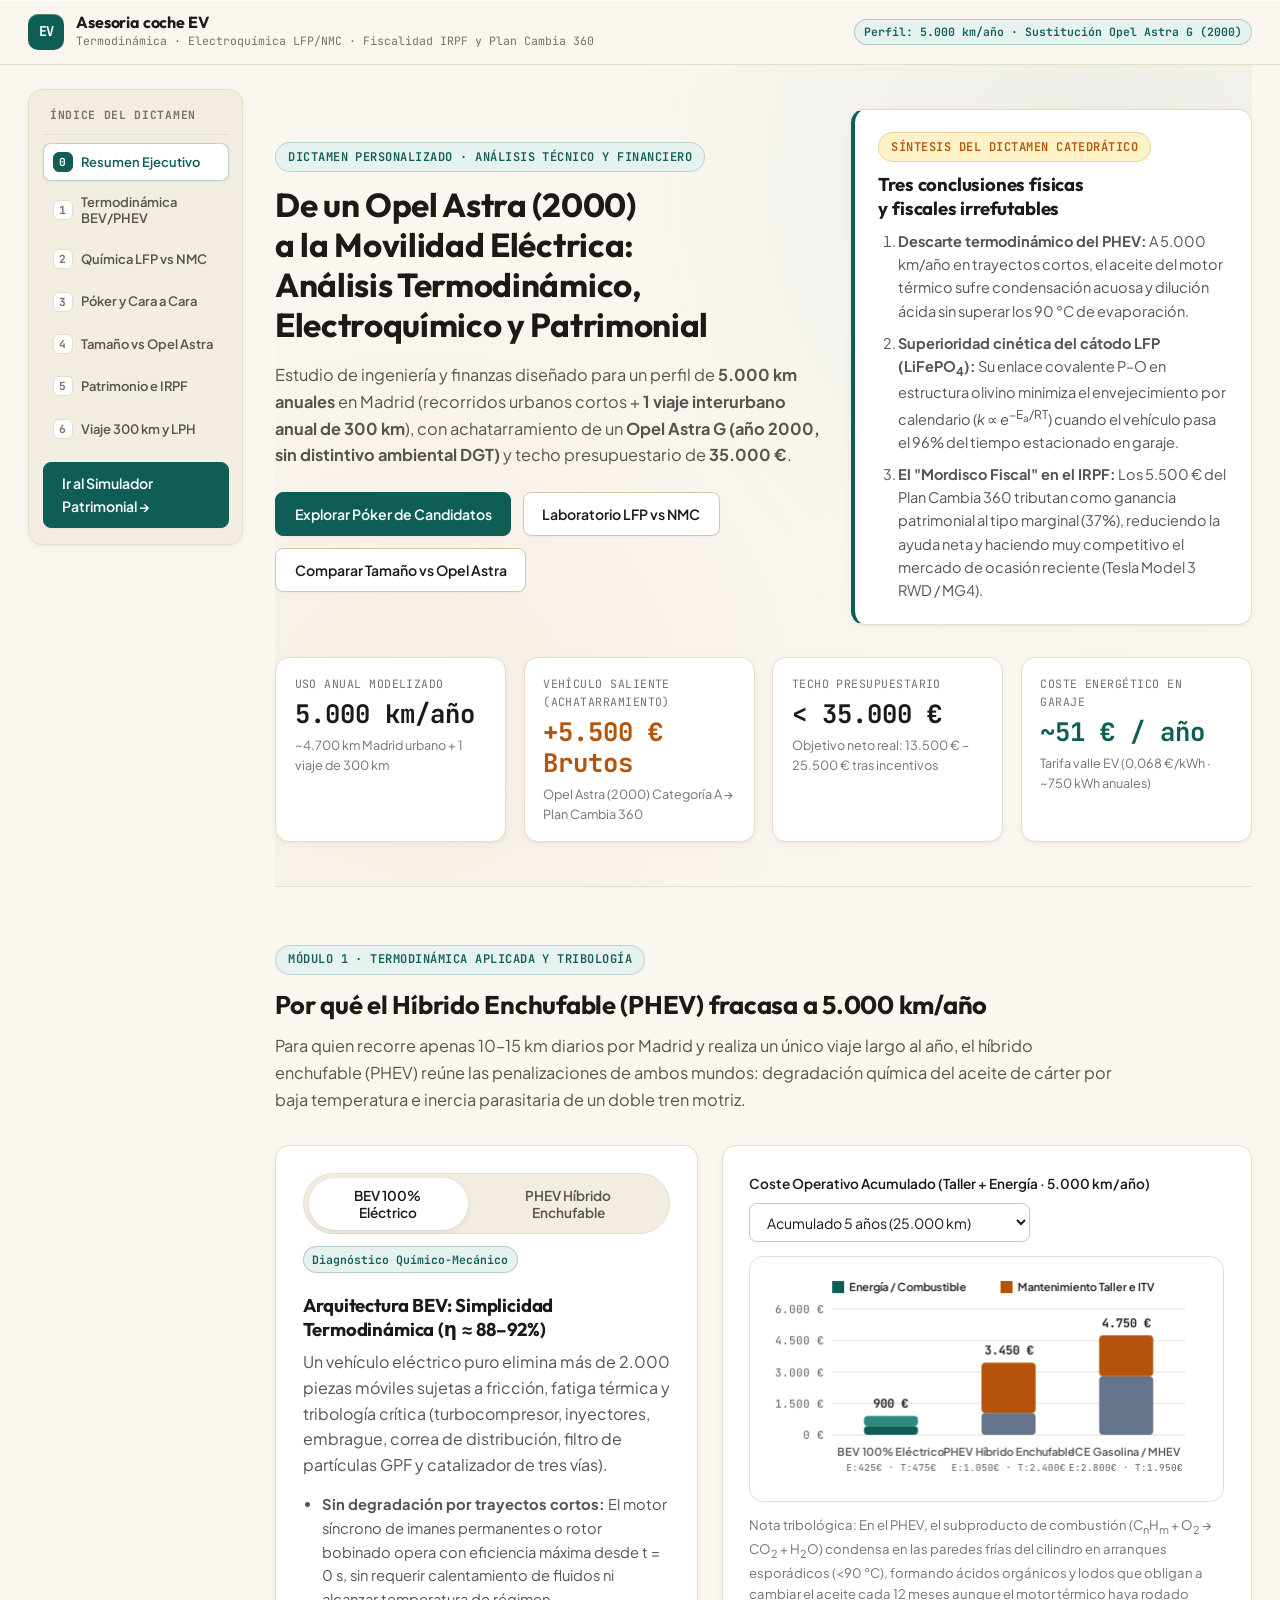
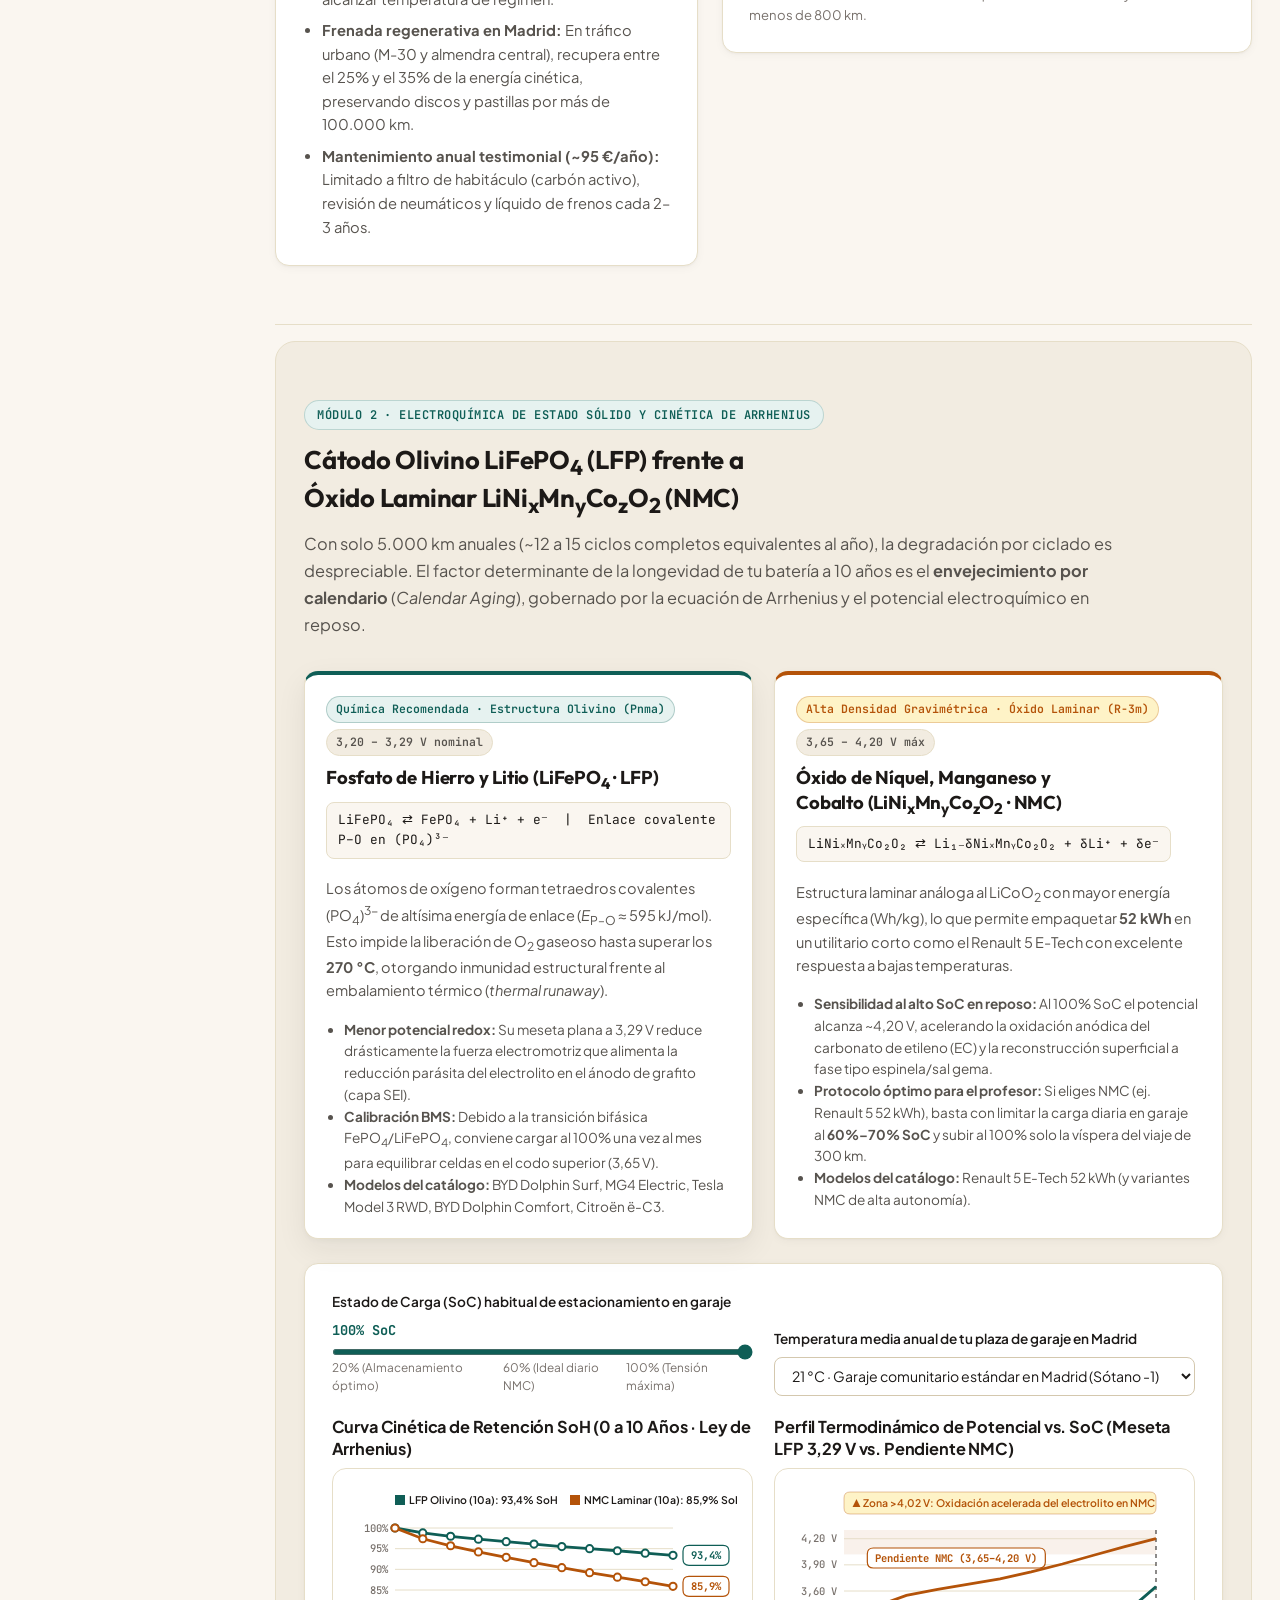
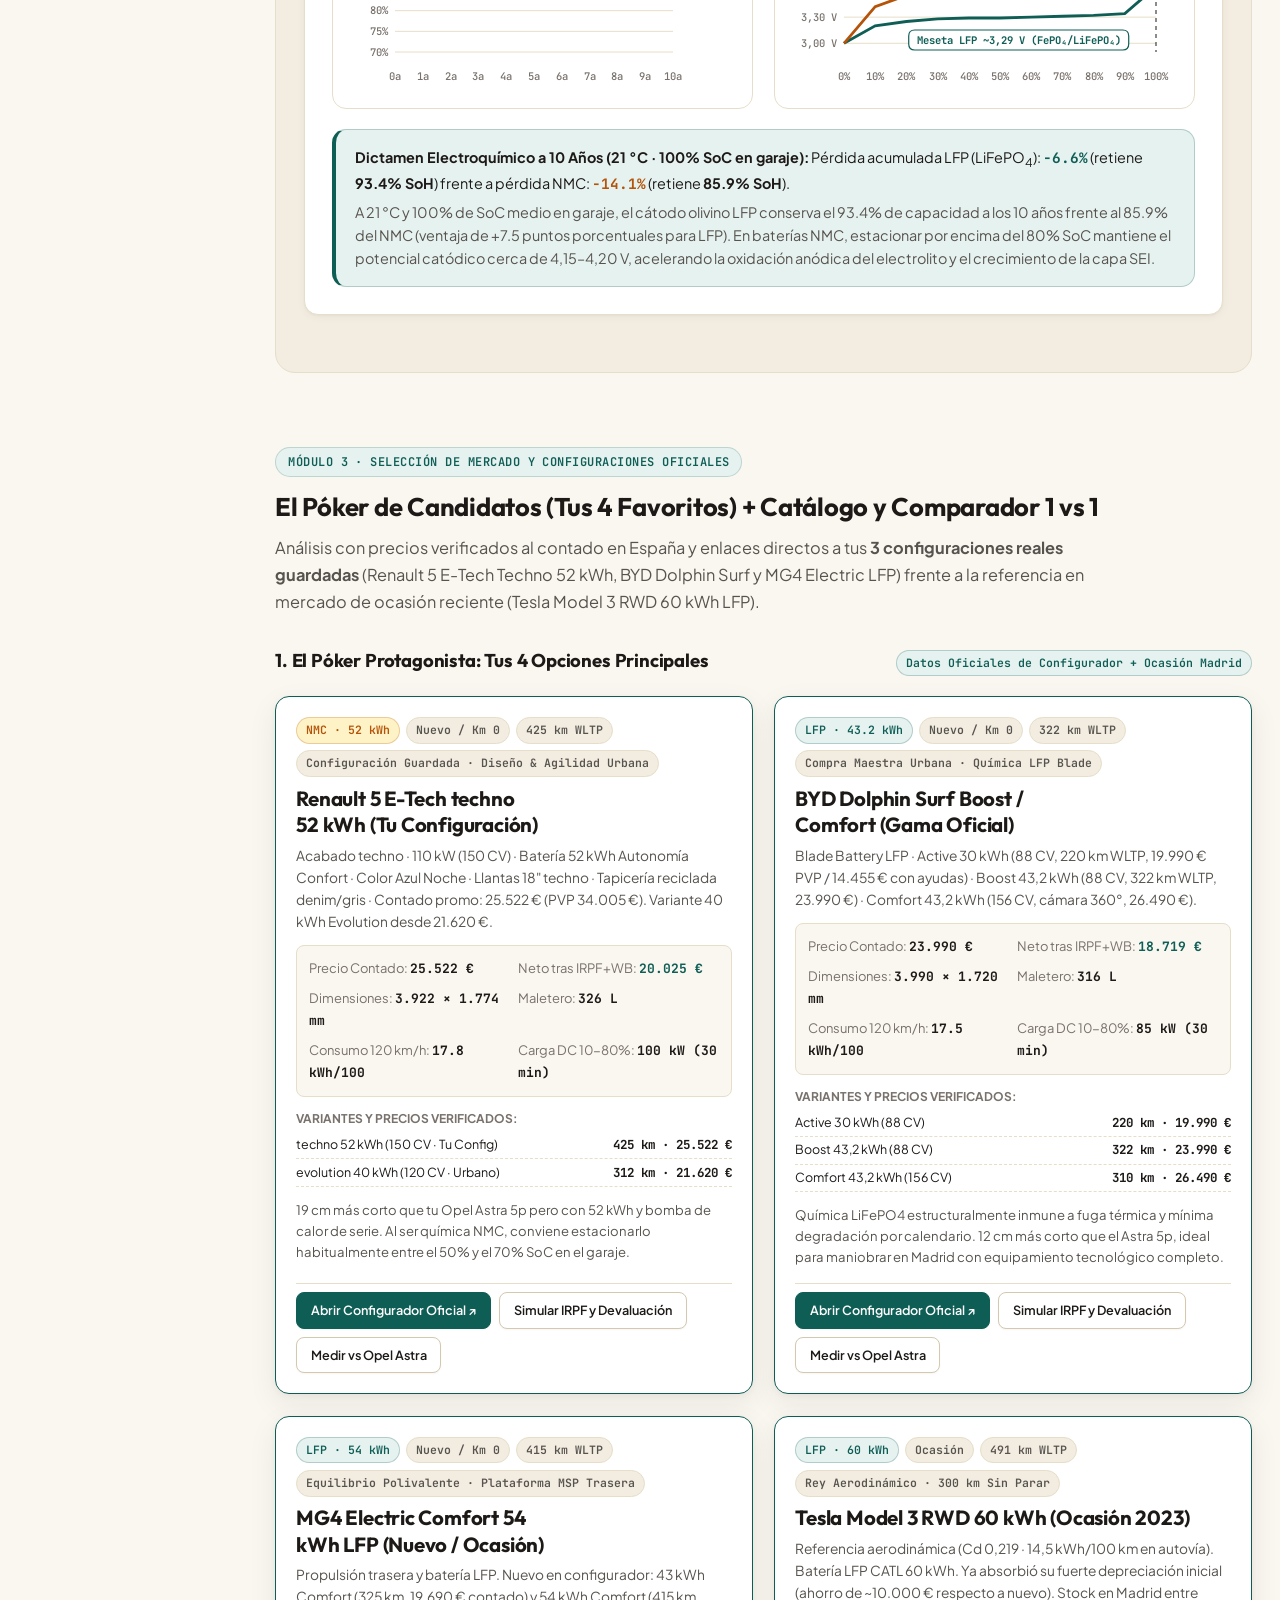
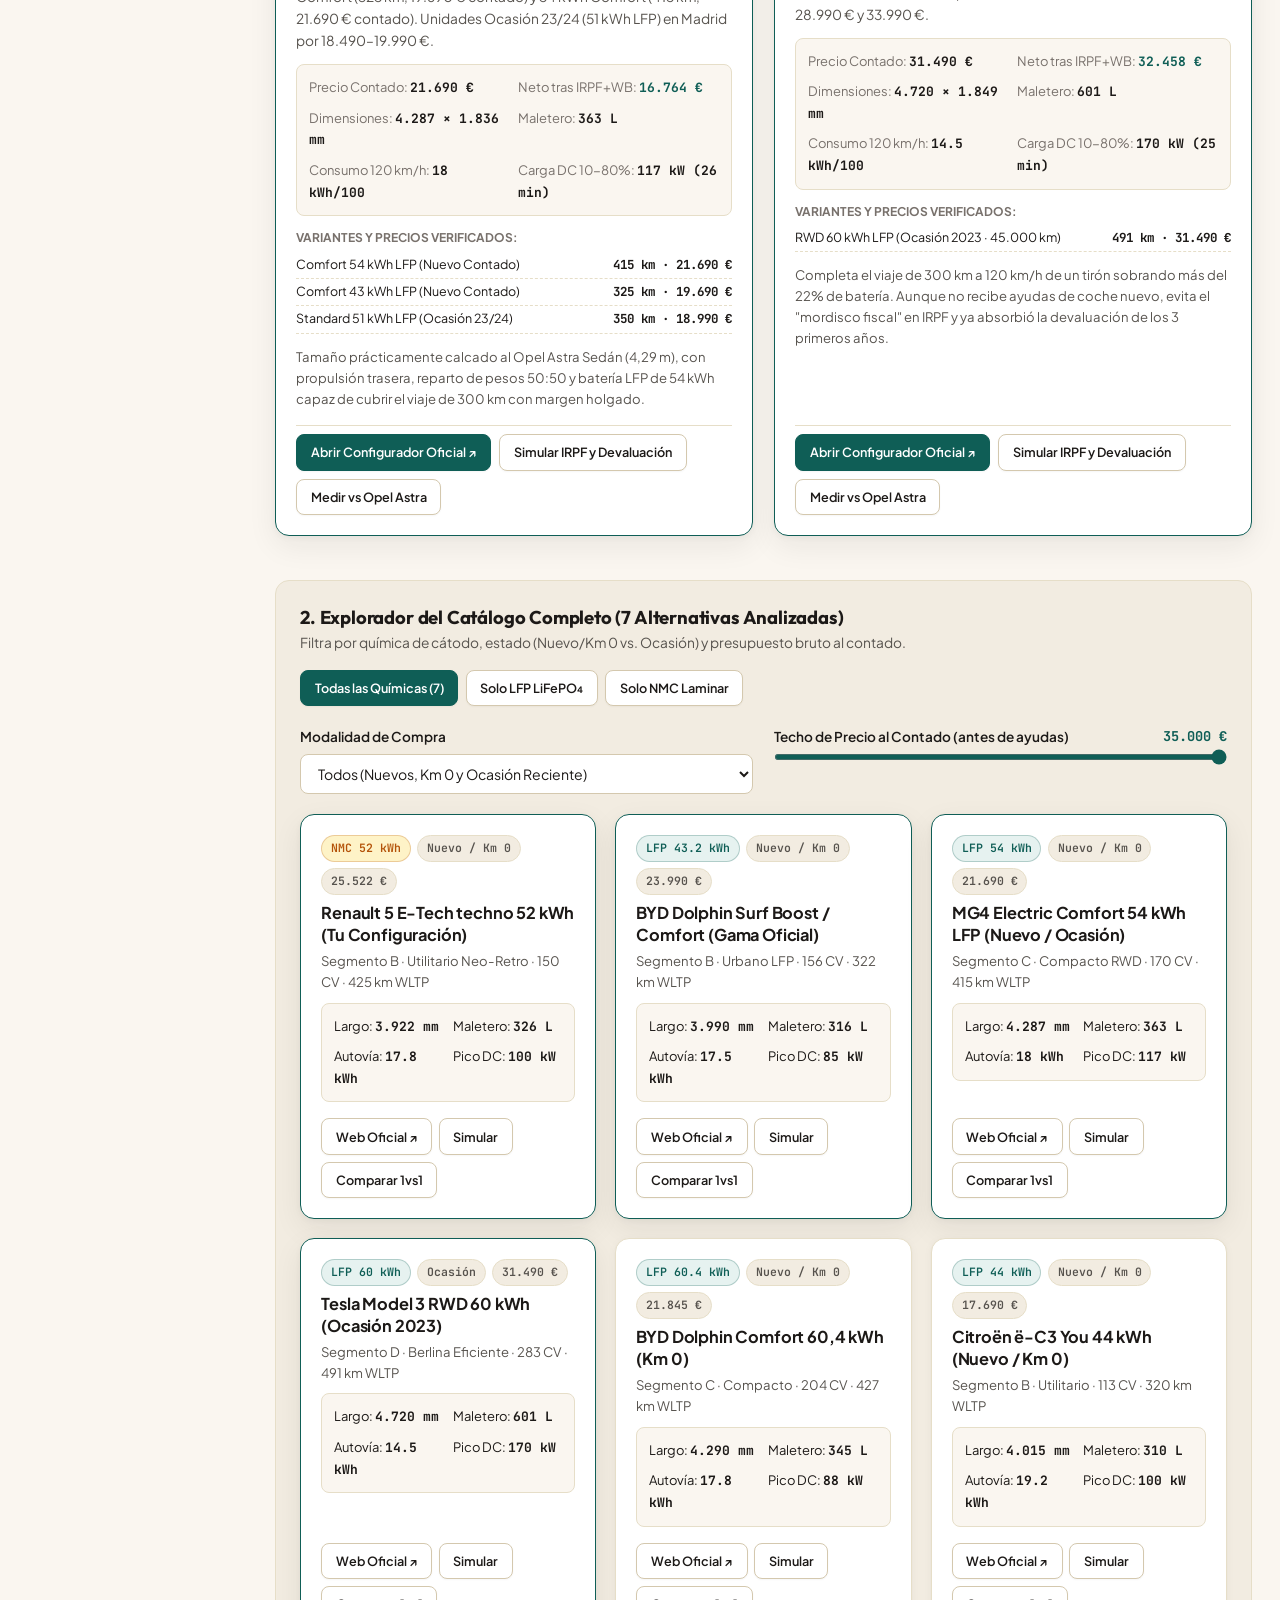
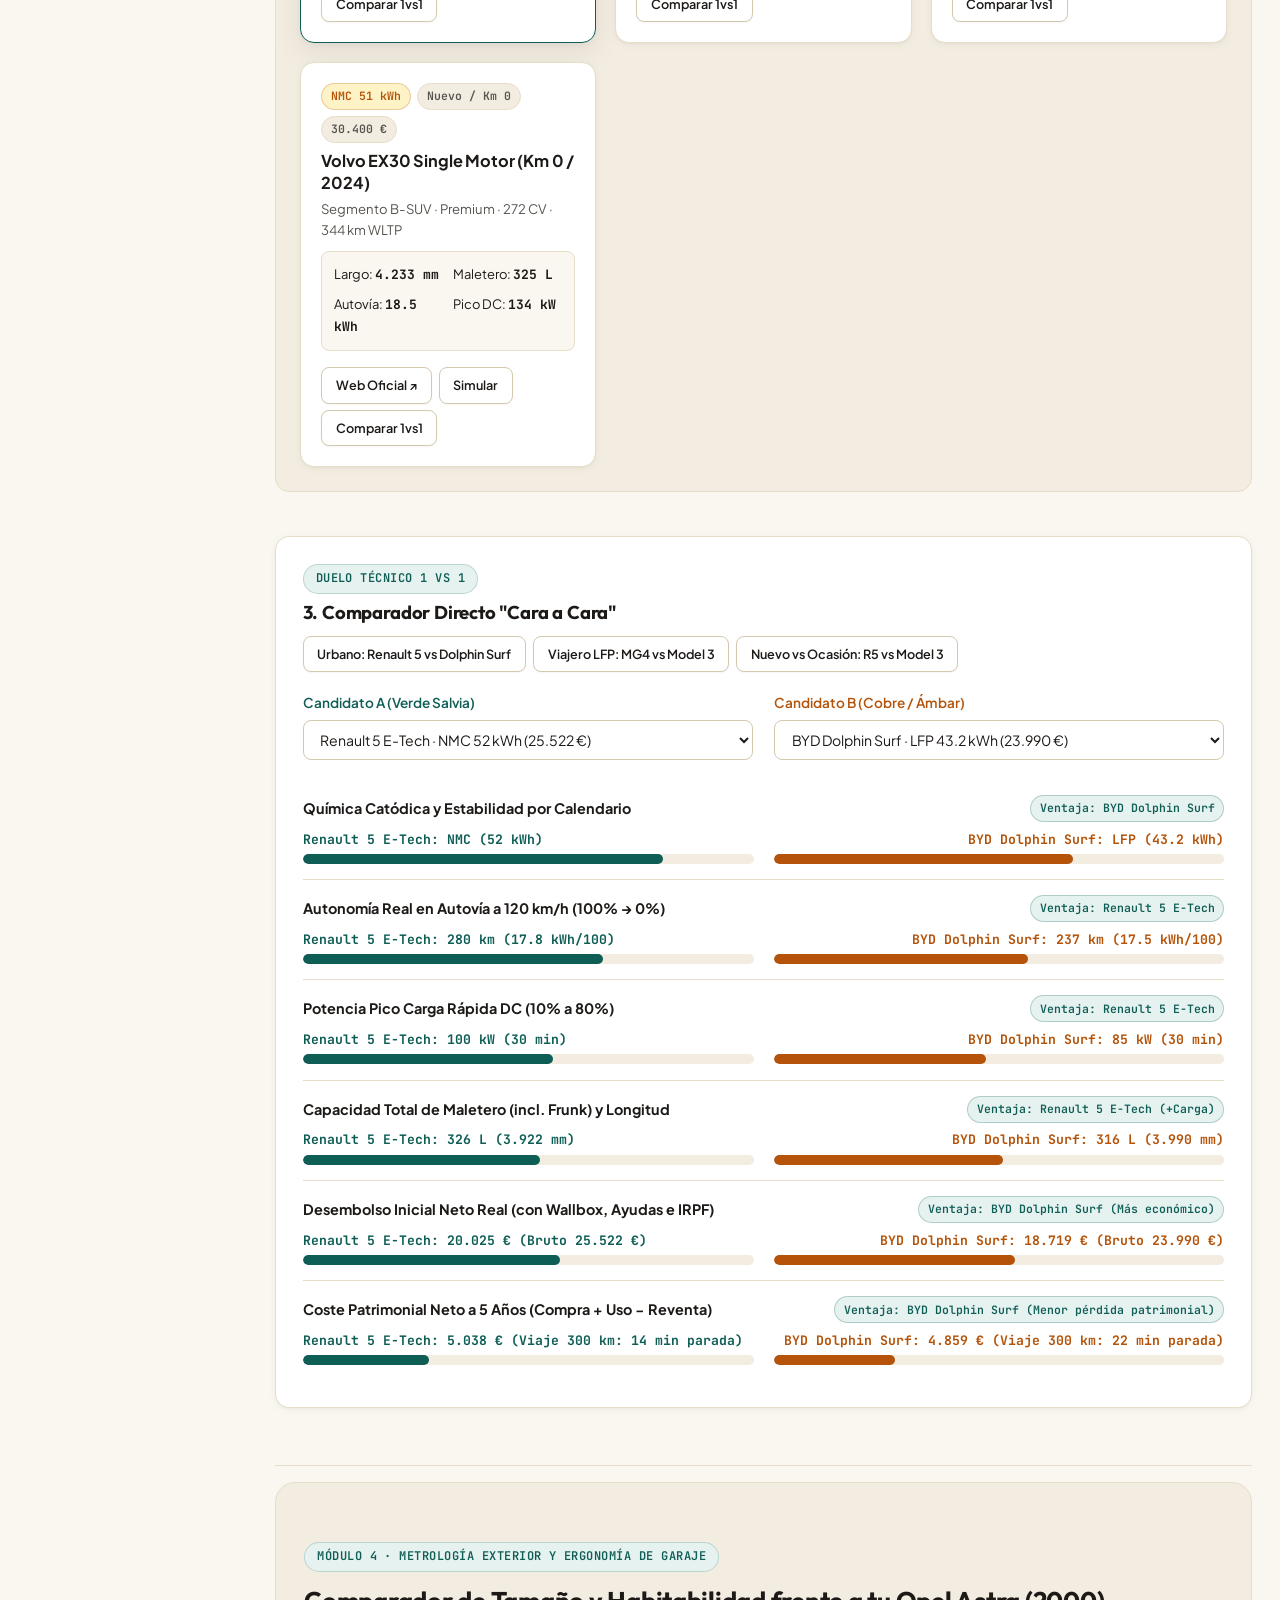
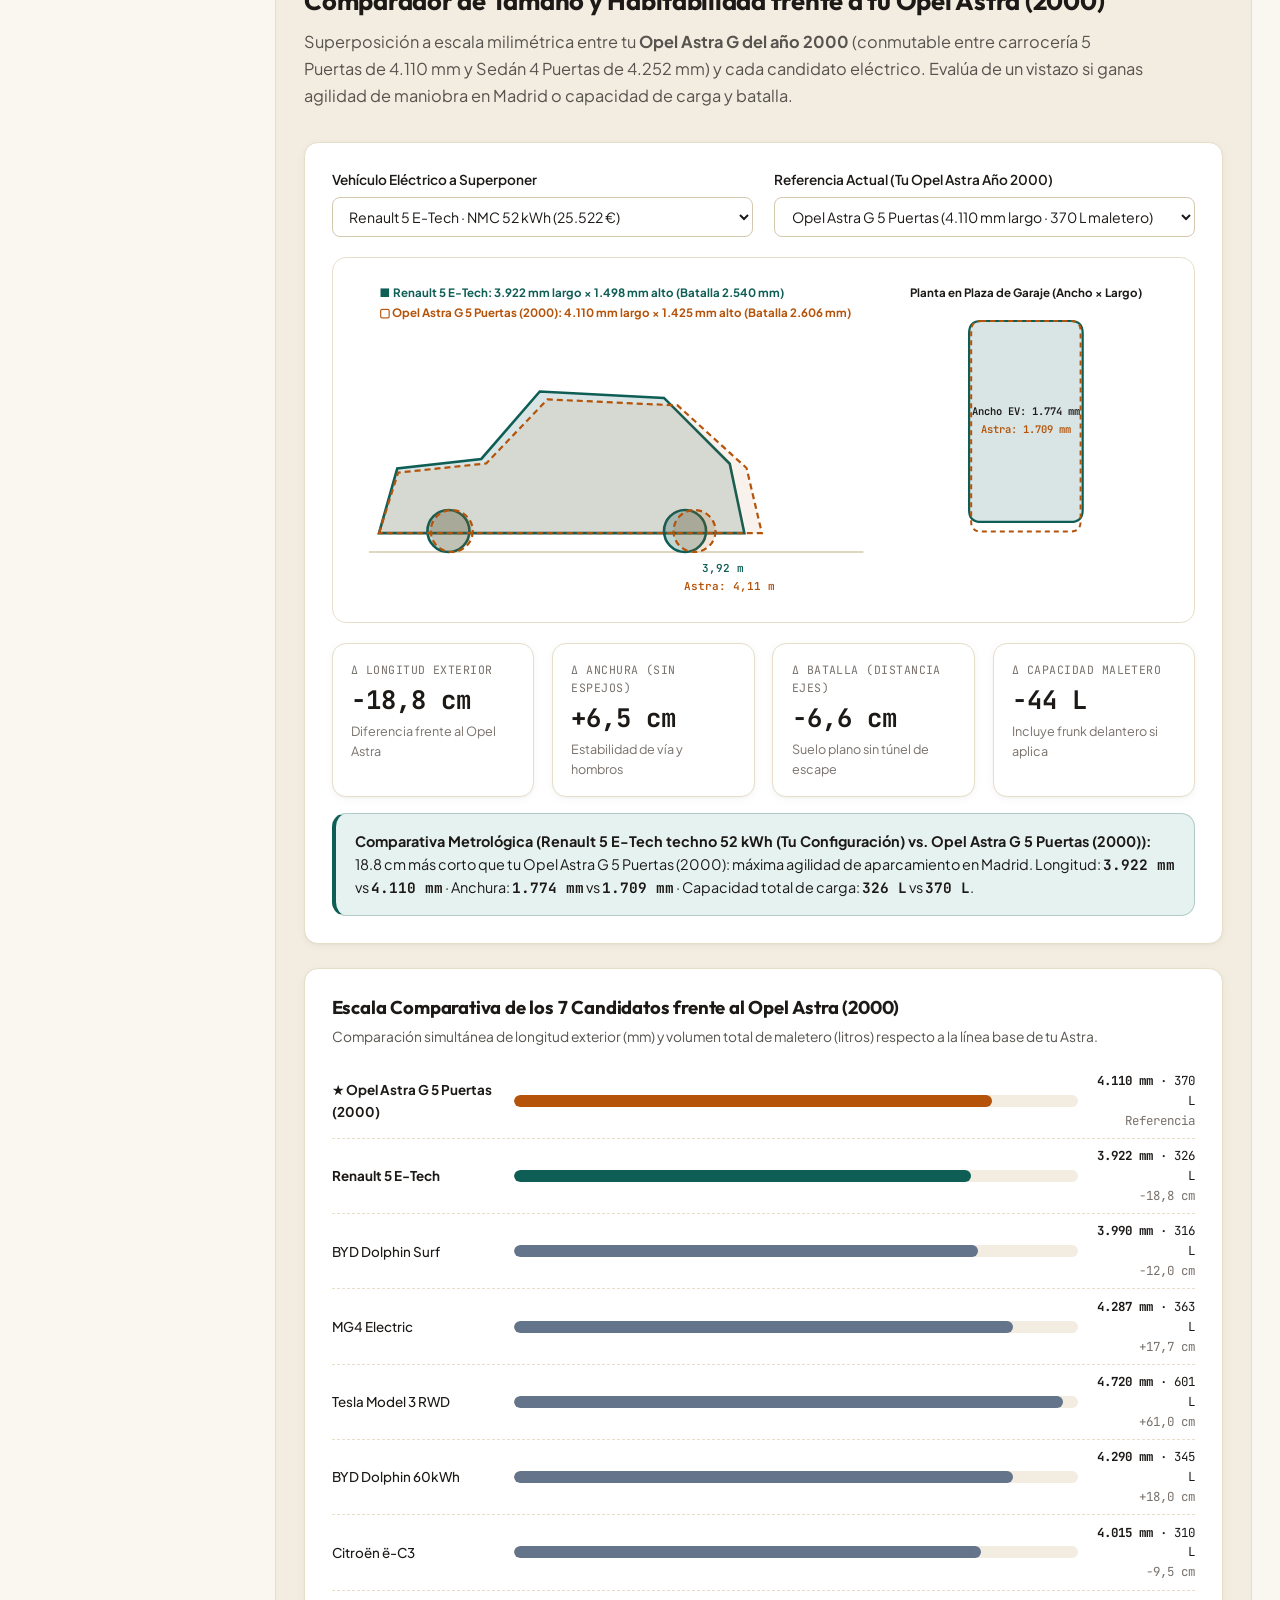
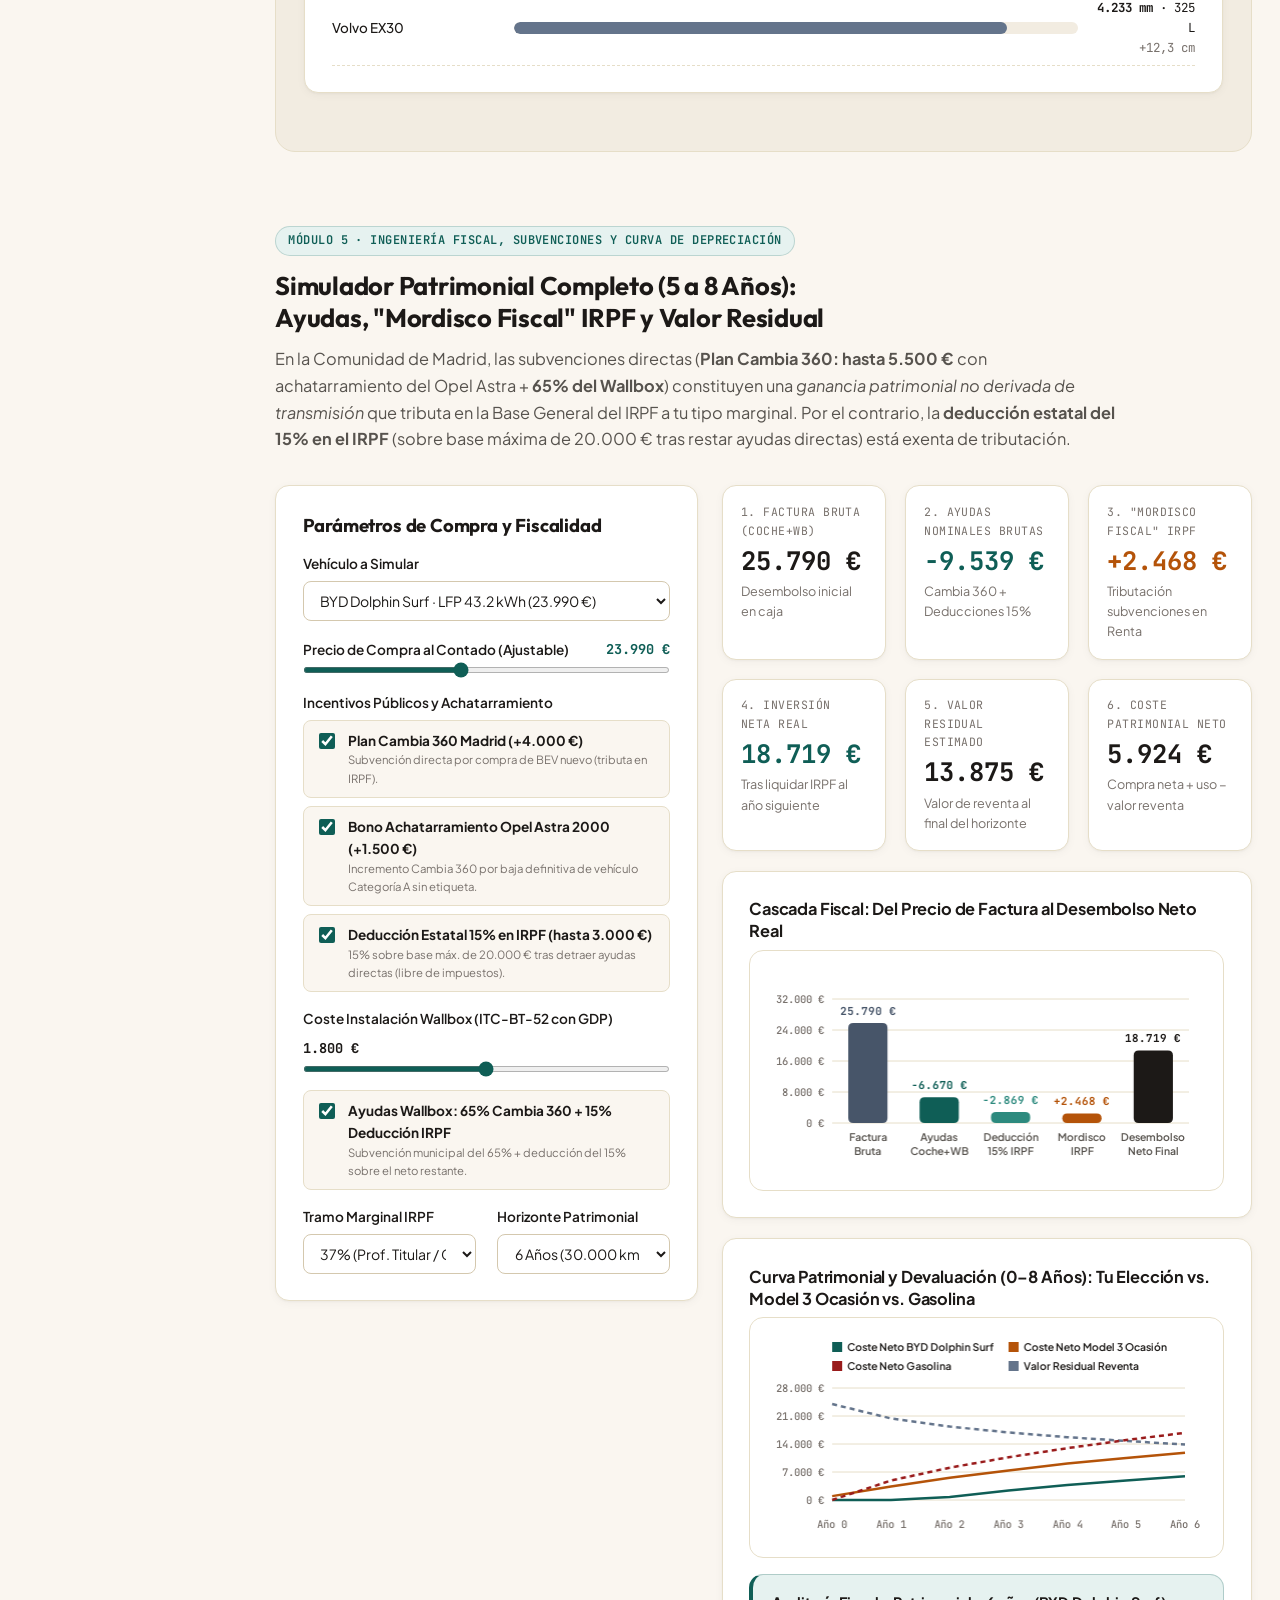
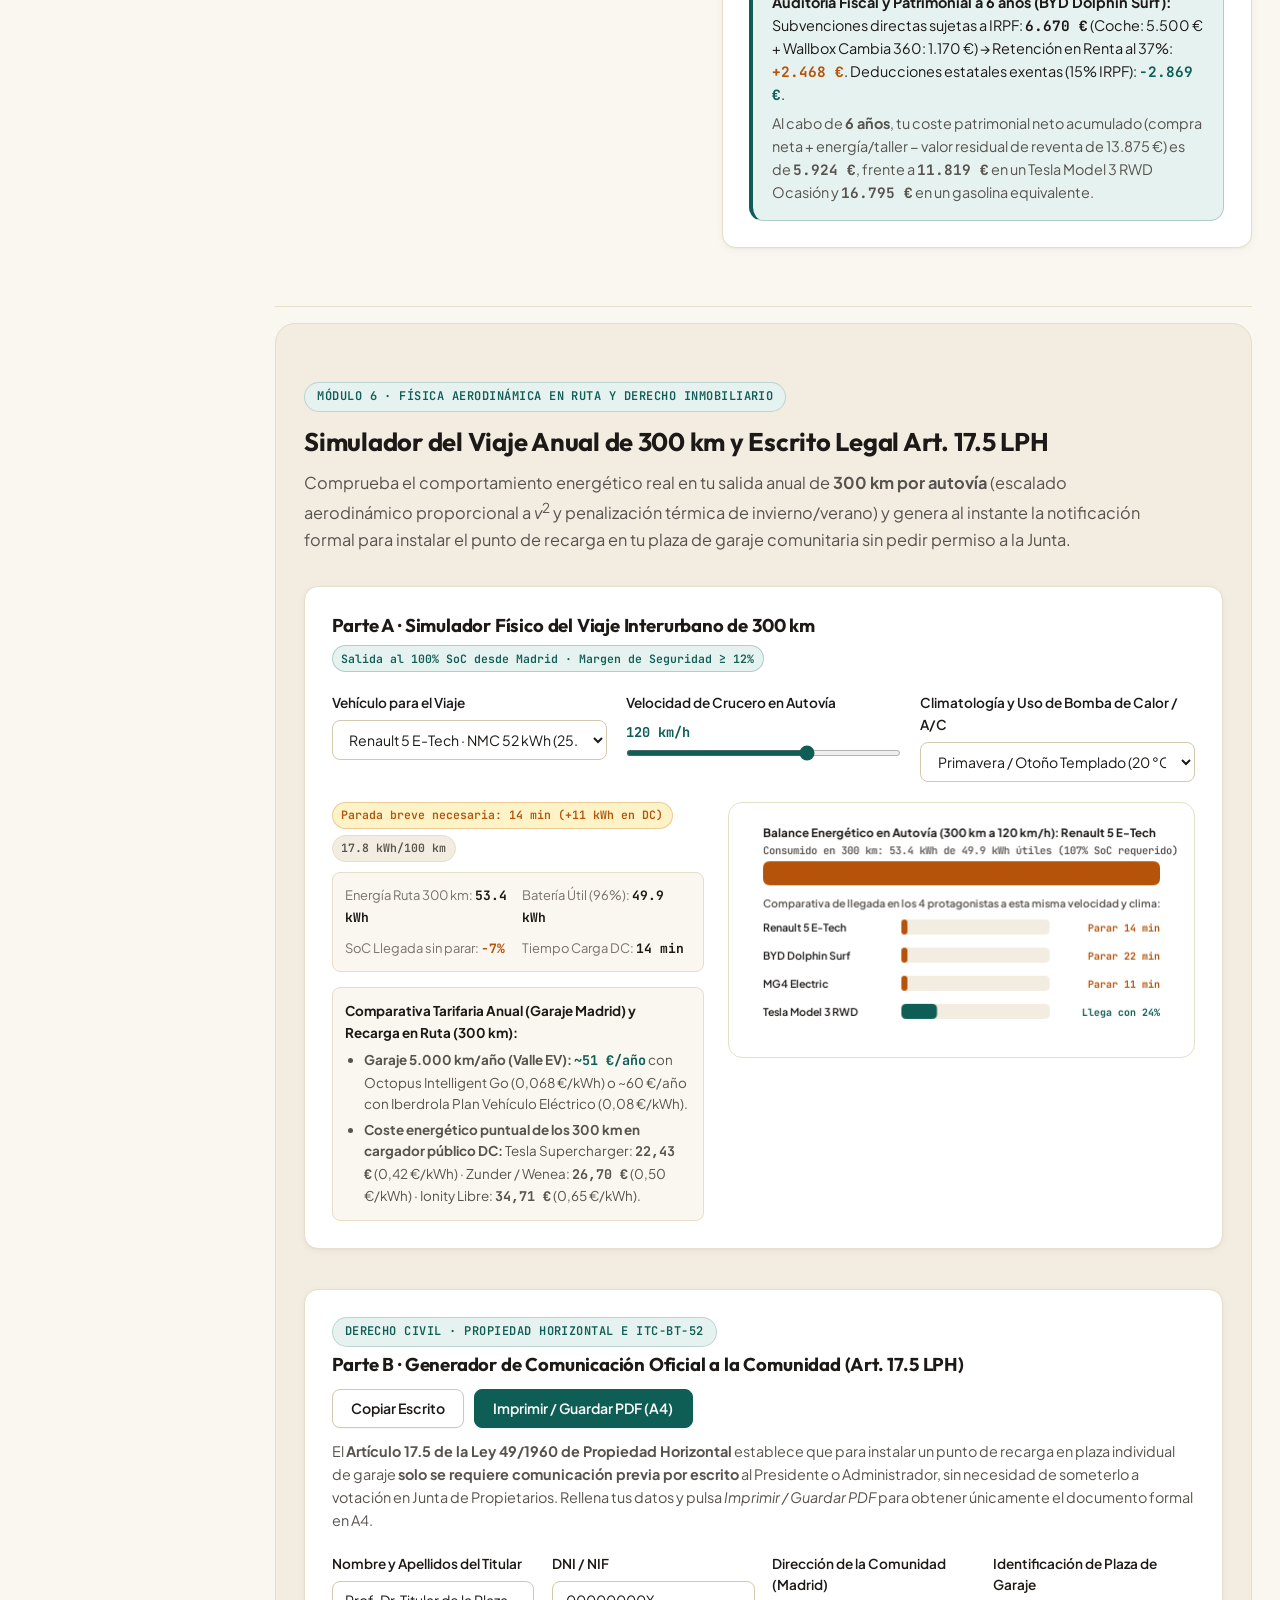
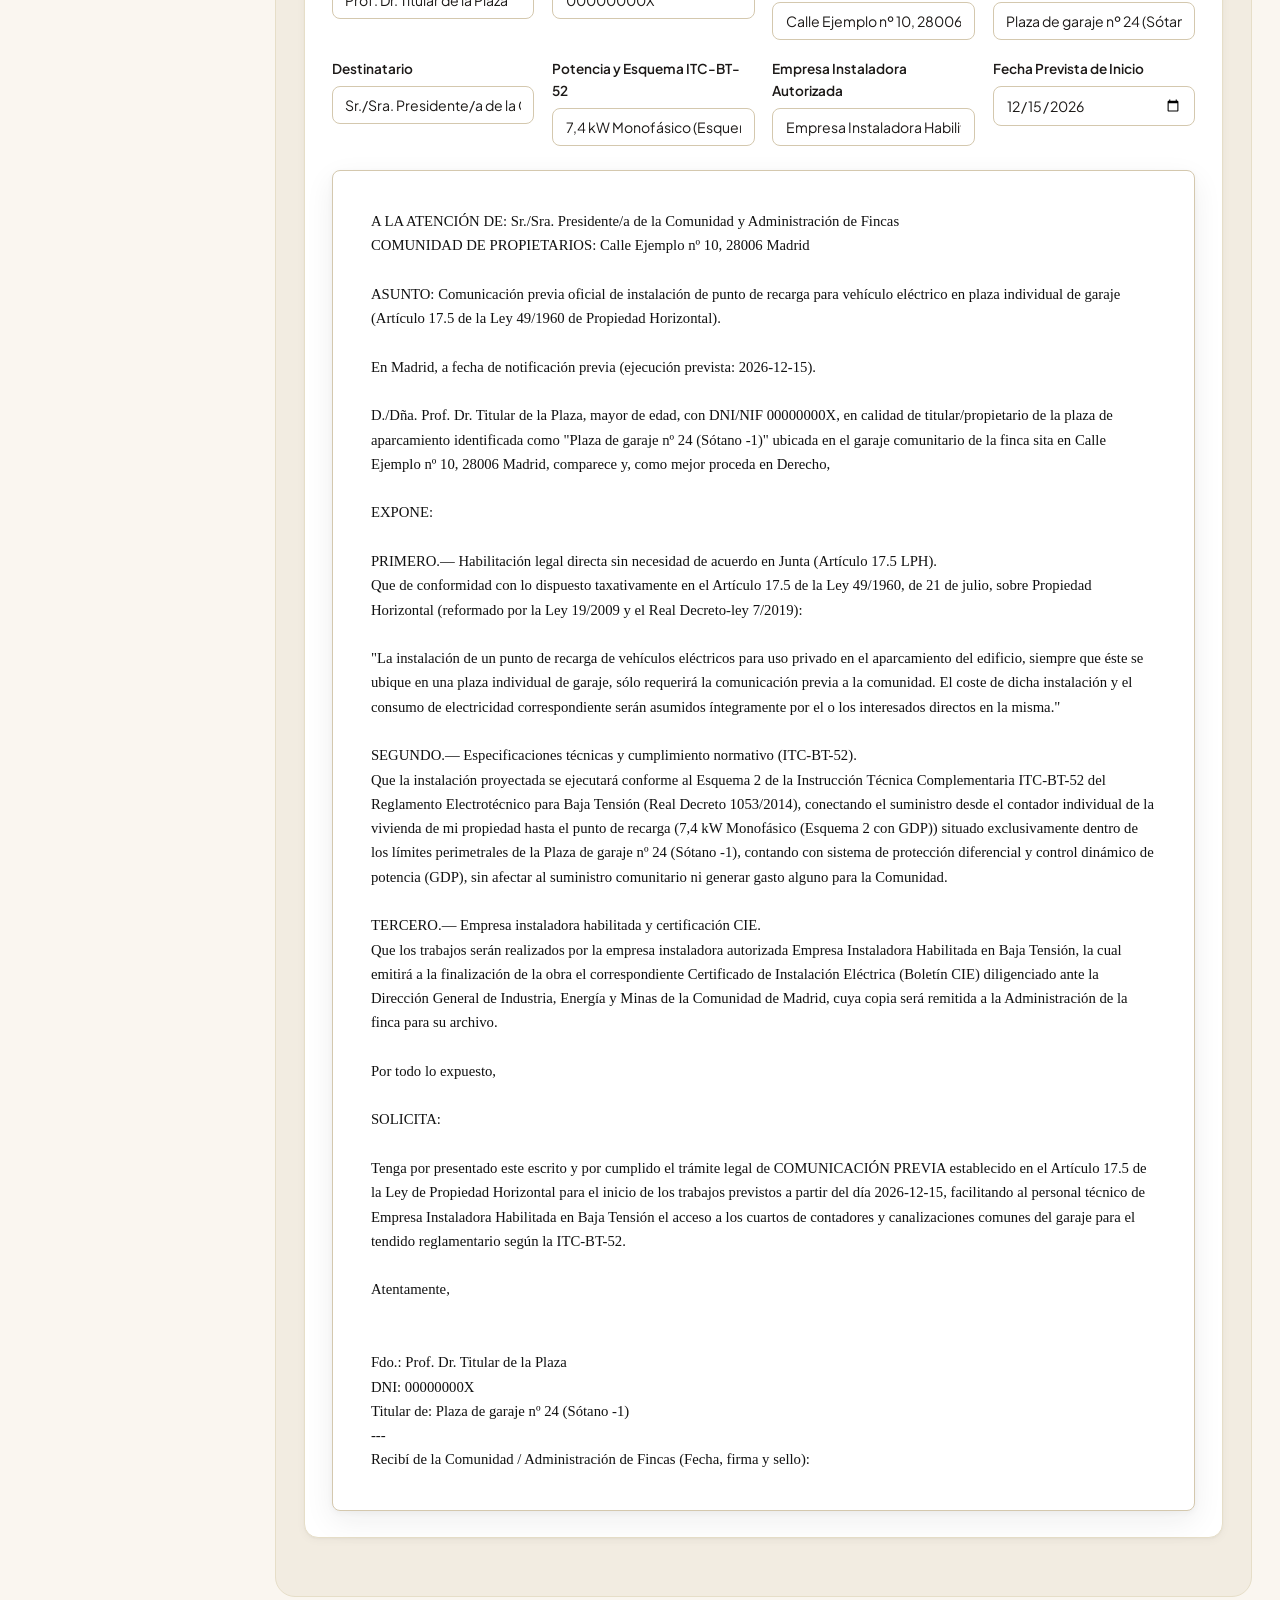
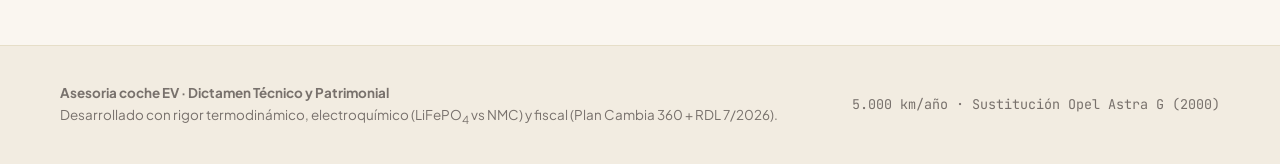
<file: index.html>
<!DOCTYPE html>
<html lang="es">
<head>
  <meta charset="UTF-8" />
  <meta name="viewport" content="width=device-width, initial-scale=1.0" />
  <meta name="theme-color" content="#FAF6F0" />
  <title>Asesoria coche EV</title>
  <link rel="preconnect" href="https://fonts.googleapis.com" />
  <link rel="preconnect" href="https://fonts.gstatic.com" crossorigin />
  <link rel="stylesheet" href="https://fonts.googleapis.com/css2?family=JetBrains+Mono:wght@400;500;600;700&family=Outfit:wght@500;600;700&family=Plus+Jakarta+Sans:wght@400;500;600;700&display=swap" />
  <style>
:root {
  --bg-canvas: #FAF6F0;
  --bg-surface: #F2ECE1;
  --bg-elevated: #FFFFFF;
  --bg-glass: rgba(250, 246, 240, 0.88);
  --ink-primary: #1C1917;
  --ink-secondary: #57534E;
  --ink-muted: #78716C;
  --accent-primary: #0F5E56;
  --accent-primary-soft: #E6F2F0;
  --accent-secondary: #B45309;
  --accent-secondary-soft: #FEF3C7;
  --border-subtle: #E6DEC8;
  --border-strong: #D4C8AE;
  --danger-ink: #991B1B;
  --danger-soft: #FEE2E2;
  --radius-sm: 8px;
  --radius-md: 14px;
  --radius-lg: 20px;
  --radius-pill: 999px;
  --shadow-card: 0 2px 10px rgba(28, 25, 23, 0.04), 0 1px 2px rgba(28, 25, 23, 0.03);
  --shadow-elevated: 0 10px 30px rgba(28, 25, 23, 0.07), 0 2px 6px rgba(28, 25, 23, 0.04);
  --font-display: 'Outfit', 'Plus Jakarta Sans', system-ui, -apple-system, sans-serif;
  --font-sans: 'Plus Jakarta Sans', -apple-system, BlinkMacSystemFont, 'Segoe UI', Roboto, sans-serif;
  --font-mono: 'JetBrains Mono', ui-monospace, SFMono-Regular, Menlo, monospace;
}

*, *::before, *::after {
  box-sizing: border-box;
}

html {
  scroll-behavior: smooth;
  background-color: var(--bg-canvas);
  color: var(--ink-primary);
  font-family: var(--font-sans);
  font-size: 16px;
  line-height: 1.6;
  -webkit-font-smoothing: antialiased;
  -moz-osx-font-smoothing: grayscale;
}

body {
  margin: 0;
  background-color: var(--bg-canvas);
  color: var(--ink-primary);
  overflow-x: hidden;
}

/* Accessibility Skip Link */
.skip-link {
  position: absolute;
  top: -100px;
  left: 1rem;
  z-index: 999;
  background: var(--accent-primary);
  color: #FFFFFF;
  font-family: var(--font-sans);
  font-weight: 700;
  font-size: 0.88rem;
  padding: 0.65rem 1.1rem;
  border-radius: var(--radius-sm);
  text-decoration: none;
  box-shadow: var(--shadow-elevated);
  transition: top 150ms ease;
}

.skip-link:focus-visible {
  top: 0.75rem;
  outline: 2px solid var(--ink-primary);
  outline-offset: 2px;
}

/* Equal left/right content edges */
.wrap {
  max-width: 1240px;
  margin-inline: auto;
  padding-inline: clamp(1.25rem, 3.5vw, 2.5rem);
}

/* Open, geometric display typography (no cramped serif) */
h1, h2, h3, .hero-title, .section-title {
  font-family: var(--font-display);
  font-weight: 700;
  letter-spacing: -0.01em;
  font-optical-sizing: auto;
  color: var(--ink-primary);
  margin-top: 0;
  text-wrap: balance;
}

h1, .hero-title {
  font-size: clamp(1.85rem, 2.6vw, 2.45rem);
  line-height: 1.2;
  margin-bottom: 1rem;
}

h2, .section-title {
  font-size: clamp(1.45rem, 2vw, 1.85rem);
  line-height: 1.25;
  margin-bottom: 0.75rem;
}

h3 {
  font-size: clamp(1.15rem, 1.45vw, 1.38rem);
  line-height: 1.3;
  margin-bottom: 0.5rem;
}

h4 {
  font-family: var(--font-sans);
  font-size: 1.02rem;
  font-weight: 700;
  letter-spacing: -0.01em;
  line-height: 1.35;
  margin: 0 0 0.5rem 0;
  color: var(--ink-primary);
}

p {
  margin-top: 0;
  margin-bottom: 1rem;
  color: var(--ink-secondary);
}

.tabular, .mono {
  font-variant-numeric: tabular-nums;
  font-family: var(--font-mono);
}

.eyebrow {
  display: inline-flex;
  align-items: center;
  gap: 0.5rem;
  font-family: var(--font-mono);
  font-size: 0.75rem;
  font-weight: 600;
  text-transform: uppercase;
  letter-spacing: 0.04em;
  color: var(--accent-primary);
  background: var(--accent-primary-soft);
  border: 1px solid rgba(15, 94, 86, 0.2);
  padding: 0.28rem 0.75rem;
  border-radius: var(--radius-pill);
  margin-bottom: 0.85rem;
}

.eyebrow.amber {
  color: var(--accent-secondary);
  background: var(--accent-secondary-soft);
  border-color: rgba(180, 83, 9, 0.22);
}

/* Static Top Masthead (never sticky, never overlaps scrolled sections) */
.site-header {
  position: relative;
  z-index: 20;
  background: var(--bg-glass);
  backdrop-filter: blur(20px) saturate(180%);
  -webkit-backdrop-filter: blur(20px) saturate(180%);
  border-bottom: 1px solid var(--border-subtle);
  box-shadow: inset 0 1px 0 rgba(255, 255, 255, 0.6);
}

.header-inner {
  max-width: 1400px;
  margin-inline: auto;
  padding-inline: clamp(1rem, 2.2vw, 2rem);
  display: flex;
  align-items: center;
  justify-content: space-between;
  flex-wrap: wrap;
  gap: 1rem;
  min-height: 64px;
  padding-block: 0.55rem;
}

.brand-block {
  display: flex;
  align-items: center;
  gap: 0.75rem;
  text-decoration: none;
  color: var(--ink-primary);
}

.brand-mark {
  width: 36px;
  height: 36px;
  border-radius: 10px;
  background: var(--accent-primary);
  color: #FFFFFF;
  display: grid;
  place-items: center;
  font-family: var(--font-mono);
  font-weight: 700;
  font-size: 0.85rem;
  letter-spacing: -0.03em;
  box-shadow: inset 0 1px 0 rgba(255, 255, 255, 0.25);
  flex-shrink: 0;
}

.brand-title {
  font-family: var(--font-display);
  font-weight: 700;
  font-size: 1rem;
  letter-spacing: -0.01em;
  line-height: 1.2;
}

.brand-sub {
  display: block;
  font-family: var(--font-mono);
  font-size: 0.72rem;
  color: var(--ink-muted);
}

.header-meta {
  display: flex;
  align-items: center;
  gap: 0.75rem;
  flex-wrap: wrap;
}

/* Two-Column Page Shell: Left Sticky Vertical Index + Main Content */
.page-shell {
  max-width: 1400px;
  margin-inline: auto;
  padding-inline: clamp(1rem, 2.2vw, 2rem);
  display: grid;
  grid-template-columns: 215px minmax(0, 1fr);
  gap: 2rem;
  align-items: start;
}

.main-content {
  min-width: 0;
}

.main-content .wrap {
  max-width: 100%;
  padding-inline: 0;
}

.side-index {
  position: sticky;
  top: 1.25rem;
  padding-top: 1.5rem;
}

.side-index-card {
  background: var(--bg-surface);
  border: 1px solid var(--border-subtle);
  border-radius: var(--radius-md);
  padding: 1rem 0.85rem;
  box-shadow: var(--shadow-card);
}

.side-index-title {
  font-family: var(--font-mono);
  font-size: 0.71rem;
  font-weight: 700;
  text-transform: uppercase;
  letter-spacing: 0.06em;
  color: var(--ink-muted);
  padding: 0 0.45rem 0.6rem;
  margin-bottom: 0.5rem;
  border-bottom: 1px solid var(--border-subtle);
}

.side-nav-list {
  display: flex;
  flex-direction: column;
  gap: 0.28rem;
  margin-bottom: 0.85rem;
}

.side-nav-link {
  display: flex;
  align-items: center;
  gap: 0.55rem;
  text-decoration: none;
  color: var(--ink-secondary);
  font-size: 0.81rem;
  font-weight: 600;
  line-height: 1.25;
  padding: 0.5rem 0.55rem;
  border-radius: var(--radius-sm);
  border: 1px solid transparent;
  transition: color 150ms ease, background-color 150ms ease, border-color 150ms ease, transform 90ms ease-out;
  touch-action: manipulation;
  -webkit-tap-highlight-color: transparent;
}

.side-nav-step {
  display: inline-grid;
  place-items: center;
  width: 20px;
  height: 20px;
  border-radius: 6px;
  font-family: var(--font-mono);
  font-size: 0.7rem;
  font-weight: 700;
  background: var(--bg-elevated);
  color: var(--ink-muted);
  border: 1px solid var(--border-subtle);
  flex-shrink: 0;
}

.side-nav-link:hover {
  color: var(--ink-primary);
  background: rgba(255, 255, 255, 0.65);
  border-color: var(--border-subtle);
}

.side-nav-link.is-active {
  background: var(--bg-elevated);
  color: var(--accent-primary);
  border-color: rgba(15, 94, 86, 0.28);
  box-shadow: 0 1px 3px rgba(28, 25, 23, 0.05);
}

.side-nav-link.is-active .side-nav-step {
  background: var(--accent-primary);
  color: #FFFFFF;
  border-color: var(--accent-primary);
}

.side-index-cta {
  width: 100%;
  font-size: 0.79rem;
  padding: 0.55rem 0.75rem;
}

@media (max-width: 1079px) {
  .page-shell {
    grid-template-columns: 1fr;
    gap: 1rem;
  }

  .side-index {
    position: relative;
    top: 0;
    padding-top: 1rem;
  }

  .side-nav-list {
    display: grid;
    grid-template-columns: repeat(auto-fit, minmax(185px, 1fr));
    gap: 0.4rem;
  }

  .side-index-cta {
    display: none;
  }
}

/* Instant response on press & touch ergonomics (apple-design §1) */
.btn-apple, button, .interactive-card, .segmented-btn, a, .chem-card[role="button"] {
  touch-action: manipulation;
  -webkit-tap-highlight-color: transparent;
  transition: transform 90ms ease-out, background-color 180ms ease, border-color 180ms ease, box-shadow 180ms ease;
}

.btn-apple:active, button:active, .segmented-btn:active, .is-pressing {
  transform: scale(0.97);
}

.btn-apple:focus-visible,
button:focus-visible,
.segmented-btn:focus-visible,
a:focus-visible,
.chem-card[role="button"]:focus-visible {
  outline: 2px solid var(--accent-primary);
  outline-offset: 2px;
}

/* Buttons */
.btn-apple {
  display: inline-flex;
  align-items: center;
  justify-content: center;
  gap: 0.45rem;
  font-family: var(--font-sans);
  font-size: 0.88rem;
  font-weight: 600;
  padding: 0.62rem 1.15rem;
  border-radius: var(--radius-sm);
  border: 1px solid var(--border-strong);
  background: var(--bg-elevated);
  color: var(--ink-primary);
  cursor: pointer;
  text-decoration: none;
  box-shadow: 0 1px 2px rgba(28, 25, 23, 0.04);
}

.btn-apple:hover {
  border-color: var(--ink-secondary);
  background: var(--bg-surface);
}

.btn-apple.primary {
  background: var(--accent-primary);
  color: #FFFFFF;
  border-color: var(--accent-primary);
}

.btn-apple.primary:hover {
  background: #0B4B44;
}

.btn-apple.amber {
  background: var(--accent-secondary-soft);
  color: var(--accent-secondary);
  border-color: rgba(180, 83, 9, 0.35);
}

.btn-apple.sm {
  font-size: 0.79rem;
  padding: 0.46rem 0.85rem;
  min-height: 36px;
}

.btn-apple.active, .filter-pill.active {
  background: var(--accent-primary);
  color: #FFFFFF;
  border-color: var(--accent-primary);
}

/* Sections & Cards */
section[id], #versus-car-a {
  scroll-margin-top: 1.5rem;
}

.section-block {
  padding-block: clamp(2.25rem, 4.5vw, 3.75rem);
  border-bottom: 1px solid var(--border-subtle);
}

.section-block.alt-surface {
  background-color: var(--bg-surface);
  padding-inline: clamp(1.15rem, 2.2vw, 1.75rem);
  border-radius: var(--radius-lg);
  border: 1px solid var(--border-subtle);
  margin-block: 1rem;
}

.section-header {
  max-width: 840px;
  margin-bottom: 2rem;
}

.section-lead {
  font-size: 1.02rem;
  color: var(--ink-secondary);
  line-height: 1.65;
}

.card {
  background: var(--bg-elevated);
  border: 1px solid var(--border-subtle);
  border-radius: var(--radius-md);
  padding: clamp(1.15rem, 2.2vw, 1.65rem);
  box-shadow: var(--shadow-card);
  min-width: 0;
}

.card-subtle {
  background: var(--bg-surface);
  border: 1px solid var(--border-subtle);
  border-radius: var(--radius-md);
  padding: clamp(1.1rem, 2vw, 1.5rem);
  min-width: 0;
}

/* Deterministic Grids (2x2 for Protagonists, 3-col for Catalog, 4-col for KPIs) */
.grid-2 {
  display: grid;
  grid-template-columns: repeat(2, minmax(0, 1fr));
  gap: 1.35rem;
}

.grid-3 {
  display: grid;
  grid-template-columns: repeat(3, minmax(0, 1fr));
  gap: 1.2rem;
}

.grid-4 {
  display: grid;
  grid-template-columns: repeat(4, minmax(0, 1fr));
  gap: 1.1rem;
}

.split-asymmetric {
  display: grid;
  grid-template-columns: minmax(0, 1.02fr) minmax(0, 1.28fr);
  gap: 1.5rem;
  align-items: start;
}

@media (max-width: 1180px) {
  .grid-4 {
    grid-template-columns: repeat(2, minmax(0, 1fr));
  }
}

@media (max-width: 960px) {
  .split-asymmetric {
    grid-template-columns: 1fr;
  }
  .grid-3 {
    grid-template-columns: repeat(2, minmax(0, 1fr));
  }
}

@media (max-width: 820px) {
  .grid-2 {
    grid-template-columns: 1fr;
  }
}

@media (max-width: 640px) {
  .grid-3, .grid-4 {
    grid-template-columns: 1fr;
  }
}

/* Hero Section */
.hero-section {
  padding-block: clamp(1.75rem, 3.5vw, 2.75rem);
  border-bottom: 1px solid var(--border-subtle);
  background: radial-gradient(circle at 85% 15%, rgba(15, 94, 86, 0.06), transparent 45%),
              radial-gradient(circle at 15% 80%, rgba(180, 83, 9, 0.05), transparent 45%),
              var(--bg-canvas);
}

.hero-grid {
  display: grid;
  grid-template-columns: minmax(0, 1.3fr) minmax(0, 0.95fr);
  gap: 1.75rem;
  align-items: center;
  margin-bottom: 2rem;
}

@media (max-width: 900px) {
  .hero-grid {
    grid-template-columns: 1fr;
  }
}

.hero-thesis-box {
  background: var(--bg-elevated);
  border: 1px solid var(--border-subtle);
  border-left: 4px solid var(--accent-primary);
  border-radius: var(--radius-md);
  padding: 1.35rem 1.45rem;
  box-shadow: var(--shadow-card);
}

.kpi-card {
  background: var(--bg-elevated);
  border: 1px solid var(--border-subtle);
  border-radius: var(--radius-md);
  padding: 1.05rem 1.15rem;
  box-shadow: var(--shadow-card);
  min-width: 0;
}

.kpi-label {
  font-family: var(--font-mono);
  font-size: 0.72rem;
  text-transform: uppercase;
  letter-spacing: 0.04em;
  color: var(--ink-muted);
  margin-bottom: 0.35rem;
}

.kpi-value {
  font-family: var(--font-mono);
  font-variant-numeric: tabular-nums;
  font-size: clamp(1.25rem, 2vw, 1.65rem);
  font-weight: 700;
  color: var(--ink-primary);
  line-height: 1.2;
}

.kpi-value.sage {
  color: var(--accent-primary);
}

.kpi-value.amber {
  color: var(--accent-secondary);
}

.kpi-sub {
  font-size: 0.79rem;
  color: var(--ink-muted);
  margin-top: 0.3rem;
}

/* Segmented Control with Spring Pill Indicator */
.segmented-control {
  position: relative;
  display: inline-flex;
  align-items: center;
  background: var(--bg-surface);
  border: 1px solid var(--border-subtle);
  border-radius: var(--radius-pill);
  padding: 4px;
  gap: 4px;
}

.spring-pill-indicator {
  position: absolute;
  top: 4px;
  bottom: 4px;
  left: 4px;
  width: calc(50% - 4px);
  background: var(--bg-elevated);
  border-radius: var(--radius-pill);
  box-shadow: 0 2px 6px rgba(28, 25, 23, 0.08), 0 1px 1px rgba(28, 25, 23, 0.04);
  z-index: 1;
  pointer-events: none;
  will-change: transform, width;
}

.segmented-btn {
  position: relative;
  z-index: 2;
  background: transparent;
  border: none;
  padding: 0.55rem 1.1rem;
  border-radius: var(--radius-pill);
  font-family: var(--font-sans);
  font-size: 0.85rem;
  font-weight: 600;
  color: var(--ink-secondary);
  cursor: pointer;
}

.segmented-btn.active {
  color: var(--ink-primary);
}

/* Form Controls */
.control-group {
  margin-bottom: 1.15rem;
  min-width: 0;
}

.control-label {
  display: flex;
  justify-content: space-between;
  align-items: center;
  flex-wrap: wrap;
  gap: 0.5rem;
  font-size: 0.85rem;
  font-weight: 600;
  color: var(--ink-primary);
  margin-bottom: 0.4rem;
}

select, input[type="text"], input[type="date"], input[type="number"] {
  width: 100%;
  max-width: 100%;
  font-family: var(--font-sans);
  font-size: 0.88rem;
  color: var(--ink-primary);
  background-color: var(--bg-elevated);
  border: 1px solid var(--border-strong);
  border-radius: var(--radius-sm);
  padding: 0.56rem 0.8rem;
  transition: border-color 150ms ease, box-shadow 150ms ease;
}

#tco-mode-select {
  width: auto;
  min-width: 265px;
  padding-right: 2.2rem;
}

select:focus-visible,
input[type="text"]:focus-visible,
input[type="date"]:focus-visible,
input[type="number"]:focus-visible,
input[type="range"]:focus-visible,
input[type="checkbox"]:focus-visible {
  outline: 2px solid var(--accent-primary);
  outline-offset: 2px;
  border-color: var(--accent-primary);
  box-shadow: 0 0 0 3px rgba(15, 94, 86, 0.14);
}

input[type="range"] {
  display: block;
  width: 100%;
  max-width: 100%;
  margin: 0;
  accent-color: var(--accent-primary);
  cursor: pointer;
  height: 6px;
  border-radius: 999px;
}

.checkbox-row {
  display: flex;
  align-items: flex-start;
  gap: 0.65rem;
  padding: 0.55rem 0.7rem;
  border-radius: var(--radius-sm);
  background: var(--bg-canvas);
  border: 1px solid var(--border-subtle);
  margin-bottom: 0.55rem;
  cursor: pointer;
  font-size: 0.85rem;
  color: var(--ink-primary);
}

.checkbox-row input[type="checkbox"] {
  margin-top: 0.2rem;
  accent-color: var(--accent-primary);
  width: 16px;
  height: 16px;
  cursor: pointer;
  flex-shrink: 0;
}

/* Canvases & Chart Cards */
.canvas-card {
  display: flex;
  flex-direction: column;
  min-width: 0;
}

.canvas-card h4 {
  min-height: 2.75rem;
  display: flex;
  align-items: flex-end;
  margin-bottom: 0.5rem;
}

.canvas-wrapper {
  position: relative;
  width: 100%;
  background: var(--bg-elevated);
  border: 1px solid var(--border-subtle);
  border-radius: var(--radius-md);
  padding: 0.9rem;
}

canvas {
  display: block;
  width: 100%;
  height: auto;
}

/* Chemistry Cards & Formula Box */
.chem-card {
  background: var(--bg-elevated);
  border: 1px solid var(--border-subtle);
  border-radius: var(--radius-md);
  padding: 1.3rem;
  position: relative;
  cursor: pointer;
  min-width: 0;
}

.chem-card.lfp-card {
  border-top: 4px solid var(--accent-primary);
}

.chem-card.nmc-card {
  border-top: 4px solid var(--accent-secondary);
}

.chem-formula {
  font-family: var(--font-mono);
  font-size: 0.8rem;
  background: var(--bg-canvas);
  border: 1px solid var(--border-subtle);
  padding: 0.42rem 0.7rem;
  border-radius: var(--radius-sm);
  display: inline-block;
  margin-bottom: 0.75rem;
  color: var(--ink-primary);
  max-width: 100%;
  overflow-x: auto;
}

.verdict-banner {
  background: var(--accent-primary-soft);
  border: 1px solid rgba(15, 94, 86, 0.25);
  border-left: 4px solid var(--accent-primary);
  border-radius: var(--radius-md);
  padding: 1rem 1.2rem;
  color: var(--ink-primary);
  font-size: 0.9rem;
  margin-top: 1.25rem;
}

.warning-banner {
  background: var(--accent-secondary-soft);
  border: 1px solid rgba(180, 83, 9, 0.3);
  border-left: 4px solid var(--accent-secondary);
  border-radius: var(--radius-sm);
  padding: 0.85rem 1rem;
  color: #78350F;
  font-size: 0.85rem;
  margin-bottom: 1rem;
}

/* Protagonist & Catalog Cards */
.vehicle-card {
  background: var(--bg-elevated);
  border: 1px solid var(--border-subtle);
  border-radius: var(--radius-md);
  padding: 1.25rem;
  display: flex;
  flex-direction: column;
  justify-content: space-between;
  gap: 1rem;
  box-shadow: var(--shadow-card);
  min-width: 0;
}

.vehicle-card.protagonist {
  border: 1.5px solid var(--accent-primary);
  box-shadow: var(--shadow-elevated);
}

.badge-row {
  display: flex;
  flex-wrap: wrap;
  gap: 0.4rem;
  align-items: center;
}

.tag {
  font-family: var(--font-mono);
  font-size: 0.72rem;
  font-weight: 600;
  padding: 0.2rem 0.55rem;
  border-radius: var(--radius-pill);
  background: var(--bg-surface);
  color: var(--ink-secondary);
  border: 1px solid var(--border-subtle);
}

.tag.lfp {
  background: var(--accent-primary-soft);
  color: var(--accent-primary);
  border-color: rgba(15, 94, 86, 0.25);
}

.tag.nmc {
  background: var(--accent-secondary-soft);
  color: var(--accent-secondary);
  border-color: rgba(180, 83, 9, 0.25);
}

.spec-grid-mini {
  display: grid;
  grid-template-columns: repeat(2, minmax(0, 1fr));
  gap: 0.55rem;
  background: var(--bg-canvas);
  border: 1px solid var(--border-subtle);
  border-radius: var(--radius-sm);
  padding: 0.75rem;
  font-size: 0.81rem;
}

/* Redesigned Versus Table & Bars (Zero Text/Badge Collision) */
.vs-metric-row {
  padding: 0.95rem 0;
  border-bottom: 1px solid var(--border-subtle);
}

.vs-metric-row:last-child {
  border-bottom: none;
}

.vs-metric-top {
  display: flex;
  justify-content: space-between;
  align-items: center;
  gap: 0.75rem;
  flex-wrap: wrap;
  margin-bottom: 0.55rem;
}

.vs-metric-title {
  font-weight: 700;
  font-size: 0.9rem;
  color: var(--ink-primary);
}

.vs-winner-badge {
  flex-shrink: 0;
  white-space: nowrap;
}

.vs-metric-cols {
  display: grid;
  grid-template-columns: repeat(2, minmax(0, 1fr));
  gap: 1.25rem;
  align-items: end;
}

.vs-col {
  min-width: 0;
}

.vs-val-label {
  font-family: var(--font-mono);
  font-variant-numeric: tabular-nums;
  font-size: 0.82rem;
  font-weight: 700;
  margin-bottom: 0.35rem;
  line-height: 1.35;
}

.vs-val-label.car-a {
  color: var(--accent-primary);
}

.vs-val-label.car-b {
  color: var(--accent-secondary);
  text-align: right;
}

@media (max-width: 720px) {
  .vs-metric-cols {
    grid-template-columns: 1fr;
    gap: 0.65rem;
  }
  .vs-val-label.car-b {
    text-align: left;
  }
}

.vs-bar-track {
  height: 10px;
  background: var(--bg-surface);
  border-radius: var(--radius-pill);
  overflow: hidden;
}

.vs-bar-fill {
  height: 100%;
  background: var(--accent-primary);
  border-radius: var(--radius-pill);
  transition: width 350ms cubic-bezier(0.22, 1, 0.36, 1);
}

.vs-bar-fill.car-b {
  background: var(--accent-secondary);
}

/* Multi-car Dimension Bars */
.dim-bar-item {
  display: grid;
  grid-template-columns: 170px 1fr 105px;
  align-items: center;
  gap: 0.75rem;
  padding: 0.45rem 0;
  border-bottom: 1px dashed var(--border-subtle);
  font-size: 0.84rem;
}

@media (max-width: 640px) {
  .dim-bar-item {
    grid-template-columns: 1fr;
    gap: 0.25rem;
  }
}

.dim-bar-track {
  height: 12px;
  background: var(--bg-surface);
  border-radius: var(--radius-pill);
  position: relative;
  overflow: hidden;
}

.dim-bar-fill {
  height: 100%;
  background: var(--accent-primary);
  border-radius: var(--radius-pill);
}

/* Legal Document Sheet (Art. 17.5 LPH) */
.lph-sheet {
  background: #FFFFFF;
  color: #111111;
  border: 1px solid var(--border-strong);
  border-radius: var(--radius-sm);
  padding: clamp(1.5rem, 3vw, 2.5rem);
  font-family: Georgia, 'Times New Roman', serif;
  font-size: 0.92rem;
  line-height: 1.65;
  white-space: pre-wrap;
  box-shadow: var(--shadow-elevated);
}

/* Footer */
.site-footer {
  padding-block: 2.25rem;
  margin-top: 2rem;
  background: var(--bg-surface);
  border-top: 1px solid var(--border-subtle);
  font-size: 0.84rem;
  color: var(--ink-muted);
}

/* Reduced motion & reduced transparency (apple-design §14) */
@media (prefers-reduced-motion: reduce) {
  *, *::before, *::after {
    animation-duration: 0.01ms !important;
    transition-duration: 120ms !important;
    scroll-behavior: auto !important;
  }
}

@media (prefers-reduced-transparency: reduce) {
  .site-header {
    background: #FAF6F0 !important;
    backdrop-filter: none !important;
  }
}

/* Print Isolation for Art. 17.5 LPH Official Notification */
@media print {
  @page {
    size: A4 portrait;
    margin: 20mm;
  }

  html, body {
    background: #FFFFFF !important;
    color: #000000 !important;
    font-size: 11.5pt;
  }

  .skip-link,
  .site-header,
  .side-index,
  .hero-section,
  #mod-termodinamica,
  #mod-quimica,
  #mod-catalogo,
  #mod-dimensiones,
  #mod-patrimonio,
  .no-print,
  .site-footer {
    display: none !important;
  }

  .page-shell,
  .main-content {
    display: block !important;
    max-width: 100% !important;
    padding: 0 !important;
    margin: 0 !important;
  }

  #mod-logistica {
    padding: 0 !important;
    margin: 0 !important;
    border: none !important;
    background: #FFFFFF !important;
  }

  #lph-print-sheet {
    display: block !important;
    border: none !important;
    box-shadow: none !important;
    padding: 0 !important;
    margin: 0 !important;
    width: 100% !important;
    font-family: Georgia, 'Times New Roman', serif !important;
    font-size: 11.5pt !important;
    line-height: 1.6 !important;
    color: #000000 !important;
    white-space: pre-wrap !important;
  }
}

  </style>
</head>
<body>
  <a href="#hero" class="skip-link">Saltar al contenido principal</a>

  <!-- Cabecera Superior Estática (No fija al hacer scroll) -->
  <header class="site-header no-print">
    <div class="header-inner">
      <a href="#hero" class="brand-block">
        <div class="brand-mark">EV</div>
        <div>
          <div class="brand-title">Asesoria coche EV</div>
          <span class="brand-sub">Termodinámica · Electroquímica LFP/NMC · Fiscalidad IRPF y Plan Cambia 360</span>
        </div>
      </a>
      <div class="header-meta">
        <span class="tag lfp tabular">Perfil: 5.000 km/año · Sustitución Opel Astra G (2000)</span>
      </div>
    </div>
  </header>

  <div class="page-shell">
    <!-- Índice Lateral Vertical Sticky (Columna Izquierda) -->
    <aside class="side-index no-print" aria-label="Índice de secciones">
      <div class="side-index-card">
        <div class="side-index-title">ÍNDICE DEL DICTAMEN</div>
        <nav class="side-nav-list" aria-label="Navegación por módulos del informe">
          <a href="#hero" class="side-nav-link is-active" data-section="hero">
            <span class="side-nav-step">0</span>
            <span>Resumen Ejecutivo</span>
          </a>
          <a href="#mod-termodinamica" class="side-nav-link" data-section="mod-termodinamica">
            <span class="side-nav-step">1</span>
            <span>Termodinámica BEV/PHEV</span>
          </a>
          <a href="#mod-quimica" class="side-nav-link" data-section="mod-quimica">
            <span class="side-nav-step">2</span>
            <span>Química LFP vs NMC</span>
          </a>
          <a href="#mod-catalogo" class="side-nav-link" data-section="mod-catalogo">
            <span class="side-nav-step">3</span>
            <span>Póker y Cara a Cara</span>
          </a>
          <a href="#mod-dimensiones" class="side-nav-link" data-section="mod-dimensiones">
            <span class="side-nav-step">4</span>
            <span>Tamaño vs Opel Astra</span>
          </a>
          <a href="#mod-patrimonio" class="side-nav-link" data-section="mod-patrimonio">
            <span class="side-nav-step">5</span>
            <span>Patrimonio e IRPF</span>
          </a>
          <a href="#mod-logistica" class="side-nav-link" data-section="mod-logistica">
            <span class="side-nav-step">6</span>
            <span>Viaje 300 km y LPH</span>
          </a>
        </nav>
        <a href="#mod-patrimonio" class="btn-apple primary side-index-cta">Ir al Simulador Patrimonial →</a>
      </div>
    </aside>

    <!-- Columna Principal de Contenido -->
    <main class="main-content">
      <!-- HERO EJECUTIVO -->
      <section id="hero" class="hero-section no-print">
        <div class="wrap">
          <div class="hero-grid">
            <div>
              <span class="eyebrow">Dictamen Personalizado · Análisis Técnico y Financiero</span>
              <h1 class="hero-title">De un Opel Astra (2000) a la Movilidad Eléctrica: Análisis Termodinámico, Electroquímico y Patrimonial</h1>
              <p class="section-lead">
                Estudio de ingeniería y finanzas diseñado para un perfil de <strong>5.000 km anuales</strong> en Madrid
                (recorridos urbanos cortos + <strong>1 viaje interurbano anual de 300 km</strong>), con achatarramiento de un
                <strong>Opel Astra G (año 2000, sin distintivo ambiental DGT)</strong> y techo presupuestario de <strong>35.000 €</strong>.
              </p>
              <div style="display: flex; flex-wrap: wrap; gap: 0.75rem; margin-top: 1.4rem;">
                <a href="#mod-catalogo" class="btn-apple primary">Explorar Póker de Candidatos</a>
                <a href="#mod-quimica" class="btn-apple">Laboratorio LFP vs NMC</a>
                <a href="#mod-dimensiones" class="btn-apple">Comparar Tamaño vs Opel Astra</a>
              </div>
            </div>

            <div class="hero-thesis-box">
              <div class="eyebrow amber" style="margin-bottom: 0.6rem;">Síntesis del Dictamen Catedrático</div>
              <h3 style="margin-bottom: 0.6rem;">Tres conclusiones físicas y fiscales irrefutables</h3>
              <ol style="margin: 0; padding-left: 1.2rem; color: var(--ink-secondary); font-size: 0.91rem; display: grid; gap: 0.55rem;">
                <li>
                  <strong>Descarte termodinámico del PHEV:</strong> A 5.000 km/año en trayectos cortos, el aceite del motor térmico sufre condensación acuosa y dilución ácida sin superar los 90 °C de evaporación.
                </li>
                <li>
                  <strong>Superioridad cinética del cátodo LFP (LiFePO<sub>4</sub>):</strong> Su enlace covalente P–O en estructura olivino minimiza el envejecimiento por calendario (<i>k</i> ∝ <i>e</i><sup>−E<sub>a</sub>/RT</sup>) cuando el vehículo pasa el 96% del tiempo estacionado en garaje.
                </li>
                <li>
                  <strong>El "Mordisco Fiscal" en el IRPF:</strong> Los 5.500 € del Plan Cambia 360 tributan como ganancia patrimonial al tipo marginal (37%), reduciendo la ayuda neta y haciendo muy competitivo el mercado de ocasión reciente (Tesla Model 3 RWD / MG4).
                </li>
              </ol>
            </div>
          </div>

          <div class="grid-4">
            <div class="kpi-card">
              <div class="kpi-label">Uso Anual Modelizado</div>
              <div class="kpi-value tabular">5.000 km/año</div>
              <div class="kpi-sub">~4.700 km Madrid urbano + 1 viaje de 300 km</div>
            </div>
            <div class="kpi-card">
              <div class="kpi-label">Vehículo saliente (Achatarramiento)</div>
              <div class="kpi-value amber tabular">+5.500 € Brutos</div>
              <div class="kpi-sub">Opel Astra (2000) Categoría A → Plan Cambia 360</div>
            </div>
            <div class="kpi-card">
              <div class="kpi-label">Techo Presupuestario</div>
              <div class="kpi-value tabular">&lt; 35.000 €</div>
              <div class="kpi-sub">Objetivo neto real: 13.500 € – 25.500 € tras incentivos</div>
            </div>
            <div class="kpi-card">
              <div class="kpi-label">Coste Energético en Garaje</div>
              <div class="kpi-value sage tabular">~51 € / año</div>
              <div class="kpi-sub">Tarifa valle EV (0,068 €/kWh · ~750 kWh anuales)</div>
            </div>
          </div>
        </div>
      </section>

      <!-- MÓDULO 1: TERMODINÁMICA Y MECÁNICA (BEV vs PHEV) -->
      <section id="mod-termodinamica" class="section-block no-print">
        <div class="wrap">
          <div class="section-header">
            <span class="eyebrow">Módulo 1 · Termodinámica Aplicada y Tribología</span>
            <h2 class="section-title">Por qué el Híbrido Enchufable (PHEV) fracasa a 5.000 km/año</h2>
            <p class="section-lead">
              Para quien recorre apenas 10–15 km diarios por Madrid y realiza un único viaje largo al año, el híbrido enchufable (PHEV) reúne las penalizaciones de ambos mundos: degradación química del aceite de cárter por baja temperatura e inercia parasitaria de un doble tren motriz.
            </p>
          </div>

          <div class="split-asymmetric">
            <div class="card">
              <div style="display: flex; justify-content: space-between; align-items: center; flex-wrap: wrap; gap: 0.75rem; margin-bottom: 1.25rem;">
                <div class="segmented-control" role="tablist" aria-label="Selector de arquitectura motriz">
                  <div id="tech-pill" class="spring-pill-indicator"></div>
                  <button type="button" id="tab-bev" class="segmented-btn active" role="tab" aria-selected="true" aria-controls="tech-detail-panel" data-tech="bev">
                    BEV 100% Eléctrico
                  </button>
                  <button type="button" id="tab-phev" class="segmented-btn" role="tab" aria-selected="false" aria-controls="tech-detail-panel" data-tech="phev">
                    PHEV Híbrido Enchufable
                  </button>
                </div>
                <span class="tag lfp">Diagnóstico Químico-Mecánico</span>
              </div>

              <div id="tech-detail-panel" role="tabpanel" aria-labelledby="tab-bev">
                <h3>Arquitectura BEV: Simplicidad Termodinámica (η ≈ 88–92%)</h3>
                <p>
                  Un vehículo eléctrico puro elimina más de 2.000 piezas móviles sujetas a fricción, fatiga térmica y tribología crítica (turbocompresor, inyectores, embrague, correa de distribución, filtro de partículas GPF y catalizador de tres vías).
                </p>
                <ul style="color: var(--ink-secondary); font-size: 0.92rem; padding-left: 1.2rem; display: grid; gap: 0.5rem;">
                  <li><strong>Sin degradación por trayectos cortos:</strong> El motor síncrono de imanes permanentes opera con eficiencia máxima desde <i>t</i> = 0 s, sin requerir calentamiento de fluidos.</li>
                  <li><strong>Frenada regenerativa:</strong> En tráfico denso de Madrid (M-30 / almendra central), recupera entre el 25% y el 35% de la energía cinética, preservando discos y pastillas por más de 100.000 km.</li>
                  <li><strong>Mantenimiento anual testimonial (~95 €/año):</strong> Limitado a filtro de habitáculo (carbón activo), revisión de neumáticos y líquido de frenos cada 2–3 años.</li>
                </ul>
              </div>
            </div>

            <div class="card">
              <div class="control-label" style="margin-bottom: 0.85rem;">
                <span>Coste Operativo Acumulado (Taller + Energía · 5.000 km/año)</span>
                <select id="tco-mode-select" aria-label="Horizonte de cálculo TCO">
                  <option value="5years" selected>Acumulado 5 años (25.000 km)</option>
                  <option value="8years">Acumulado 8 años (40.000 km)</option>
                  <option value="annual">Promedio Anual (5.000 km/año)</option>
                </select>
              </div>
              <div class="canvas-wrapper">
                <canvas id="tco-canvas" width="620" height="300" role="img" aria-label="Gráfico de barras comparativo de coste operativo acumulado entre eléctrico puro BEV, híbrido enchufable PHEV y combustión ICE"></canvas>
              </div>
              <p style="font-size: 0.82rem; color: var(--ink-muted); margin-top: 0.75rem; margin-bottom: 0;">
                Nota tribológica: En el PHEV, el subproducto de combustión (C<sub>n</sub>H<sub>m</sub> + O<sub>2</sub> → CO<sub>2</sub> + H<sub>2</sub>O) condensa en las paredes frías del cilindro en arranques esporádicos (&lt;90 °C), formando ácidos orgánicos y lodos que obligan a cambiar el aceite cada 12 meses aunque el motor térmico haya rodado menos de 800 km.
              </p>
            </div>
          </div>
        </div>
      </section>

      <!-- MÓDULO 2: LABORATORIO ELECTROQUÍMICO LFP vs NMC -->
      <section id="mod-quimica" class="section-block alt-surface no-print">
        <div class="wrap">
          <div class="section-header">
            <span class="eyebrow">Módulo 2 · Electroquímica de Estado Sólido y Cinética de Arrhenius</span>
            <h2 class="section-title">Cátodo Olivino LiFePO<sub>4</sub> (LFP) frente a Óxido Laminar LiNi<sub>x</sub>Mn<sub>y</sub>Co<sub>z</sub>O<sub>2</sub> (NMC)</h2>
            <p class="section-lead">
              Con solo 5.000 km anuales (~12 a 15 ciclos completos equivalentes al año), la degradación por ciclado es despreciable. El factor determinante de la longevidad de tu batería a 10 años es el <strong>envejecimiento por calendario</strong> (<em>Calendar Aging</em>), gobernado por la ecuación de Arrhenius y el potencial electroquímico en reposo.
            </p>
          </div>

          <div class="grid-2" style="margin-bottom: 1.5rem;">
            <article id="card-lfp" class="chem-card lfp-card" tabindex="0" role="button" aria-pressed="true">
              <div class="badge-row" style="margin-bottom: 0.6rem;">
                <span class="tag lfp">Química Recomendada · Estructura Olivino (Pnma)</span>
                <span class="tag tabular">3,20 – 3,29 V nominal</span>
              </div>
              <h3>Fosfato de Hierro y Litio (LiFePO<sub>4</sub> · LFP)</h3>
              <div class="chem-formula">LiFePO₄ ⇄ FePO₄ + Li⁺ + e⁻ &nbsp;|&nbsp; Enlace covalente P–O en (PO₄)³⁻</div>
              <p style="font-size: 0.91rem;">
                Los átomos de oxígeno forman tetraedros covalentes (PO<sub>4</sub>)<sup>3−</sup> de altísima energía de enlace (<i>E</i><sub>P–O</sub> ≈ 595 kJ/mol). Esto impide la liberación de O<sub>2</sub> gaseoso hasta superar los <strong>270 °C</strong>, otorgando inmunidad estructural frente al embalamiento térmico (<em>thermal runaway</em>).
              </p>
              <ul style="font-size: 0.85rem; color: var(--ink-secondary); padding-left: 1.15rem; margin-bottom: 0;">
                <li><strong>Menor potencial redox:</strong> Su meseta plana a 3,29 V reduce drásticamente la fuerza electromotriz que alimenta la reducción parásita del electrolito en el ánodo de grafito (capa SEI).</li>
                <li><strong>Calibración BMS:</strong> Debido a la transición bifásica FePO<sub>4</sub>/LiFePO<sub>4</sub>, conviene cargar al 100% una vez al mes para equilibrar celdas en el codo superior (3,65 V).</li>
                <li><strong>Modelos del catálogo:</strong> BYD Dolphin Surf, MG4 Electric, Tesla Model 3 RWD, BYD Dolphin Comfort, Citroën ë-C3.</li>
              </ul>
            </article>

            <article id="card-nmc" class="chem-card nmc-card" tabindex="0" role="button" aria-pressed="false">
              <div class="badge-row" style="margin-bottom: 0.6rem;">
                <span class="tag nmc">Alta Densidad Gravimétrica · Óxido Laminar (R-3m)</span>
                <span class="tag tabular">3,65 – 4,20 V máx</span>
              </div>
              <h3>Óxido de Níquel, Manganeso y Cobalto (LiNi<sub>x</sub>Mn<sub>y</sub>Co<sub>z</sub>O<sub>2</sub> · NMC)</h3>
              <div class="chem-formula">LiNiₓMnᵧCo₂O₂ ⇄ Li₁₋δNiₓMnᵧCo₂O₂ + δLi⁺ + δe⁻</div>
              <p style="font-size: 0.91rem;">
                Estructura laminar análoga al LiCoO<sub>2</sub> con mayor energía específica (Wh/kg), lo que permite empaquetar <strong>52 kWh</strong> en un utilitario corto como el Renault 5 E-Tech con excelente respuesta a bajas temperaturas.
              </p>
              <ul style="font-size: 0.85rem; color: var(--ink-secondary); padding-left: 1.15rem; margin-bottom: 0;">
                <li><strong>Sensibilidad al alto SoC en reposo:</strong> Al 100% SoC el potencial alcanza ~4,20 V, acelerando la oxidación anódica del carbonato de etileno (EC) y la reconstrucción superficial a fase tipo espinela/sal gema.</li>
                <li><strong>Protocolo óptimo para el profesor:</strong> Si eliges NMC (ej. Renault 5 52 kWh), basta con limitar la carga diaria en garaje al <strong>60%–70% SoC</strong> y subir al 100% solo la víspera del viaje de 300 km.</li>
                <li><strong>Modelos del catálogo:</strong> Renault 5 E-Tech 52 kWh (y variantes NMC de alta autonomía).</li>
              </ul>
            </article>
          </div>

          <div class="card">
            <div class="grid-2" style="align-items: end; margin-bottom: 1.25rem;">
              <div class="control-group" style="margin-bottom: 0;">
                <label class="control-label" for="chem-soc-slider">
                  <span>Estado de Carga (SoC) habitual de estacionamiento en garaje</span>
                  <strong id="chem-soc-val" class="tabular" style="color: var(--accent-primary);">100% SoC</strong>
                </label>
                <input type="range" id="chem-soc-slider" min="20" max="100" step="5" value="100" />
                <div style="display: flex; justify-content: space-between; font-size: 0.74rem; color: var(--ink-muted); margin-top: 0.25rem;">
                  <span>20% (Almacenamiento óptimo)</span>
                  <span>60% (Ideal diario NMC)</span>
                  <span>100% (Tensión máxima)</span>
                </div>
              </div>

              <div class="control-group" style="margin-bottom: 0;">
                <label class="control-label" for="chem-temp-select">
                  <span>Temperatura media anual de tu plaza de garaje en Madrid</span>
                </label>
                <select id="chem-temp-select">
                  <option value="16">16 °C · Garaje subterráneo profundo (Sótano -2 / -3 fresco)</option>
                  <option value="21" selected>21 °C · Garaje comunitario estándar en Madrid (Sótano -1)</option>
                  <option value="27">27 °C · Plaza en superficie o garaje cálido en verano</option>
                </select>
              </div>
            </div>

            <div class="grid-2">
              <div class="canvas-card">
                <h4>Curva Cinética de Retención SoH (0 a 10 Años · Ley de Arrhenius)</h4>
                <div class="canvas-wrapper">
                  <canvas id="aging-canvas" width="580" height="290" role="img" aria-label="Curva de retención de estado de salud SoH durante 10 años comparando cátodo LFP Olivino frente a NMC Laminar"></canvas>
                </div>
              </div>
              <div class="canvas-card">
                <h4>Perfil Termodinámico de Potencial vs. SoC (Meseta LFP 3,29 V vs. Pendiente NMC)</h4>
                <div class="canvas-wrapper">
                  <canvas id="voltage-canvas" width="580" height="290" role="img" aria-label="Curva de tensión de celda en voltios frente al estado de carga SoC comparando la meseta LFP a 3,29 V con la rampa NMC hasta 4,20 V"></canvas>
                </div>
              </div>
            </div>

            <div id="chem-verdict-box" class="verdict-banner">
              Cargando simulación electroquímica de envejecimiento por calendario…
            </div>
          </div>
        </div>
      </section>

      <!-- MÓDULO 3: PÓKER DE CANDIDATOS, CATÁLOGO Y COMPARADOR CARA A CARA -->
      <section id="mod-catalogo" class="section-block no-print">
        <div class="wrap">
          <div class="section-header">
            <span class="eyebrow">Módulo 3 · Selección de Mercado y Configuraciones Oficiales</span>
            <h2 class="section-title">El Póker de Candidatos (Tus 4 Favoritos) + Catálogo y Comparador 1 vs 1</h2>
            <p class="section-lead">
              Análisis con precios verificados al contado en España y enlaces directos a tus <strong>3 configuraciones reales guardadas</strong> (Renault 5 E-Tech Techno 52 kWh, BYD Dolphin Surf y MG4 Electric LFP) frente a la referencia en mercado de ocasión reciente (Tesla Model 3 RWD 60 kWh LFP).
            </p>
          </div>

          <!-- 3A: Póker Protagonista (2x2 Grid) -->
          <div style="margin-bottom: 2.75rem;">
            <div style="display: flex; justify-content: space-between; align-items: baseline; flex-wrap: wrap; gap: 0.75rem; margin-bottom: 1rem;">
              <h3>1. El Póker Protagonista: Tus 4 Opciones Principales</h3>
              <span class="tag lfp">Datos Oficiales de Configurador + Ocasión Madrid</span>
            </div>
            <div id="protagonist-grid" class="grid-2">
              <!-- Renderizado dinámicamente por app.js con fallback semántico inicial -->
              <article class="vehicle-card protagonist">
                <div>
                  <div class="badge-row" style="margin-bottom: 0.5rem;">
                    <span class="tag nmc">NMC 52 kWh</span>
                    <span class="tag">425 km WLTP</span>
                    <span class="tag tabular">25.522 € Contado Promo</span>
                  </div>
                  <h4>Renault 5 E-Tech techno 52 kWh (Tu Configuración)</h4>
                  <p style="font-size: 0.86rem;">Acabado techno · 150 CV · Color Azul Noche · Llantas 18" techno · 3.922 mm de longitud.</p>
                </div>
                <a href="https://www.renault.es/electricos/r5-e-tech-electrico/configurador.html?conf=https%3A%2F%2Fes.co.rplug.renault.com%2Fc%2FBAHPt%2FAmnZK2oMuA" target="_blank" rel="noopener noreferrer" class="btn-apple primary sm">Abrir Configuración Guardada Renault 5 ↗</a>
              </article>
              <article class="vehicle-card protagonist">
                <div>
                  <div class="badge-row" style="margin-bottom: 0.5rem;">
                    <span class="tag lfp">LFP Blade 43,2 kWh</span>
                    <span class="tag">322 km WLTP</span>
                    <span class="tag tabular">19.990 – 26.490 €</span>
                  </div>
                  <h4>BYD Dolphin Surf Boost / Comfort (Gama Oficial)</h4>
                  <p style="font-size: 0.86rem;">Química LFP Blade indestructible · 3.990 mm largo · Active desde 19.990 € / Boost 43,2 kWh 23.990 €.</p>
                </div>
                <a href="https://www.byd.com/es-es/configurador/dolphin-surf" target="_blank" rel="noopener noreferrer" class="btn-apple primary sm">Abrir Configurador BYD Dolphin Surf ↗</a>
              </article>
              <article class="vehicle-card protagonist">
                <div>
                  <div class="badge-row" style="margin-bottom: 0.5rem;">
                    <span class="tag lfp">LFP 54 kWh</span>
                    <span class="tag">415 km WLTP</span>
                    <span class="tag tabular">21.690 € Contado</span>
                  </div>
                  <h4>MG4 Electric Comfort 54 kWh LFP (Nuevo / Ocasión)</h4>
                  <p style="font-size: 0.86rem;">Propulsión trasera RWD · 4.287 mm largo · Nuevo 43/54 kWh o seminuevo LFP 51 kWh desde 18.990 €.</p>
                </div>
                <a href="https://www.mgmotor.es/configurator/mg4" target="_blank" rel="noopener noreferrer" class="btn-apple primary sm">Abrir Configurador MG4 Electric ↗</a>
              </article>
              <article class="vehicle-card protagonist">
                <div>
                  <div class="badge-row" style="margin-bottom: 0.5rem;">
                    <span class="tag lfp">LFP CATL 60 kWh</span>
                    <span class="tag">491 km WLTP</span>
                    <span class="tag tabular">31.490 € Ocasión</span>
                  </div>
                  <h4>Tesla Model 3 RWD 60 kWh (Ocasión 2023)</h4>
                  <p style="font-size: 0.86rem;">Líder aerodinámico (14,5 kWh/100 km) · Ya absorbió la depreciación de los 3 primeros años.</p>
                </div>
                <a href="https://www.tesla.com/es_es/inventory/used/m3" target="_blank" rel="noopener noreferrer" class="btn-apple sm">Ver Inventario Ocasión Madrid ↗</a>
              </article>
            </div>
          </div>

          <!-- 3B: Catálogo Completo Filtrable (7 Modelos) -->
          <div class="card-subtle" style="margin-bottom: 2.75rem;">
            <div style="display: flex; justify-content: space-between; align-items: center; flex-wrap: wrap; gap: 1rem; margin-bottom: 1.25rem;">
              <div>
                <h3 style="margin-bottom: 0.2rem;">2. Explorador del Catálogo Completo (7 Alternativas Analizadas)</h3>
                <p style="font-size: 0.86rem; margin-bottom: 0;">Filtra por química de cátodo, estado (Nuevo/Km 0 vs. Ocasión) y presupuesto bruto al contado.</p>
              </div>
              <div style="display: flex; flex-wrap: wrap; gap: 0.45rem;" role="group" aria-label="Filtro por química">
                <button type="button" id="filter-chem-ALL" class="btn-apple sm filter-pill active" data-chem="ALL">Todas las Químicas (7)</button>
                <button type="button" id="filter-chem-LFP" class="btn-apple sm filter-pill" data-chem="LFP">Solo LFP LiFePO₄</button>
                <button type="button" id="filter-chem-NMC" class="btn-apple sm filter-pill" data-chem="NMC">Solo NMC Laminar</button>
              </div>
            </div>

            <div class="grid-2" style="margin-bottom: 1.25rem;">
              <div class="control-group" style="margin-bottom: 0;">
                <label class="control-label" for="filter-condition">Modalidad de Compra</label>
                <select id="filter-condition">
                  <option value="ALL" selected>Todos (Nuevos, Km 0 y Ocasión Reciente)</option>
                  <option value="Nuevo / Km 0">Solo Nuevos / Km 0 (Elegibles Plan Cambia 360 + IRPF)</option>
                  <option value="Ocasión">Solo Ocasión / Seminuevo (Depreciación inicial ya absorbida)</option>
                </select>
              </div>
              <div class="control-group" style="margin-bottom: 0;">
                <label class="control-label" for="filter-budget">
                  <span>Techo de Precio al Contado (antes de ayudas)</span>
                  <strong id="budget-label" class="tabular" style="color: var(--accent-primary);">35.000 €</strong>
                </label>
                <input type="range" id="filter-budget" min="18000" max="35000" step="500" value="35000" />
              </div>
            </div>

            <div id="catalog-grid" class="grid-3"></div>
          </div>

          <!-- 3C: Comparador Directo Cara a Cara (1 vs 1) -->
          <div class="card">
            <div style="display: flex; justify-content: space-between; align-items: center; flex-wrap: wrap; gap: 0.75rem; margin-bottom: 1.25rem;">
              <div>
                <span class="eyebrow" style="margin-bottom: 0.35rem;">Duelo Técnico 1 vs 1</span>
                <h3 style="margin-bottom: 0;">3. Comparador Directo "Cara a Cara"</h3>
              </div>
              <div style="display: flex; flex-wrap: wrap; gap: 0.45rem;">
                <button type="button" id="vs-preset-r5-surf" class="btn-apple sm">Urbano: Renault 5 vs Dolphin Surf</button>
                <button type="button" id="vs-preset-mg4-m3" class="btn-apple sm">Viajero LFP: MG4 vs Model 3</button>
                <button type="button" id="vs-preset-r5-m3" class="btn-apple sm">Nuevo vs Ocasión: R5 vs Model 3</button>
              </div>
            </div>

            <div class="grid-2" style="margin-bottom: 1.25rem;">
              <div class="control-group" style="margin-bottom: 0;">
                <label class="control-label" for="versus-car-a">
                  <span style="color: var(--accent-primary);">Candidato A (Verde Salvia)</span>
                </label>
                <select id="versus-car-a">
                  <option value="renault-5-techno" selected>Renault 5 E-Tech · NMC 52 kWh (25.522 €)</option>
                  <option value="byd-dolphin-surf">BYD Dolphin Surf · LFP 43.2 kWh (23.990 €)</option>
                  <option value="mg4-electric">MG4 Electric · LFP 54 kWh (21.690 €)</option>
                  <option value="tesla-model3-rwd">Tesla Model 3 RWD · LFP 60 kWh (31.490 €)</option>
                  <option value="byd-dolphin-comfort">BYD Dolphin 60kWh · LFP 60.4 kWh (21.845 €)</option>
                  <option value="citroen-ec3">Citroën ë-C3 · LFP 44 kWh (17.690 €)</option>
                  <option value="volvo-ex30">Volvo EX30 · NMC 51 kWh (30.400 €)</option>
                </select>
              </div>
              <div class="control-group" style="margin-bottom: 0;">
                <label class="control-label" for="versus-car-b">
                  <span style="color: var(--accent-secondary);">Candidato B (Cobre / Ámbar)</span>
                </label>
                <select id="versus-car-b">
                  <option value="renault-5-techno">Renault 5 E-Tech · NMC 52 kWh (25.522 €)</option>
                  <option value="byd-dolphin-surf" selected>BYD Dolphin Surf · LFP 43.2 kWh (23.990 €)</option>
                  <option value="mg4-electric">MG4 Electric · LFP 54 kWh (21.690 €)</option>
                  <option value="tesla-model3-rwd">Tesla Model 3 RWD · LFP 60 kWh (31.490 €)</option>
                  <option value="byd-dolphin-comfort">BYD Dolphin 60kWh · LFP 60.4 kWh (21.845 €)</option>
                  <option value="citroen-ec3">Citroën ë-C3 · LFP 44 kWh (17.690 €)</option>
                  <option value="volvo-ex30">Volvo EX30 · NMC 51 kWh (30.400 €)</option>
                </select>
              </div>
            </div>

            <div id="versus-comparison-body"></div>
          </div>
        </div>
      </section>

      <!-- MÓDULO 4: COMPARADOR VISUAL DE TAMAÑO Y HABITABILIDAD VS OPEL ASTRA (2000) -->
      <section id="mod-dimensiones" class="section-block alt-surface no-print">
        <div class="wrap">
          <div class="section-header">
            <span class="eyebrow">Módulo 4 · Metrología Exterior y Ergonomía de Garaje</span>
            <h2 class="section-title">Comparador de Tamaño y Habitabilidad frente a tu Opel Astra (2000)</h2>
            <p class="section-lead">
              Superposición a escala milimétrica entre tu <strong>Opel Astra G del año 2000</strong> (conmutable entre carrocería 5 Puertas de 4.110 mm y Sedán 4 Puertas de 4.252 mm) y cada candidato eléctrico. Evalúa de un vistazo si ganas agilidad de maniobra en Madrid o capacidad de carga y batalla.
            </p>
          </div>

          <div class="card" style="margin-bottom: 1.5rem;">
            <div class="grid-2" style="margin-bottom: 1.25rem;">
              <div class="control-group" style="margin-bottom: 0;">
                <label class="control-label" for="dim-car-select">Vehículo Eléctrico a Superponer</label>
                <select id="dim-car-select">
                  <option value="renault-5-techno" selected>Renault 5 E-Tech · NMC 52 kWh (25.522 €)</option>
                  <option value="byd-dolphin-surf">BYD Dolphin Surf · LFP 43.2 kWh (23.990 €)</option>
                  <option value="mg4-electric">MG4 Electric · LFP 54 kWh (21.690 €)</option>
                  <option value="tesla-model3-rwd">Tesla Model 3 RWD · LFP 60 kWh (31.490 €)</option>
                  <option value="byd-dolphin-comfort">BYD Dolphin 60kWh · LFP 60.4 kWh (21.845 €)</option>
                  <option value="citroen-ec3">Citroën ë-C3 · LFP 44 kWh (17.690 €)</option>
                  <option value="volvo-ex30">Volvo EX30 · NMC 51 kWh (30.400 €)</option>
                </select>
              </div>
              <div class="control-group" style="margin-bottom: 0;">
                <label class="control-label" for="dim-astra-select">Referencia Actual (Tu Opel Astra Año 2000)</label>
                <select id="dim-astra-select">
                  <option value="compact5p" selected>Opel Astra G 5 Puertas (4.110 mm largo · 370 L maletero)</option>
                  <option value="sedan4p">Opel Astra G Sedán 4 Puertas (4.252 mm largo · 460 L maletero)</option>
                </select>
              </div>
            </div>

            <div class="canvas-wrapper" style="margin-bottom: 1.25rem;">
              <canvas id="dimensions-canvas" width="820" height="330" role="img" aria-label="Superposición dimensional a escala en perfil lateral y planta de garaje entre el vehículo eléctrico seleccionado y el Opel Astra del año 2000"></canvas>
            </div>

            <div class="grid-4" style="margin-bottom: 1rem;">
              <div class="kpi-card">
                <div class="kpi-label">Δ Longitud Exterior</div>
                <div id="dim-delta-length" class="kpi-value tabular">-18,8 cm</div>
                <div class="kpi-sub">Diferencia frente al Opel Astra</div>
              </div>
              <div class="kpi-card">
                <div class="kpi-label">Δ Anchura (Sin Espejos)</div>
                <div id="dim-delta-width" class="kpi-value tabular">+6,5 cm</div>
                <div class="kpi-sub">Estabilidad de vía y hombros</div>
              </div>
              <div class="kpi-card">
                <div class="kpi-label">Δ Batalla (Distancia Ejes)</div>
                <div id="dim-delta-wheelbase" class="kpi-value tabular">-6,6 cm</div>
                <div class="kpi-sub">Suelo plano sin túnel de escape</div>
              </div>
              <div class="kpi-card">
                <div class="kpi-label">Δ Capacidad Maletero</div>
                <div id="dim-delta-trunk" class="kpi-value tabular">-44 L</div>
                <div class="kpi-sub">Incluye frunk delantero si aplica</div>
              </div>
            </div>

            <div id="dim-verdict-text" class="verdict-banner" style="margin-top: 0;">
              Calculando comparativa dimensional frente al Opel Astra G (2000)…
            </div>
          </div>

          <div class="card">
            <h3 style="margin-bottom: 0.4rem;">Escala Comparativa de los 7 Candidatos frente al Opel Astra (2000)</h3>
            <p style="font-size: 0.86rem; margin-bottom: 1rem;">
              Comparación simultánea de longitud exterior (mm) y volumen total de maletero (litros) respecto a la línea base de tu Astra.
            </p>
            <div id="dim-all-cars-bars"></div>
          </div>
        </div>
      </section>

      <!-- MÓDULO 5: SIMULADOR PATRIMONIAL COMPLETO (5-8 AÑOS) + IRPF + DEVALUACIÓN -->
      <section id="mod-patrimonio" class="section-block no-print">
        <div class="wrap">
          <div class="section-header">
            <span class="eyebrow">Módulo 5 · Ingeniería Fiscal, Subvenciones y Curva de Depreciación</span>
            <h2 class="section-title">Simulador Patrimonial Completo (5 a 8 Años): Ayudas, "Mordisco Fiscal" IRPF y Valor Residual</h2>
            <p class="section-lead">
              En la Comunidad de Madrid, las subvenciones directas (<strong>Plan Cambia 360: hasta 5.500 €</strong> con achatarramiento del Opel Astra + <strong>65% del Wallbox</strong>) constituyen una <em>ganancia patrimonial no derivada de transmisión</em> que tributa en la Base General del IRPF a tu tipo marginal. Por el contrario, la <strong>deducción estatal del 15% en el IRPF</strong> (sobre base máxima de 20.000 € tras restar ayudas directas) está exenta de tributación.
            </p>
          </div>

          <div class="split-asymmetric">
            <!-- Panel Izquierdo: Configuración Financiera y Fiscal -->
            <div class="card">
              <h3 style="margin-bottom: 1rem;">Parámetros de Compra y Fiscalidad</h3>

              <div class="control-group">
                <label class="control-label" for="sim-car-select">Vehículo a Simular</label>
                <select id="sim-car-select">
                  <option value="renault-5-techno">Renault 5 E-Tech · NMC 52 kWh (25.522 €)</option>
                  <option value="byd-dolphin-surf" selected>BYD Dolphin Surf · LFP 43.2 kWh (23.990 €)</option>
                  <option value="mg4-electric">MG4 Electric · LFP 54 kWh (21.690 €)</option>
                  <option value="tesla-model3-rwd">Tesla Model 3 RWD · LFP 60 kWh (31.490 €)</option>
                  <option value="byd-dolphin-comfort">BYD Dolphin 60kWh · LFP 60.4 kWh (21.845 €)</option>
                  <option value="citroen-ec3">Citroën ë-C3 · LFP 44 kWh (17.690 €)</option>
                  <option value="volvo-ex30">Volvo EX30 · NMC 51 kWh (30.400 €)</option>
                </select>
              </div>

              <div id="sim-occasion-warning" class="warning-banner" style="display: none;">
                <strong>Vehículo de Ocasión seleccionado:</strong> No aplica Plan Cambia 360 (5.500 €) ni deducción estatal del 15% por compra de vehículo nuevo. A cambio, <strong>no sufres el mordisco fiscal en el IRPF</strong> por el coche y te ahorras la fuerte depreciación de los primeros años. Las ayudas del Wallbox sí permanecen activas.
              </div>

              <div class="control-group">
                <label class="control-label" for="sim-custom-price">
                  <span>Precio de Compra al Contado (Ajustable)</span>
                  <strong id="sim-price-label" class="tabular" style="color: var(--accent-primary);">23.990 €</strong>
                </label>
                <input type="range" id="sim-custom-price" min="15000" max="36000" step="100" value="23990" />
              </div>

              <div style="margin-bottom: 1rem;">
                <div class="control-label">Incentivos Públicos y Achatarramiento</div>
                <label class="checkbox-row">
                  <input type="checkbox" id="chk-cambia360" checked />
                  <span>
                    <strong>Plan Cambia 360 Madrid (+4.000 €)</strong>
                    <small style="display: block; color: var(--ink-muted);">Subvención directa por compra de BEV nuevo (tributa en IRPF).</small>
                  </span>
                </label>
                <label class="checkbox-row">
                  <input type="checkbox" id="chk-achatarra" checked />
                  <span>
                    <strong>Bono Achatarramiento Opel Astra 2000 (+1.500 €)</strong>
                    <small style="display: block; color: var(--ink-muted);">Incremento Cambia 360 por baja definitiva de vehículo Categoría A sin etiqueta.</small>
                  </span>
                </label>
                <label class="checkbox-row">
                  <input type="checkbox" id="chk-irpf-car" checked />
                  <span>
                    <strong>Deducción Estatal 15% en IRPF (hasta 3.000 €)</strong>
                    <small style="display: block; color: var(--ink-muted);">15% sobre base máx. de 20.000 € tras detraer ayudas directas (libre de impuestos).</small>
                  </span>
                </label>
              </div>

              <div class="control-group">
                <label class="control-label" for="sim-wallbox-cost">
                  <span>Coste Instalación Wallbox (ITC-BT-52 con GDP)</span>
                  <strong id="sim-wallbox-label" class="tabular">1.800 €</strong>
                </label>
                <input type="range" id="sim-wallbox-cost" min="1200" max="2400" step="50" value="1800" />
              </div>

              <label class="checkbox-row" style="margin-bottom: 1rem;">
                <input type="checkbox" id="chk-wallbox-aid" checked />
                <span>
                  <strong>Ayudas Wallbox: 65% Cambia 360 + 15% Deducción IRPF</strong>
                  <small style="display: block; color: var(--ink-muted);">Subvención municipal del 65% + deducción del 15% sobre el neto restante.</small>
                </span>
              </label>

              <div class="grid-2">
                <div class="control-group" style="margin-bottom: 0;">
                  <label class="control-label" for="sim-irpf-bracket">Tramo Marginal IRPF</label>
                  <select id="sim-irpf-bracket">
                    <option value="24">24% (Base hasta 20.200 €)</option>
                    <option value="30">30% (Base 20.200 – 35.200 €)</option>
                    <option value="37" selected>37% (Prof. Titular / Catedrático 35k–60k €)</option>
                    <option value="45">45% (Tramo superior &gt; 60.000 €)</option>
                  </select>
                </div>
                <div class="control-group" style="margin-bottom: 0;">
                  <label class="control-label" for="sim-horizon-years">Horizonte Patrimonial</label>
                  <select id="sim-horizon-years">
                    <option value="5">5 Años (25.000 km)</option>
                    <option value="6" selected>6 Años (30.000 km)</option>
                    <option value="7">7 Años (35.000 km)</option>
                    <option value="8">8 Años (40.000 km)</option>
                  </select>
                </div>
              </div>
            </div>

            <!-- Panel Derecho: KPIs Patrimoniales y Gráficas -->
            <div>
              <div class="grid-3" style="margin-bottom: 1.25rem;">
                <div class="kpi-card">
                  <div class="kpi-label">1. Factura Bruta (Coche+WB)</div>
                  <div id="res-gross" class="kpi-value tabular">25.790 €</div>
                  <div class="kpi-sub">Desembolso inicial en caja</div>
                </div>
                <div class="kpi-card">
                  <div class="kpi-label">2. Ayudas Nominales Brutas</div>
                  <div id="res-aids-nominal" class="kpi-value sage tabular">-8.940 €</div>
                  <div class="kpi-sub">Cambia 360 + Deducciones 15%</div>
                </div>
                <div class="kpi-card">
                  <div class="kpi-label">3. "Mordisco Fiscal" IRPF</div>
                  <div id="res-tax-bite" class="kpi-value amber tabular">+2.468 €</div>
                  <div class="kpi-sub">Tributación subvenciones en Renta</div>
                </div>
                <div class="kpi-card">
                  <div class="kpi-label">4. Inversión Neta Real</div>
                  <div id="res-net-initial" class="kpi-value sage tabular">19.318 €</div>
                  <div class="kpi-sub">Tras liquidar IRPF al año siguiente</div>
                </div>
                <div class="kpi-card">
                  <div class="kpi-label">5. Valor Residual Estimado</div>
                  <div id="res-residual-val" class="kpi-value tabular">12.400 €</div>
                  <div class="kpi-sub">Valor de reventa al final del horizonte</div>
                </div>
                <div class="kpi-card">
                  <div class="kpi-label">6. Coste Patrimonial Neto</div>
                  <div id="res-tco-net" class="kpi-value tabular">7.998 €</div>
                  <div class="kpi-sub">Compra neta + uso − valor reventa</div>
                </div>
              </div>

              <div class="card" style="margin-bottom: 1.25rem;">
                <h4 style="margin-bottom: 0.45rem;">Cascada Fiscal: Del Precio de Factura al Desembolso Neto Real</h4>
                <div class="canvas-wrapper">
                  <canvas id="patrimonial-waterfall-canvas" width="660" height="260" role="img" aria-label="Gráfico de cascada fiscal desde factura bruta, restando ayudas y deducción IRPF y sumando tributación en Renta hasta el desembolso neto"></canvas>
                </div>
              </div>

              <div class="card">
                <h4 style="margin-bottom: 0.45rem;">Curva Patrimonial y Devaluación (0–8 Años): Tu Elección vs. Model 3 Ocasión vs. Gasolina</h4>
                <div class="canvas-wrapper" style="margin-bottom: 1rem;">
                  <canvas id="depreciation-curve-canvas" width="660" height="295" role="img" aria-label="Curva de coste patrimonial neto y depreciación de 0 a 8 años comparando el coche seleccionado frente a Tesla Model 3 ocasión y un gasolina equivalente"></canvas>
                </div>
                <div id="sim-breakdown-text" class="verdict-banner" style="margin-top: 0;">
                  Calculando desglose fiscal RDL 7/2026 y curva de retención de valor…
                </div>
              </div>
            </div>
          </div>
        </div>
      </section>

      <!-- MÓDULO 6: SIMULADOR VIAJE 300 KM + GENERADOR LEGAL ART. 17.5 LPH -->
      <section id="mod-logistica" class="section-block alt-surface">
        <div class="wrap">
          <div class="section-header no-print">
            <span class="eyebrow">Módulo 6 · Física Aerodinámica en Ruta y Derecho Inmobiliario</span>
            <h2 class="section-title">Simulador del Viaje Anual de 300 km y Escrito Legal Art. 17.5 LPH</h2>
            <p class="section-lead">
              Comprueba el comportamiento energético real en tu salida anual de <strong>300 km por autovía</strong> (escalado aerodinámico proporcional a <i>v</i><sup>2</sup> y penalización térmica de invierno/verano) y genera al instante la notificación formal para instalar el punto de recarga en tu plaza de garaje comunitaria sin pedir permiso a la Junta.
            </p>
          </div>

          <!-- Parte A: Simulador Físico del Viaje de 300 km -->
          <div class="card no-print" style="margin-bottom: 2.5rem;">
            <div style="display: flex; justify-content: space-between; align-items: baseline; flex-wrap: wrap; gap: 0.5rem; margin-bottom: 1.25rem;">
              <h3 style="margin-bottom: 0;">Parte A · Simulador Físico del Viaje Interurbano de 300 km</h3>
              <span class="tag lfp">Salida al 100% SoC desde Madrid · Margen de Seguridad ≥ 12%</span>
            </div>

            <div class="grid-3" style="margin-bottom: 1.25rem;">
              <div class="control-group" style="margin-bottom: 0;">
                <label class="control-label" for="trip-car-select">Vehículo para el Viaje</label>
                <select id="trip-car-select">
                  <option value="renault-5-techno" selected>Renault 5 E-Tech · NMC 52 kWh (25.522 €)</option>
                  <option value="byd-dolphin-surf">BYD Dolphin Surf · LFP 43.2 kWh (23.990 €)</option>
                  <option value="mg4-electric">MG4 Electric · LFP 54 kWh (21.690 €)</option>
                  <option value="tesla-model3-rwd">Tesla Model 3 RWD · LFP 60 kWh (31.490 €)</option>
                  <option value="byd-dolphin-comfort">BYD Dolphin 60kWh · LFP 60.4 kWh (21.845 €)</option>
                  <option value="citroen-ec3">Citroën ë-C3 · LFP 44 kWh (17.690 €)</option>
                  <option value="volvo-ex30">Volvo EX30 · NMC 51 kWh (30.400 €)</option>
                </select>
              </div>

              <div class="control-group" style="margin-bottom: 0;">
                <label class="control-label" for="trip-speed-slider">
                  <span>Velocidad de Crucero en Autovía</span>
                  <strong id="trip-speed-val" class="tabular" style="color: var(--accent-primary);">120 km/h</strong>
                </label>
                <input type="range" id="trip-speed-slider" min="100" max="130" step="5" value="120" />
              </div>

              <div class="control-group" style="margin-bottom: 0;">
                <label class="control-label" for="trip-weather-select">Climatología y Uso de Bomba de Calor / A/C</label>
                <select id="trip-weather-select">
                  <option value="winter">Invierno Meseta (5 °C · Calefacción + mayor densidad aire +18%)</option>
                  <option value="mild" selected>Primavera / Otoño Templado (20 °C · Condición nominal WLTP)</option>
                  <option value="summer">Verano Continental (35 °C · Climatizador A/C activo +7%)</option>
                </select>
              </div>
            </div>

            <div class="split-asymmetric">
              <div id="trip-results-panel">
                <!-- Poblado dinámicamente por app.js -->
              </div>
              <div class="canvas-wrapper">
                <canvas id="trip-canvas" width="600" height="275" role="img" aria-label="Balance energético en ruta de 300 km y comparativa de porcentaje de batería a la llegada en los 4 vehículos protagonistas"></canvas>
              </div>
            </div>
          </div>

          <!-- Parte B: Generador Legal Art. 17.5 LPH -->
          <div class="card">
            <div class="no-print" style="margin-bottom: 1.5rem;">
              <div style="display: flex; justify-content: space-between; align-items: center; flex-wrap: wrap; gap: 0.75rem; margin-bottom: 0.75rem;">
                <div>
                  <span class="eyebrow" style="margin-bottom: 0.35rem;">Derecho Civil · Propiedad Horizontal e ITC-BT-52</span>
                  <h3 style="margin-bottom: 0;">Parte B · Generador de Comunicación Oficial a la Comunidad (Art. 17.5 LPH)</h3>
                </div>
                <div style="display: flex; gap: 0.6rem;">
                  <button type="button" id="btn-copy-lph" class="btn-apple">Copiar Escrito</button>
                  <button type="button" id="btn-print-lph" class="btn-apple primary">Imprimir / Guardar PDF (A4)</button>
                </div>
              </div>
              <p style="font-size: 0.9rem; margin-bottom: 1.25rem;">
                El <strong>Artículo 17.5 de la Ley 49/1960 de Propiedad Horizontal</strong> establece que para instalar un punto de recarga en plaza individual de garaje <strong>solo se requiere comunicación previa por escrito</strong> al Presidente o Administrador, sin necesidad de someterlo a votación en Junta de Propietarios. Rellena tus datos y pulsa <em>Imprimir / Guardar PDF</em> para obtener únicamente el documento formal en A4.
              </p>

              <div class="grid-4" style="margin-bottom: 1rem;">
                <div class="control-group" style="margin-bottom: 0;">
                  <label class="control-label" for="lph-owner-name">Nombre y Apellidos del Titular</label>
                  <input type="text" id="lph-owner-name" name="ownerName" autocomplete="name" value="Prof. Dr. Titular de la Plaza" />
                </div>
                <div class="control-group" style="margin-bottom: 0;">
                  <label class="control-label" for="lph-owner-dni">DNI / NIF</label>
                  <input type="text" id="lph-owner-dni" name="ownerDni" autocomplete="off" value="00000000X" />
                </div>
                <div class="control-group" style="margin-bottom: 0;">
                  <label class="control-label" for="lph-address">Dirección de la Comunidad (Madrid)</label>
                  <input type="text" id="lph-address" name="communityAddress" autocomplete="street-address" value="Calle Ejemplo nº 10, 28006 Madrid" />
                </div>
                <div class="control-group" style="margin-bottom: 0;">
                  <label class="control-label" for="lph-spot">Identificación de Plaza de Garaje</label>
                  <input type="text" id="lph-spot" name="parkingSpot" autocomplete="off" value="Plaza de garaje nº 24 (Sótano -1)" />
                </div>
                <div class="control-group" style="margin-bottom: 0;">
                  <label class="control-label" for="lph-recipient">Destinatario</label>
                  <input type="text" id="lph-recipient" name="recipientRole" autocomplete="organization-title" value="Sr./Sra. Presidente/a de la Comunidad y Administración de Fincas" />
                </div>
                <div class="control-group" style="margin-bottom: 0;">
                  <label class="control-label" for="lph-power">Potencia y Esquema ITC-BT-52</label>
                  <input type="text" id="lph-power" name="wallboxPower" autocomplete="off" value="7,4 kW Monofásico (Esquema 2 con GDP)" />
                </div>
                <div class="control-group" style="margin-bottom: 0;">
                  <label class="control-label" for="lph-installer">Empresa Instaladora Autorizada</label>
                  <input type="text" id="lph-installer" name="installerName" autocomplete="organization" value="Empresa Instaladora Habilitada en Baja Tensión" />
                </div>
                <div class="control-group" style="margin-bottom: 0;">
                  <label class="control-label" for="lph-date">Fecha Prevista de Inicio</label>
                  <input type="date" id="lph-date" name="plannedDate" autocomplete="off" value="2026-12-15" />
                </div>
              </div>
            </div>

            <div id="lph-print-sheet" class="lph-sheet" aria-live="polite"></div>
          </div>
        </div>
      </section>
    </main>
  </div>

  <footer class="site-footer no-print">
    <div class="wrap" style="display: flex; justify-content: space-between; align-items: center; flex-wrap: wrap; gap: 1rem;">
      <div>
        <strong>Asesoria coche EV · Dictamen Técnico y Patrimonial</strong>
        <div>Desarrollado con rigor termodinámico, electroquímico (LiFePO<sub>4</sub> vs NMC) y fiscal (Plan Cambia 360 + RDL 7/2026).</div>
      </div>
      <div class="tabular">5.000 km/año · Sustitución Opel Astra G (2000)</div>
    </div>
  </footer>

  <script>
(() => {
"use strict";

/* --- 1. Vehicle Dataset & Opel Astra (2000) Baselines --- */
const ASTRA_BASELINES = {
  compact5p: {
    id: 'compact5p',
    name: 'Opel Astra G 5 Puertas (2000)',
    lengthMm: 4110,
    widthMm: 1709,
    heightMm: 1425,
    wheelbaseMm: 2606,
    trunkLiters: 370,
    badgeDgt: 'Sin distintivo (Categoría A)',
    fuelL100: 6.8
  },
  sedan4p: {
    id: 'sedan4p',
    name: 'Opel Astra G Sedán 4 Puertas (2000)',
    lengthMm: 4252,
    widthMm: 1709,
    heightMm: 1425,
    wheelbaseMm: 2606,
    trunkLiters: 460,
    badgeDgt: 'Sin distintivo (Categoría A)',
    fuelL100: 6.8
  }
};
const VEHICLES = [
  {
    id: 'renault-5-techno',
    name: 'Renault 5 E-Tech techno 52 kWh (Tu Configuración)',
    shortName: 'Renault 5 E-Tech',
    isProtagonist: true,
    segment: 'Segmento B · Utilitario Neo-Retro',
    condition: 'Nuevo / Km 0',
    chemistry: 'NMC',
    batteryKwh: 52,
    powerCv: 150,
    powerKw: 110,
    wltpKm: 425,
    urbanWltpKm: 550,
    highwayKwh100: 17.8,
    dcPeakKw: 100,
    dc10to80Min: 30,
    priceMin: 21620,
    priceMax: 25600,
    priceAvg: 25522,
    pricePvp: 34005,
    eligibleNewAid: true,
    configuratorUrl: 'https://www.renault.es/electricos/r5-e-tech-electrico/configurador.html?conf=https%3A%2F%2Fes.co.rplug.renault.com%2Fc%2FBAHPt%2FAmnZK2oMuA',
    configSummary: 'Acabado techno · 110 kW (150 CV) · Batería 52 kWh Autonomía Confort · Color Azul Noche · Llantas 18" techno · Tapicería reciclada denim/gris · Contado promo: 25.522 € (PVP 34.005 €). Variante 40 kWh Evolution desde 21.620 €.',
    lengthMm: 3922,
    widthMm: 1774,
    heightMm: 1498,
    wheelbaseMm: 2540,
    trunkLiters: 326,
    frunkLiters: 0,
    annualDepreciationRates: [0.14, 0.10, 0.08, 0.07, 0.06, 0.06, 0.05, 0.05],
    badge: 'Configuración Guardada · Diseño & Agilidad Urbana',
    notes: '19 cm más corto que tu Opel Astra 5p pero con 52 kWh y bomba de calor de serie. Al ser química NMC, conviene estacionarlo habitualmente entre el 50% y el 70% SoC en el garaje.',
    variants: [
      { name: 'techno 52 kWh (150 CV · Tu Config)', batteryKwh: 52, wltpKm: 425, priceEur: 25522 },
      { name: 'evolution 40 kWh (120 CV · Urbano)', batteryKwh: 40, wltpKm: 312, priceEur: 21620 }
    ]
  },
  {
    id: 'byd-dolphin-surf',
    name: 'BYD Dolphin Surf Boost / Comfort (Gama Oficial)',
    shortName: 'BYD Dolphin Surf',
    isProtagonist: true,
    segment: 'Segmento B · Urbano LFP',
    condition: 'Nuevo / Km 0',
    chemistry: 'LFP',
    batteryKwh: 43.2,
    powerCv: 156,
    powerKw: 115,
    wltpKm: 322,
    urbanWltpKm: 507,
    highwayKwh100: 17.5,
    dcPeakKw: 85,
    dc10to80Min: 30,
    priceMin: 19990,
    priceMax: 26490,
    priceAvg: 23990,
    pricePvp: 23990,
    eligibleNewAid: true,
    configuratorUrl: 'https://www.byd.com/es-es/configurador/dolphin-surf',
    configSummary: 'Blade Battery LFP · Active 30 kWh (88 CV, 220 km WLTP, 19.990 € PVP / 14.455 € con ayudas) · Boost 43,2 kWh (88 CV, 322 km WLTP, 23.990 €) · Comfort 43,2 kWh (156 CV, cámara 360°, 26.490 €).',
    lengthMm: 3990,
    widthMm: 1720,
    heightMm: 1590,
    wheelbaseMm: 2500,
    trunkLiters: 316,
    frunkLiters: 0,
    annualDepreciationRates: [0.15, 0.10, 0.08, 0.07, 0.06, 0.06, 0.05, 0.05],
    badge: 'Compra Maestra Urbana · Química LFP Blade',
    notes: 'Química LiFePO4 estructuralmente inmune a fuga térmica y mínima degradación por calendario. 12 cm más corto que el Astra 5p, ideal para maniobrar en Madrid con equipamiento tecnológico completo.',
    variants: [
      { name: 'Active 30 kWh (88 CV)', batteryKwh: 30, wltpKm: 220, priceEur: 19990 },
      { name: 'Boost 43,2 kWh (88 CV)', batteryKwh: 43.2, wltpKm: 322, priceEur: 23990 },
      { name: 'Comfort 43,2 kWh (156 CV)', batteryKwh: 43.2, wltpKm: 310, priceEur: 26490 }
    ]
  },
  {
    id: 'mg4-electric',
    name: 'MG4 Electric Comfort 54 kWh LFP (Nuevo / Ocasión)',
    shortName: 'MG4 Electric',
    isProtagonist: true,
    segment: 'Segmento C · Compacto RWD',
    condition: 'Nuevo / Km 0',
    chemistry: 'LFP',
    batteryKwh: 54,
    powerCv: 170,
    powerKw: 125,
    wltpKm: 415,
    urbanWltpKm: 530,
    highwayKwh100: 18.0,
    dcPeakKw: 117,
    dc10to80Min: 26,
    priceMin: 19690,
    priceMax: 23690,
    priceAvg: 21690,
    pricePvp: 29865,
    eligibleNewAid: true,
    configuratorUrl: 'https://www.mgmotor.es/configurator/mg4',
    configSummary: 'Propulsión trasera y batería LFP. Nuevo en configurador: 43 kWh Comfort (325 km, 19.690 € contado) y 54 kWh Comfort (415 km, 21.690 € contado). Unidades Ocasión 23/24 (51 kWh LFP) en Madrid por 18.490–19.990 €.',
    lengthMm: 4287,
    widthMm: 1836,
    heightMm: 1504,
    wheelbaseMm: 2705,
    trunkLiters: 363,
    frunkLiters: 0,
    annualDepreciationRates: [0.16, 0.11, 0.08, 0.07, 0.06, 0.06, 0.05, 0.05],
    badge: 'Equilibrio Polivalente · Plataforma MSP Trasera',
    notes: 'Tamaño prácticamente calcado al Opel Astra Sedán (4,29 m), con propulsión trasera, reparto de pesos 50:50 y batería LFP de 54 kWh capaz de cubrir el viaje de 300 km con margen holgado.',
    variants: [
      { name: 'Comfort 54 kWh LFP (Nuevo Contado)', batteryKwh: 54, wltpKm: 415, priceEur: 21690 },
      { name: 'Comfort 43 kWh LFP (Nuevo Contado)', batteryKwh: 43, wltpKm: 325, priceEur: 19690 },
      { name: 'Standard 51 kWh LFP (Ocasión 23/24)', batteryKwh: 51, wltpKm: 350, priceEur: 18990 }
    ]
  },
  {
    id: 'tesla-model3-rwd',
    name: 'Tesla Model 3 RWD 60 kWh (Ocasión 2023)',
    shortName: 'Tesla Model 3 RWD',
    isProtagonist: true,
    segment: 'Segmento D · Berlina Eficiente',
    condition: 'Ocasión',
    chemistry: 'LFP',
    batteryKwh: 60,
    powerCv: 283,
    powerKw: 208,
    wltpKm: 491,
    urbanWltpKm: 610,
    highwayKwh100: 14.5,
    dcPeakKw: 170,
    dc10to80Min: 25,
    priceMin: 28990,
    priceMax: 33990,
    priceAvg: 31490,
    pricePvp: 41490,
    eligibleNewAid: false,
    configuratorUrl: 'https://www.tesla.com/es_es/inventory/used/m3',
    configSummary: 'Referencia aerodinámica (Cd 0,219 · 14,5 kWh/100 km en autovía). Batería LFP CATL 60 kWh. Ya absorbió su fuerte depreciación inicial (ahorro de ~10.000 € respecto a nuevo). Stock en Madrid entre 28.990 € y 33.990 €.',
    lengthMm: 4720,
    widthMm: 1849,
    heightMm: 1441,
    wheelbaseMm: 2875,
    trunkLiters: 513,
    frunkLiters: 88,
    annualDepreciationRates: [0.07, 0.07, 0.06, 0.06, 0.05, 0.05, 0.05, 0.04],
    badge: 'Rey Aerodinámico · 300 km Sin Parar',
    notes: 'Completa el viaje de 300 km a 120 km/h de un tirón sobrando más del 22% de batería. Aunque no recibe ayudas de coche nuevo, evita el "mordisco fiscal" en IRPF y ya absorbió la devaluación de los 3 primeros años.',
    variants: [
      { name: 'RWD 60 kWh LFP (Ocasión 2023 · 45.000 km)', batteryKwh: 60, wltpKm: 491, priceEur: 31490 }
    ]
  },
  {
    id: 'byd-dolphin-comfort',
    name: 'BYD Dolphin Comfort 60,4 kWh (Km 0)',
    shortName: 'BYD Dolphin 60kWh',
    isProtagonist: false,
    segment: 'Segmento C · Compacto',
    condition: 'Nuevo / Km 0',
    chemistry: 'LFP',
    batteryKwh: 60.4,
    powerCv: 204,
    powerKw: 150,
    wltpKm: 427,
    urbanWltpKm: 560,
    highwayKwh100: 17.8,
    dcPeakKw: 88,
    dc10to80Min: 29,
    priceMin: 20490,
    priceMax: 23199,
    priceAvg: 21845,
    pricePvp: 35690,
    eligibleNewAid: true,
    configuratorUrl: 'https://www.byd.com/es-es/model/dolphin',
    configSummary: 'Compacto de 4,29 m con batería Blade LFP de 60,4 kWh y 204 CV. Unidades Km 0 en concesionarios de Madrid entre 20.490 € y 23.199 € al contado.',
    lengthMm: 4290,
    widthMm: 1770,
    heightMm: 1570,
    wheelbaseMm: 2700,
    trunkLiters: 345,
    frunkLiters: 0,
    annualDepreciationRates: [0.14, 0.10, 0.08, 0.07, 0.06, 0.06, 0.05, 0.05],
    badge: 'Gran Batería LFP · Km 0',
    notes: 'Alternativa de segmento C con 60,4 kWh LFP por el precio de un utilitario.',
    variants: [
      { name: 'Comfort 60,4 kWh LFP (Km 0 Madrid)', batteryKwh: 60.4, wltpKm: 427, priceEur: 21845 }
    ]
  },
  {
    id: 'citroen-ec3',
    name: 'Citroën ë-C3 You 44 kWh (Nuevo / Km 0)',
    shortName: 'Citroën ë-C3',
    isProtagonist: false,
    segment: 'Segmento B · Utilitario',
    condition: 'Nuevo / Km 0',
    chemistry: 'LFP',
    batteryKwh: 44,
    powerCv: 113,
    powerKw: 83,
    wltpKm: 320,
    urbanWltpKm: 440,
    highwayKwh100: 19.2,
    dcPeakKw: 100,
    dc10to80Min: 26,
    priceMin: 16275,
    priceMax: 19100,
    priceAvg: 17690,
    pricePvp: 22590,
    eligibleNewAid: true,
    configuratorUrl: 'https://www.citroen.es/modelos/nuevo-e-c3.html',
    configSummary: 'Utilitario con suspensión Advanced Comfort y batería LFP de 44 kWh. El desembolso inicial más bajo del mercado en Madrid.',
    lengthMm: 4015,
    widthMm: 1755,
    heightMm: 1577,
    wheelbaseMm: 2540,
    trunkLiters: 310,
    frunkLiters: 0,
    annualDepreciationRates: [0.16, 0.11, 0.09, 0.07, 0.06, 0.06, 0.05, 0.05],
    badge: 'Mínimo Desembolso · Confort Suspensión',
    notes: 'Opción pragmática de bajo coste con química LFP y acceso alto.',
    variants: [
      { name: 'You 44 kWh LFP', batteryKwh: 44, wltpKm: 320, priceEur: 17690 }
    ]
  },
  {
    id: 'volvo-ex30',
    name: 'Volvo EX30 Single Motor (Km 0 / 2024)',
    shortName: 'Volvo EX30',
    isProtagonist: false,
    segment: 'Segmento B-SUV · Premium',
    condition: 'Nuevo / Km 0',
    chemistry: 'NMC',
    batteryKwh: 51,
    powerCv: 272,
    powerKw: 200,
    wltpKm: 344,
    urbanWltpKm: 475,
    highwayKwh100: 18.5,
    dcPeakKw: 134,
    dc10to80Min: 26,
    priceMin: 28900,
    priceMax: 31900,
    priceAvg: 30400,
    pricePvp: 39050,
    eligibleNewAid: true,
    configuratorUrl: 'https://www.volvocars.com/es/cars/ex30-electric/',
    configSummary: 'B-SUV escandinavo de 272 CV con batería LFP de 51 kWh (Core/Plus) en unidades Km 0 en Madrid alrededor de 30.400 €.',
    lengthMm: 4233,
    widthMm: 1836,
    heightMm: 1550,
    wheelbaseMm: 2650,
    trunkLiters: 318,
    frunkLiters: 7,
    annualDepreciationRates: [0.15, 0.10, 0.08, 0.07, 0.06, 0.06, 0.05, 0.05],
    badge: 'Alternativa Escandinava · 272 CV',
    notes: 'Longitud intermedia entre el Astra 5p y el Astra Sedán, con altas prestaciones.',
    variants: [
      { name: 'Single Motor 51 kWh (Km 0)', batteryKwh: 51, wltpKm: 344, priceEur: 30400 }
    ]
  }
];

/* --- 2. Thermodynamic, Electrochemical, Fiscal & Legal Models --- */
function computeTcoBreakdown(mode = '5yr') {
  const multiplier = (mode === '8yr' || mode === '8years') ? 8 : mode === 'annual' ? 1 : 5;
  const labels = ['BEV 100% Eléctrico', 'PHEV Híbrido Enchufable', 'ICE Gasolina / MHEV'];

  // 5.000 km/año en Madrid:
  // BEV: ~51 €/año carga nocturna (0,068 €/kWh) + ~34 €/año recarga viaje 300 km = 85 €/año energía; ~95 €/año mantenimiento (filtro polen, líquido frenos).
  // PHEV: condensación acuosa en cárter por trayectos cortos (<15 km) obliga a cambios de aceite/filtros anuales y mantenimiento dual (480 €/año) + energía mixta (210 €/año).
  // ICE: 6,8 L/100km * 50 * 1,65 €/L = 561 €/año combustible; ~390 €/año mantenimiento y desgaste embrague/distribución/ITV.
  const annualMaintenance = [95, 480, 390];
  const annualEnergy = [85, 210, 560];

  const maintenance = annualMaintenance.map(v => Math.round(v * multiplier));
  const energy = annualEnergy.map(v => Math.round(v * multiplier));
  const total = maintenance.map((m, idx) => m + energy[idx]);

  return {
    mode,
    multiplier,
    labels,
    maintenance,
    energy,
    total
  };
}
function computeCalendarAging({ socPercent = 80, tempC = 21 } = {}) {
  const soc = Math.min(100, Math.max(20, Number(socPercent) || 80));
  const temp = Math.min(40, Math.max(5, Number(tempC) || 21));

  const years = Array.from({ length: 11 }, (_, i) => i);
  const tRefK = 293.15; // 20 °C
  const tActualK = temp + 273.15;

  // Arrhenius factor exp((Ea/R) * (1/Tref - 1/T))
  // LFP olivine (covalent P-O bond, ~3.29V plateau) has lower thermal & anodic sensitivity than layered NMC (~4.20V at 100% SoC)
  const tempFactorLfp = Math.exp(3200 * (1 / tRefK - 1 / tActualK));
  const tempFactorNmc = Math.exp(4200 * (1 / tRefK - 1 / tActualK));

  const s = soc / 100;
  const socFactorLfp = 0.65 + 0.55 * Math.pow(s, 1.8);
  const socFactorNmc = 0.70 + 1.65 * Math.pow(s, 2.35);

  // Base degradation rates tuned for 5.000 km/yr (predominantly calendar SEI growth ~ t^0.72 + light cyclic fade)
  const baseRateLfp = 0.88;
  const baseRateNmc = 0.98;

  const lfpRetention = years.map(yr => {
    if (yr === 0) return 100;
    const calLoss = baseRateLfp * tempFactorLfp * socFactorLfp * Math.pow(yr, 0.72);
    const cycLoss = 0.08 * yr; // 5,000 km/yr ~ 15 full cycles/yr on LFP
    const ret = Math.min(100, Math.max(60, 100 - (calLoss + cycLoss)));
    return Number(ret.toFixed(1));
  });

  const nmcRetention = years.map(yr => {
    if (yr === 0) return 100;
    const calLoss = baseRateNmc * tempFactorNmc * socFactorNmc * Math.pow(yr, 0.72);
    const cycLoss = 0.14 * yr; // 5,000 km/yr cyclic wear on NMC
    const ret = Math.min(100, Math.max(55, 100 - (calLoss + cycLoss)));
    return Number(ret.toFixed(1));
  });

  const lfp10YrLoss = Number((100 - lfpRetention[10]).toFixed(1));
  const nmc10YrLoss = Number((100 - nmcRetention[10]).toFixed(1));

  const socPoints = [0, 10, 20, 30, 40, 50, 60, 70, 80, 90, 100];
  const lfpVolts = [3.00, 3.20, 3.25, 3.28, 3.29, 3.29, 3.30, 3.31, 3.32, 3.34, 3.65];
  const nmcVolts = [3.00, 3.42, 3.55, 3.62, 3.68, 3.74, 3.82, 3.91, 4.01, 4.11, 4.20];

  const gap10Yr = Number((lfpRetention[10] - nmcRetention[10]).toFixed(1));
  let verdictText = `A ${temp} °C y ${soc}% de SoC medio en garaje, el cátodo olivino LFP conserva el ${lfpRetention[10]}% de capacidad a los 10 años frente al ${nmcRetention[10]}% del NMC (ventaja de +${gap10Yr} puntos porcentuales para LFP).`;
  if (soc >= 85) {
    verdictText += ' En baterías NMC, estacionar por encima del 80% SoC mantiene el potencial catódico cerca de 4,15–4,20 V, acelerando la oxidación anódica del electrolito y el crecimiento de la capa SEI.';
  } else {
    verdictText += ' Mantener el SoC moderado en garaje mitiga la tensión electroquímica en NMC, aunque la estructura covalente P–O del LFP sigue ofreciendo mayor estabilidad termodinámica.';
  }

  return {
    years,
    lfpRetention,
    nmcRetention,
    lfp10YrLoss,
    nmc10YrLoss,
    voltageCurve: {
      socPoints,
      lfpVolts,
      nmcVolts
    },
    verdictText
  };
}
function computeDimensionsDiff(carId, astraKey = 'compact5p') {
  const car = VEHICLES.find(v => v.id === carId) || VEHICLES[0];
  const astra = ASTRA_BASELINES[astraKey] || ASTRA_BASELINES.compact5p;

  const deltaLengthMm = car.lengthMm - astra.lengthMm;
  const deltaLengthCm = Number((deltaLengthMm / 10).toFixed(1));
  const deltaWidthMm = car.widthMm - astra.widthMm;
  const deltaHeightMm = car.heightMm - astra.heightMm;
  const deltaWheelbaseMm = car.wheelbaseMm - astra.wheelbaseMm;
  const totalCargoLiters = car.trunkLiters + (car.frunkLiters || 0);
  const deltaTrunkLiters = totalCargoLiters - astra.trunkLiters;

  let sizeVerdict = '';
  if (deltaLengthMm < -50) {
    sizeVerdict = `${Math.abs(deltaLengthCm).toFixed(1)} cm más corto que tu ${astra.name}: máxima agilidad de aparcamiento en Madrid.`;
  } else if (deltaLengthMm <= 180) {
    const sign = deltaLengthMm >= 0 ? `+${deltaLengthCm.toFixed(1)}` : `${deltaLengthCm.toFixed(1)}`;
    sizeVerdict = `Huella muy similar a tu ${astra.name} (${sign} cm de longitud), combinando facilidad en garaje y aplomo en autovía.`;
  } else {
    sizeVerdict = `+${deltaLengthCm.toFixed(1)} cm más largo que tu ${astra.name}: berlina de segmento superior con ${totalCargoLiters} L de carga total.`;
  }

  return {
    car,
    astra,
    deltaLengthMm,
    deltaLengthCm,
    deltaWidthMm,
    deltaHeightMm,
    deltaWheelbaseMm,
    deltaTrunkLiters,
    totalCargoLiters,
    sizeVerdict
  };
}
function computePatrimonialSimulation({
  carId = 'byd-dolphin-surf',
  customPrice,
  useCambia360 = true,
  useScrappage = true,
  useIrpfCar = true,
  wallboxCost = 1800,
  useWallboxAid = true,
  marginalIrpfRate = 37,
  horizonYears = 6
} = {}) {
  const car = VEHICLES.find(v => v.id === carId) || VEHICLES[0];
  const priceUsed = typeof customPrice === 'number' && !Number.isNaN(customPrice)
    ? customPrice
    : car.priceAvg;

  const canUseNewAid = Boolean(car.eligibleNewAid);
  const cambiaBase = canUseNewAid && useCambia360 ? 4000 : 0;
  const cambiaScrap = canUseNewAid && useCambia360 && useScrappage ? 1500 : 0;
  const directCarSub = cambiaBase + cambiaScrap;

  // RDL 7/2026: Base máxima de 20.000 € tras restar ayudas públicas directas
  const irpfCarBase = canUseNewAid && useIrpfCar
    ? Math.min(20000, Math.max(0, priceUsed - directCarSub))
    : 0;
  const irpfCarDed = Math.round(irpfCarBase * 0.15);

  const wbCost = typeof wallboxCost === 'number' && !Number.isNaN(wallboxCost) ? wallboxCost : 1800;
  const wallboxCambia = useWallboxAid ? Math.round(wbCost * 0.65) : 0;
  const wallboxIrpfBase = useWallboxAid ? Math.min(4000, Math.max(0, wbCost - wallboxCambia)) : 0;
  const wallboxIrpf = Math.round(wallboxIrpfBase * 0.15);

  const grossTotal = priceUsed + wbCost;
  const totalAidsNominal = directCarSub + irpfCarDed + wallboxCambia + wallboxIrpf;

  // Las subvenciones directas (Cambia 360 coche + Wallbox) tributan como ganancia patrimonial no derivada de transmisión en la Base General del IRPF
  const taxableSubsidies = directCarSub + wallboxCambia;
  const marginalRate = typeof marginalIrpfRate === 'number' && !Number.isNaN(marginalIrpfRate)
    ? marginalIrpfRate
    : 37;
  const taxBiteIrpf = Math.round(taxableSubsidies * (marginalRate / 100));

  const netAidsAfterTax = totalAidsNominal - taxBiteIrpf;
  const netInitialOutlayAfterTax = grossTotal - netAidsAfterTax;

  const horizon = Math.min(8, Math.max(1, Number(horizonYears) || 6));
  const years = Array.from({ length: horizon + 1 }, (_, i) => i);

  // Devaluación anual del coche seleccionado sobre su precio de mercado
  const selectedResidual = [];
  let currentRes = priceUsed;
  for (let y = 0; y <= horizon; y++) {
    if (y > 0) {
      const rate = car.annualDepreciationRates[y - 1] ?? 0.05;
      currentRes = currentRes * (1 - rate);
    }
    selectedResidual.push(Math.round(currentRes));
  }

  // Referencia Tesla Model 3 RWD Ocasión (2023) que ya absorbió los 3 primeros años de caída fuerte
  const model3 = VEHICLES.find(v => v.id === 'tesla-model3-rwd') || car;
  const m3InitialOutlay = model3.priceAvg + wbCost - (wallboxCambia + wallboxIrpf - Math.round(wallboxCambia * (marginalRate / 100)));
  let m3Res = model3.priceAvg;

  // Referencia Gasolina / MHEV equivalente (24.500 € compra, sin Wallbox)
  const iceInitialPurchase = 24500;
  const iceDeprRates = [0.16, 0.11, 0.09, 0.08, 0.07, 0.06, 0.06, 0.05];
  let iceRes = iceInitialPurchase;

  const annualEvRunning = 180; // ~85 € energía + ~95 € mantenimiento + IVTM bonificado
  const annualIceRunning = 950; // ~560 € gasolina + ~390 € mantenimiento/ITV/IVTM

  const selectedNetCost = [];
  const model3UsedNetCost = [];
  const iceNetCost = [];

  for (let y = 0; y <= horizon; y++) {
    if (y > 0) {
      const m3Rate = model3.annualDepreciationRates[y - 1] ?? 0.05;
      m3Res = m3Res * (1 - m3Rate);
      const iceRate = iceDeprRates[y - 1] ?? 0.05;
      iceRes = iceRes * (1 - iceRate);
    }
    selectedNetCost.push(Math.round(netInitialOutlayAfterTax + y * annualEvRunning - selectedResidual[y]));
    model3UsedNetCost.push(Math.round(m3InitialOutlay + y * annualEvRunning - m3Res));
    iceNetCost.push(Math.round(iceInitialPurchase + y * annualIceRunning - iceRes));
  }

  return {
    car,
    priceUsed,
    directCarSub,
    irpfCarBase,
    irpfCarDed,
    wallboxCambia,
    wallboxIrpfBase,
    wallboxIrpf,
    grossTotal,
    totalAidsNominal,
    taxableSubsidies,
    taxBiteIrpf,
    netAidsAfterTax,
    netInitialOutlayAfterTax,
    yearlyCurve: {
      years,
      selectedResidual,
      selectedNetCost,
      model3UsedNetCost,
      iceNetCost
    }
  };
}
function computeHighwayTrip300km({
  carId = 'renault-5-techno',
  speedKmh = 120,
  weather = 'mild'
} = {}) {
  const car = VEHICLES.find(v => v.id === carId) || VEHICLES[0];
  const speed = Math.min(140, Math.max(90, Number(speedKmh) || 120));

  // Escalado aerodinámico: ~28% resistencia a la rodadura + ~72% arrastre aerodinámico proporcional a (v/120)^2
  const speedFactor = 0.28 + 0.72 * Math.pow(speed / 120, 2);

  let weatherFactor = 1.0;
  if (weather === 'winter' || weather === '5') {
    weatherFactor = 1.18;
  } else if (weather === 'summer' || weather === '35') {
    weatherFactor = 1.07;
  }

  const consumptionKwh100 = Number((car.highwayKwh100 * speedFactor * weatherFactor).toFixed(1));
  const tripEnergyKwh = Number((consumptionKwh100 * 3).toFixed(1)); // 300 km
  const usableBatteryKwh = Number((car.batteryKwh * 0.96).toFixed(1));

  const arrivalSocNoStop = Math.round(((usableBatteryKwh - tripEnergyKwh) / usableBatteryKwh) * 100);
  const minSafeArrivalSoc = 12;
  const needsStop = arrivalSocNoStop < minSafeArrivalSoc;

  let energyToChargeKwh = 0;
  let stopMinutes = 0;
  if (needsStop) {
    const targetArrivalSoc = 15;
    const deficitPercent = targetArrivalSoc - arrivalSocNoStop;
    energyToChargeKwh = Number(Math.max(4, (deficitPercent / 100) * usableBatteryKwh).toFixed(1));
    const avgDcKw = car.dcPeakKw * 0.68;
    stopMinutes = Math.max(10, Math.round((energyToChargeKwh / avgDcKw) * 60 + 4));
  }

  // Coste anual cargando en garaje (~4.700 km urbanos + 300 km salida = 750 kWh/año a 0,068 €/kWh tarifa valle EV)
  const annualHomeCostEur = 51;

  const tripCostByNetwork = {
    tesla: Number((tripEnergyKwh * 0.42).toFixed(2)),
    zunder: Number((tripEnergyKwh * 0.50).toFixed(2)),
    ionity: Number((tripEnergyKwh * 0.65).toFixed(2))
  };

  return {
    car,
    speedKmh: speed,
    weather,
    consumptionKwh100,
    tripEnergyKwh,
    usableBatteryKwh,
    arrivalSocNoStop,
    needsStop,
    energyToChargeKwh,
    stopMinutes,
    annualHomeCostEur,
    tripCostByNetwork
  };
}
function generateLph175Document({
  ownerName = 'Nombre y Apellidos del Propietario',
  ownerDni = '00000000X',
  communityAddress = 'Dirección de la Comunidad de Propietarios, Madrid',
  parkingSpot = 'Plaza de garaje nº __',
  recipientRole = 'Sr./Sra. Presidente/a de la Comunidad de Propietarios y Administrador/a de Fincas',
  wallboxPowerKw = '7,4 kW (Monofásico 32 A)',
  installerName = 'Empresa Instaladora Autorizada en Baja Tensión',
  plannedDate = '2026-12-15'
} = {}) {
  return `A LA ATENCIÓN DE: ${recipientRole}
COMUNIDAD DE PROPIETARIOS: ${communityAddress}

ASUNTO: Comunicación previa oficial de instalación de punto de recarga para vehículo eléctrico en plaza individual de garaje (Artículo 17.5 de la Ley 49/1960 de Propiedad Horizontal).

En Madrid, a fecha de notificación previa (ejecución prevista: ${plannedDate}).

D./Dña. ${ownerName}, mayor de edad, con DNI/NIF ${ownerDni}, en calidad de titular/propietario de la plaza de aparcamiento identificada como "${parkingSpot}" ubicada en el garaje comunitario de la finca sita en ${communityAddress}, comparece y, como mejor proceda en Derecho,

EXPONE:

PRIMERO.— Habilitación legal directa sin necesidad de acuerdo en Junta (Artículo 17.5 LPH).
Que de conformidad con lo dispuesto taxativamente en el Artículo 17.5 de la Ley 49/1960, de 21 de julio, sobre Propiedad Horizontal (reformado por la Ley 19/2009 y el Real Decreto-ley 7/2019):

"La instalación de un punto de recarga de vehículos eléctricos para uso privado en el aparcamiento del edificio, siempre que éste se ubique en una plaza individual de garaje, sólo requerirá la comunicación previa a la comunidad. El coste de dicha instalación y el consumo de electricidad correspondiente serán asumidos íntegramente por el o los interesados directos en la misma."

SEGUNDO.— Especificaciones técnicas y cumplimiento normativo (ITC-BT-52).
Que la instalación proyectada se ejecutará conforme al Esquema 2 de la Instrucción Técnica Complementaria ITC-BT-52 del Reglamento Electrotécnico para Baja Tensión (Real Decreto 1053/2014), conectando el suministro desde el contador individual de la vivienda de mi propiedad hasta el punto de recarga (${wallboxPowerKw}) situado exclusivamente dentro de los límites perimetrales de la ${parkingSpot}, contando con sistema de protección diferencial y control dinámico de potencia (GDP), sin afectar al suministro comunitario ni generar gasto alguno para la Comunidad.

TERCERO.— Empresa instaladora habilitada y certificación CIE.
Que los trabajos serán realizados por la empresa instaladora autorizada ${installerName}, la cual emitirá a la finalización de la obra el correspondiente Certificado de Instalación Eléctrica (Boletín CIE) diligenciado ante la Dirección General de Industria, Energía y Minas de la Comunidad de Madrid, cuya copia será remitida a la Administración de la finca para su archivo.

Por todo lo expuesto,

SOLICITA:

Tenga por presentado este escrito y por cumplido el trámite legal de COMUNICACIÓN PREVIA establecido en el Artículo 17.5 de la Ley de Propiedad Horizontal para el inicio de los trabajos previstos a partir del día ${plannedDate}, facilitando al personal técnico de ${installerName} el acceso a los cuartos de contadores y canalizaciones comunes del garaje para el tendido reglamentario según la ITC-BT-52.

Atentamente,


Fdo.: ${ownerName}
DNI: ${ownerDni}
Titular de: ${parkingSpot}
---
Recibí de la Comunidad / Administración de Fincas (Fecha, firma y sello):`;
}

/* --- 3. Critically Damped Apple Spring Physics Engine --- */
// Critically damped Apple-style spring physics engine (apple-design §1, §3, §4, §14)
// Preserves live position and velocity on mid-flight retargeting.

const activeSprings = new Map();

function prefersReducedMotion() {
  if (typeof window !== 'undefined' && typeof window.matchMedia === 'function') {
    return window.matchMedia('(prefers-reduced-motion: reduce)').matches;
  }
  return false;
}

function getNow() {
  if (typeof performance !== 'undefined' && typeof performance.now === 'function') {
    return performance.now();
  }
  return Date.now();
}

function scheduleFrame(cb) {
  if (typeof requestAnimationFrame === 'function') {
    return requestAnimationFrame(cb);
  }
  return setTimeout(() => cb(getNow()), 16);
}

function cancelFrame(id) {
  if (typeof cancelAnimationFrame === 'function') {
    cancelAnimationFrame(id);
  } else {
    clearTimeout(id);
  }
}
class SpringAnimator {
  static get activeAnimations() {
    return activeSprings;
  }

  static animateValue(
    key,
    fromValue,
    toValue,
    onUpdate,
    { damping = 1.0, response = 0.35, precision = 0.001, onComplete } = {}
  ) {
    const existing = activeSprings.get(key);
    const startValue = existing ? existing.value : Number(fromValue);
    const startVelocity = existing ? existing.velocity : 0;
    const target = Number(toValue);

    if (existing && existing.rafId) {
      cancelFrame(existing.rafId);
    }

    if (prefersReducedMotion() || Math.abs(target - startValue) <= precision) {
      activeSprings.set(key, { value: target, velocity: 0, target, rafId: null });
      if (typeof onUpdate === 'function') onUpdate(target);
      if (typeof onComplete === 'function') onComplete(target);
      return;
    }

    // Apple spring parameterization:
    // stiffness k = (2 * pi / response)^2, damping c = 4 * pi * damping / response
    const omega = (2 * Math.PI) / Math.max(0.05, response);
    const stiffness = omega * omega;
    const dampingCoeff = 2 * Math.max(0.1, damping) * omega;

    const state = {
      value: startValue,
      velocity: startVelocity,
      target,
      lastTime: getNow(),
      rafId: null
    };
    activeSprings.set(key, state);

    const step = (now) => {
      const dt = Math.min(0.064, Math.max(0.001, (now - state.lastTime) / 1000));
      state.lastTime = now;

      // Semi-implicit Euler integration with sub-stepping for stability
      const subSteps = 2;
      const subDt = dt / subSteps;
      for (let i = 0; i < subSteps; i++) {
        const displacement = state.value - state.target;
        const springForce = -stiffness * displacement;
        const dampingForce = -dampingCoeff * state.velocity;
        const acceleration = springForce + dampingForce;
        state.velocity += acceleration * subDt;
        state.value += state.velocity * subDt;
      }

      if (typeof onUpdate === 'function') {
        onUpdate(state.value);
      }

      const isSettled =
        Math.abs(state.target - state.value) <= precision &&
        Math.abs(state.velocity) <= precision * 10;

      if (isSettled) {
        state.value = state.target;
        state.velocity = 0;
        state.rafId = null;
        if (typeof onUpdate === 'function') onUpdate(state.target);
        if (typeof onComplete === 'function') onComplete(state.target);
      } else {
        state.rafId = scheduleFrame(step);
      }
    };

    state.rafId = scheduleFrame(step);
  }

  static animateNumber(
    el,
    targetValue,
    formatter = (v) => new Intl.NumberFormat('es-ES', { maximumFractionDigits: 0, useGrouping: 'always' }).format(Math.round(v)),
    options = {}
  ) {
    if (!el) return;
    const key = el.id || el.dataset?.springKey || `num_${Math.random().toString(36).slice(2)}`;
    if (!el.id && el.dataset) {
      el.dataset.springKey = key;
    }

    const currentNumeric =
      el._springCurrentValue !== undefined
        ? el._springCurrentValue
        : Number(String(el.textContent || '0').replace(/[^\d,-]/g, '').replace(',', '.')) || 0;

    const target = Number(targetValue) || 0;

    SpringAnimator.animateValue(
      `number:${key}`,
      currentNumeric,
      target,
      (val) => {
        el._springCurrentValue = val;
        el.textContent = formatter(val);
      },
      { damping: 1.0, response: 0.35, precision: 0.25, ...options }
    );
  }

  static movePillIndicator(pillEl, targetBtnEl, key = 'pill') {
    if (!pillEl || !targetBtnEl) return;
    const parent = pillEl.offsetParent || pillEl.parentElement;
    if (!parent) return;

    const parentRect = parent.getBoundingClientRect();
    const btnRect = targetBtnEl.getBoundingClientRect();

    const targetLeft = btnRect.left - parentRect.left;
    const targetWidth = btnRect.width;

    const currentLeft =
      pillEl._springLeft !== undefined ? pillEl._springLeft : targetBtnEl.offsetLeft || 4;
    const currentWidth =
      pillEl._springWidth !== undefined ? pillEl._springWidth : targetWidth || 120;

    SpringAnimator.animateValue(
      `${key}:left`,
      currentLeft,
      targetLeft,
      (x) => {
        pillEl._springLeft = x;
        pillEl.style.transform = `translate3d(${x - 4}px, 0, 0)`;
      },
      { damping: 1.0, response: 0.32, precision: 0.2 }
    );

    SpringAnimator.animateValue(
      `${key}:width`,
      currentWidth,
      targetWidth,
      (w) => {
        pillEl._springWidth = w;
        pillEl.style.width = `${w}px`;
      },
      { damping: 1.0, response: 0.32, precision: 0.2 }
    );
  }

  static bindTactilePress(root = typeof document !== 'undefined' ? document : null) {
    if (!root || typeof root.addEventListener !== 'function') return;
    const selector = '.btn-apple, button, .interactive-card, .segmented-btn';

    const clearPress = (e) => {
      const target = e.target?.closest ? e.target.closest(selector) : null;
      if (target) target.classList.remove('is-pressing');
      if (typeof document !== 'undefined') {
        document.querySelectorAll('.is-pressing').forEach((el) => el.classList.remove('is-pressing'));
      }
    };

    root.addEventListener(
      'pointerdown',
      (e) => {
        const target = e.target?.closest ? e.target.closest(selector) : null;
        if (target && !target.disabled) {
          target.classList.add('is-pressing');
        }
      },
      { passive: true }
    );

    root.addEventListener('pointerup', clearPress, { passive: true });
    root.addEventListener('pointercancel', clearPress, { passive: true });
    root.addEventListener('pointerleave', clearPress, { passive: true });
  }

  animateValue(...args) {
    return SpringAnimator.animateValue(...args);
  }

  animateNumber(...args) {
    return SpringAnimator.animateNumber(...args);
  }

  movePillIndicator(...args) {
    return SpringAnimator.movePillIndicator(...args);
  }

  bindTactilePress(...args) {
    return SpringAnimator.bindTactilePress(...args);
  }
}

/* --- 4. Interactive Controller & HiDPI Canvas Renderers --- */
const PALETTE = {
  bgCanvas: '#FAF6F0',
  bgSurface: '#F2ECE1',
  bgElevated: '#FFFFFF',
  inkPrimary: '#1C1917',
  inkSecondary: '#57534E',
  inkMuted: '#78716C',
  sage: '#0F5E56',
  sageSoft: '#E6F2F0',
  sageMid: '#2D8A7E',
  copper: '#B45309',
  copperSoft: '#FEF3C7',
  danger: '#991B1B',
  dangerSoft: '#FEE2E2',
  borderSubtle: '#E6DEC8',
  borderStrong: '#D4C8AE'
};

const state = {
  techTab: 'bev',
  tcoMode: '5years',
  chemSoc: 100,
  chemTemp: 21,
  selectedChemFocus: 'LFP',
  catalogChem: 'ALL',
  catalogCondition: 'ALL',
  catalogBudget: 35000,
  versusCarA: 'renault-5-techno',
  versusCarB: 'byd-dolphin-surf',
  dimCarId: 'renault-5-techno',
  dimAstraKey: 'compact5p',
  simCarId: 'byd-dolphin-surf',
  simCustomPrice: 23990,
  simUseCambia360: true,
  simUseScrappage: true,
  simUseIrpfCar: true,
  simWallboxCost: 1800,
  simUseWallboxAid: true,
  simIrpfBracket: 37,
  simHorizonYears: 6,
  tripCarId: 'renault-5-techno',
  tripSpeed: 120,
  tripWeather: 'mild'
};

function formatSpanishInteger(n) {
  const rounded = Math.round(Number(n) || 0);
  const isNeg = rounded < 0;
  const s = Math.abs(rounded).toString();
  const formatted = s.replace(/\B(?=(\d{3})+(?!\d))/g, '.');
  return (isNeg ? '-' : '') + formatted;
}

function fmtInt(n) {
  return formatSpanishInteger(n);
}

function fmtEur(n) {
  return `${fmtInt(n)} €`;
}

function fmtSignedEur(n) {
  const rounded = Math.round(Number(n) || 0);
  const sign = rounded > 0 ? '+' : rounded < 0 ? '-' : '';
  return `${sign}${formatSpanishInteger(Math.abs(rounded))} €`;
}

function niceMax(val, step = 1000) {
  const raw = Math.max(Number(val) || 0, step);
  return Math.ceil(raw / step) * step;
}

function setupHiDPICanvas(canvas, defaultWidth = 600, defaultHeight = 280) {
  if (!canvas) return null;
  const dpr = (typeof window !== 'undefined' && window.devicePixelRatio) ? Math.min(window.devicePixelRatio, 2.5) : 1;
  const rect = canvas.getBoundingClientRect ? canvas.getBoundingClientRect() : null;
  const cssWidth = (rect && rect.width > 40) ? Math.floor(rect.width) : (canvas.width || defaultWidth);
  const aspect = defaultHeight / defaultWidth;
  const cssHeight = Math.max(210, Math.round(cssWidth * aspect));

  if (canvas.width !== Math.round(cssWidth * dpr) || canvas.height !== Math.round(cssHeight * dpr)) {
    canvas.width = Math.round(cssWidth * dpr);
    canvas.height = Math.round(cssHeight * dpr);
  }
  const ctx = canvas.getContext('2d');
  if (!ctx) return null;
  ctx.setTransform(dpr, 0, 0, dpr, 0, 0);
  ctx.clearRect(0, 0, cssWidth, cssHeight);
  return { ctx, width: cssWidth, height: cssHeight };
}

function drawRoundedRect(ctx, x, y, w, h, r = 6) {
  const radius = Math.min(r, Math.abs(w) / 2, Math.abs(h) / 2);
  ctx.beginPath();
  ctx.moveTo(x + radius, y);
  ctx.lineTo(x + w - radius, y);
  ctx.quadraticCurveTo(x + w, y, x + w, y + radius);
  ctx.lineTo(x + w, y + h - radius);
  ctx.quadraticCurveTo(x + w, y + h, x + w - radius, y + h);
  ctx.lineTo(x + radius, y + h);
  ctx.quadraticCurveTo(x, y + h, x, y + h - radius);
  ctx.lineTo(x, y + radius);
  ctx.quadraticCurveTo(x, y, x + radius, y);
  ctx.closePath();
}

function drawPillCallout(ctx, text, centerX, topY, textColor, borderColor, bgColor = PALETTE.bgCanvas) {
  ctx.save();
  ctx.font = '700 10.5px "JetBrains Mono", monospace';
  const textW = ctx.measureText(text).width;
  const padX = 8;
  const pillW = textW + padX * 2;
  const pillH = 20;
  const x = centerX - pillW / 2;
  const y = topY;

  ctx.fillStyle = bgColor;
  ctx.strokeStyle = borderColor;
  ctx.lineWidth = 1.2;
  drawRoundedRect(ctx, x, y, pillW, pillH, 6);
  ctx.fill();
  ctx.stroke();

  ctx.fillStyle = textColor;
  ctx.textAlign = 'center';
  ctx.fillText(text, centerX, y + 13.5);
  ctx.restore();
}

/* ==========================================================================
   MODULE 1: TERMODINÁMICA Y MECÁNICA (BEV vs PHEV)
   ========================================================================== */
function updateTechDetailPanel() {
  const panel = document.getElementById('tech-detail-panel');
  const tabBev = document.getElementById('tab-bev');
  const tabPhev = document.getElementById('tab-phev');
  const pill = document.getElementById('tech-pill');
  if (!panel) return;

  if (state.techTab === 'bev') {
    if (tabBev) {
      tabBev.classList.add('active');
      tabBev.setAttribute('aria-selected', 'true');
    }
    if (tabPhev) {
      tabPhev.classList.remove('active');
      tabPhev.setAttribute('aria-selected', 'false');
    }
    panel.setAttribute('aria-labelledby', 'tab-bev');
    if (pill && tabBev) SpringAnimator.movePillIndicator(pill, tabBev, 'tech-pill');

    panel.innerHTML = `
      <h3>Arquitectura BEV: Simplicidad Termodinámica (η ≈ 88–92%)</h3>
      <p>
        Un vehículo eléctrico puro elimina más de 2.000 piezas móviles sujetas a fricción, fatiga térmica y tribología crítica (turbocompresor, inyectores, embrague, correa de distribución, filtro de partículas GPF y catalizador de tres vías).
      </p>
      <ul style="color: var(--ink-secondary); font-size: 0.92rem; padding-left: 1.2rem; display: grid; gap: 0.5rem; margin-bottom: 0;">
        <li><strong>Sin degradación por trayectos cortos:</strong> El motor síncrono de imanes permanentes o rotor bobinado opera con eficiencia máxima desde t = 0 s, sin requerir calentamiento de fluidos ni alcanzar temperatura de régimen.</li>
        <li><strong>Frenada regenerativa en Madrid:</strong> En tráfico urbano (M-30 y almendra central), recupera entre el 25% y el 35% de la energía cinética, preservando discos y pastillas por más de 100.000 km.</li>
        <li><strong>Mantenimiento anual testimonial (~95 €/año):</strong> Limitado a filtro de habitáculo (carbón activo), revisión de neumáticos y líquido de frenos cada 2–3 años.</li>
      </ul>
    `;
  } else {
    if (tabPhev) {
      tabPhev.classList.add('active');
      tabPhev.setAttribute('aria-selected', 'true');
    }
    if (tabBev) {
      tabBev.classList.remove('active');
      tabBev.setAttribute('aria-selected', 'false');
    }
    panel.setAttribute('aria-labelledby', 'tab-phev');
    if (pill && tabPhev) SpringAnimator.movePillIndicator(pill, tabPhev, 'tech-pill');

    panel.innerHTML = `
      <h3 style="color: var(--accent-secondary);">Por qué el PHEV está contraindicado a 5.000 km/año</h3>
      <p>
        En recorridos diarios cortos (&lt;15 km), el híbrido enchufable arranca esporádicamente su motor de combustión en frío por picos de demanda o mantenimiento de gasolina vieja, sin alcanzar los <strong>90–95 °C</strong> necesarios en el cárter para evaporar el agua condensada.
      </p>
      <ul style="color: var(--ink-secondary); font-size: 0.92rem; padding-left: 1.2rem; display: grid; gap: 0.5rem; margin-bottom: 0;">
        <li><strong>Emulsión acuosa y dilución ácida del aceite:</strong> El vapor de agua (C<sub>n</sub>H<sub>m</sub> + O<sub>2</sub> → CO<sub>2</sub> + H<sub>2</sub>O) y los hidrocarburos inquemados condensan en las camisas frías, degradando los aditivos detergentes (ZDDP) y obligando a cambios de aceite cada 12 meses.</li>
        <li><strong>Batería pequeña sometida a estrés de ciclado:</strong> Con solo 10–14 kWh, sufre entre 4 y 5 veces más ciclos profundos anuales que una batería BEV de 52–60 kWh para los mismos kilómetros.</li>
        <li><strong>Lastre muerto de 150–200 kg:</strong> En ciudad arrastras un motor térmico apagado y su transmisión; en el viaje de 300 km arrastras una batería descargada con mayor consumo de gasolina (~480 €/año solo en taller oficial).</li>
      </ul>
    `;
  }
}

function renderTcoCanvas() {
  const canvas = document.getElementById('tco-canvas');
  const setup = setupHiDPICanvas(canvas, 620, 300);
  if (!setup) return;
  const { ctx, width, height } = setup;

  const data = computeTcoBreakdown(state.tcoMode);
  const pad = { top: 38, right: 24, bottom: 52, left: 68 };
  const plotW = width - pad.left - pad.right;
  const plotH = height - pad.top - pad.bottom;

  const rawMax = Math.max(...data.total, 800) * 1.15;
  const stepUnit = state.tcoMode === 'annual' ? 400 : 2000;
  const maxVal = niceMax(rawMax, stepUnit);

  // Gridlines
  ctx.strokeStyle = PALETTE.borderSubtle;
  ctx.lineWidth = 1;
  ctx.font = '500 11px "JetBrains Mono", monospace';
  ctx.fillStyle = PALETTE.inkMuted;
  ctx.textAlign = 'right';

  const steps = 4;
  for (let i = 0; i <= steps; i++) {
    const val = Math.round((maxVal / steps) * i);
    const y = pad.top + plotH - (val / maxVal) * plotH;
    ctx.beginPath();
    ctx.moveTo(pad.left, y);
    ctx.lineTo(width - pad.right, y);
    ctx.stroke();
    ctx.fillText(fmtEur(val), pad.left - 8, y + 4);
  }

  // Legend
  ctx.textAlign = 'left';
  ctx.font = '600 11px "Plus Jakarta Sans", sans-serif';
  ctx.fillStyle = PALETTE.sage;
  ctx.fillRect(pad.left, 10, 12, 12);
  ctx.fillStyle = PALETTE.inkPrimary;
  ctx.fillText('Energía / Combustible', pad.left + 17, 20);

  ctx.fillStyle = PALETTE.copper;
  ctx.fillRect(pad.left + 168, 10, 12, 12);
  ctx.fillStyle = PALETTE.inkPrimary;
  ctx.fillText('Mantenimiento Taller e ITV', pad.left + 185, 20);

  // Stacked Bars
  const groupW = plotW / data.labels.length;
  const barW = Math.min(82, groupW * 0.46);

  data.labels.forEach((label, idx) => {
    const eVal = data.energy[idx];
    const mVal = data.maintenance[idx];
    const tot = data.total[idx];

    const centerX = pad.left + groupW * idx + groupW / 2;
    const x = centerX - barW / 2;

    const eH = (eVal / maxVal) * plotH;
    const mH = (mVal / maxVal) * plotH;

    const yEnergy = pad.top + plotH - eH;
    const yMaint = yEnergy - mH;

    // Energy segment (bottom)
    ctx.fillStyle = idx === 0 ? PALETTE.sage : '#64748B';
    drawRoundedRect(ctx, x, yEnergy, barW, eH, 4);
    ctx.fill();

    // Maintenance segment (top)
    ctx.fillStyle = idx === 0 ? PALETTE.sageMid : PALETTE.copper;
    drawRoundedRect(ctx, x, yMaint, barW, mH, 4);
    ctx.fill();

    // Total badge above bar
    ctx.fillStyle = PALETTE.inkPrimary;
    ctx.font = '700 12px "JetBrains Mono", monospace';
    ctx.textAlign = 'center';
    ctx.fillText(fmtEur(tot), centerX, yMaint - 8);

    // X-axis label
    ctx.fillStyle = PALETTE.inkSecondary;
    ctx.font = '600 11px "Plus Jakarta Sans", sans-serif';
    ctx.fillText(label, centerX, pad.top + plotH + 21);

    ctx.fillStyle = PALETTE.inkMuted;
    ctx.font = '500 9.5px "JetBrains Mono", monospace';
    ctx.fillText(`E:${fmtInt(eVal)}€ · T:${fmtInt(mVal)}€`, centerX, pad.top + plotH + 36);
  });
}

/* ==========================================================================
   MODULE 2: LABORATORIO ELECTROQUÍMICO LFP vs NMC
   ========================================================================== */
function renderElectrochemistryModule() {
  const socLabel = document.getElementById('chem-soc-val');
  if (socLabel) socLabel.textContent = `${state.chemSoc}% SoC`;

  const cardLfp = document.getElementById('card-lfp');
  const cardNmc = document.getElementById('card-nmc');
  if (cardLfp && cardNmc) {
    const isLfp = state.selectedChemFocus === 'LFP';
    cardLfp.style.boxShadow = isLfp ? 'var(--shadow-elevated)' : 'var(--shadow-card)';
    cardNmc.style.boxShadow = !isLfp ? 'var(--shadow-elevated)' : 'var(--shadow-card)';
    cardLfp.setAttribute('aria-pressed', isLfp ? 'true' : 'false');
    cardNmc.setAttribute('aria-pressed', !isLfp ? 'true' : 'false');
  }

  const aging = computeCalendarAging({ socPercent: state.chemSoc, tempC: state.chemTemp });

  const verdictBox = document.getElementById('chem-verdict-box');
  if (verdictBox) {
    verdictBox.innerHTML = `
      <strong>Dictamen Electroquímico a 10 Años (${state.chemTemp} °C · ${state.chemSoc}% SoC en garaje):</strong>
      Pérdida acumulada LFP (LiFePO<sub>4</sub>): <strong class="tabular" style="color: var(--accent-primary);">-${aging.lfp10YrLoss}%</strong> (retiene <strong>${aging.lfpRetention[10]}% SoH</strong>)
      frente a pérdida NMC: <strong class="tabular" style="color: var(--accent-secondary);">-${aging.nmc10YrLoss}%</strong> (retiene <strong>${aging.nmcRetention[10]}% SoH</strong>).
      <div style="margin-top: 0.35rem; color: var(--ink-secondary);">${aging.verdictText}</div>
    `;
  }

  renderAgingCanvas(aging);
  renderVoltageCanvas(aging);
}

function renderAgingCanvas(aging) {
  const canvas = document.getElementById('aging-canvas');
  const setup = setupHiDPICanvas(canvas, 580, 290);
  if (!setup) return;
  const { ctx, width, height } = setup;

  const pad = { top: 44, right: 64, bottom: 42, left: 48 };
  const plotW = width - pad.left - pad.right;
  const plotH = height - pad.top - pad.bottom;

  const minY = 70;
  const maxY = 100;

  // Top legend header (never collides with curves)
  const lfpEnd = aging.lfpRetention[10];
  const nmcEnd = aging.nmcRetention[10];
  ctx.font = '600 10.5px "Plus Jakarta Sans", sans-serif';
  ctx.textAlign = 'left';

  ctx.fillStyle = PALETTE.sage;
  ctx.fillRect(pad.left, 11, 10, 10);
  ctx.fillStyle = PALETTE.inkPrimary;
  const lfpLegTxt = `LFP Olivino (10a): ${String(lfpEnd).replace('.', ',')}% SoH`;
  ctx.fillText(lfpLegTxt, pad.left + 14, 20);

  const nmcLegX = pad.left + ctx.measureText(lfpLegTxt).width + 26;
  ctx.fillStyle = PALETTE.copper;
  ctx.fillRect(nmcLegX, 11, 10, 10);
  ctx.fillStyle = PALETTE.inkPrimary;
  ctx.fillText(`NMC Laminar (10a): ${String(nmcEnd).replace('.', ',')}% SoH`, nmcLegX + 14, 20);

  // Grid
  ctx.strokeStyle = PALETTE.borderSubtle;
  ctx.lineWidth = 1;
  ctx.font = '500 10.5px "JetBrains Mono", monospace';
  ctx.fillStyle = PALETTE.inkMuted;
  ctx.textAlign = 'right';

  for (let v = minY; v <= maxY; v += 5) {
    const y = pad.top + plotH - ((v - minY) / (maxY - minY)) * plotH;
    ctx.beginPath();
    ctx.moveTo(pad.left, y);
    ctx.lineTo(pad.left + plotW, y);
    ctx.stroke();
    ctx.fillText(`${v}%`, pad.left - 7, y + 3.5);
  }

  // X-axis years 0..10 (uniform format)
  ctx.textAlign = 'center';
  aging.years.forEach((yr, idx) => {
    const x = pad.left + (idx / 10) * plotW;
    ctx.fillText(`${yr}a`, x, height - 14);
  });

  const getY = (val) => {
    const clamped = Math.max(minY, Math.min(maxY, val));
    return pad.top + plotH - ((clamped - minY) / (maxY - minY)) * plotH;
  };

  const drawCurve = (values, color) => {
    ctx.strokeStyle = color;
    ctx.lineWidth = 2.8;
    ctx.beginPath();
    values.forEach((val, idx) => {
      const x = pad.left + (idx / 10) * plotW;
      const y = getY(val);
      if (idx === 0) ctx.moveTo(x, y);
      else ctx.lineTo(x, y);
    });
    ctx.stroke();

    values.forEach((val, idx) => {
      const x = pad.left + (idx / 10) * plotW;
      const y = getY(val);
      ctx.fillStyle = PALETTE.bgElevated;
      ctx.beginPath();
      ctx.arc(x, y, 3.6, 0, Math.PI * 2);
      ctx.fill();
      ctx.strokeStyle = color;
      ctx.lineWidth = 2;
      ctx.stroke();
    });
  };

  drawCurve(aging.lfpRetention, PALETTE.sage);
  drawCurve(aging.nmcRetention, PALETTE.copper);

  // Right-margin endpoint pills (drawn strictly outside plotW so they never touch Years 7-10 curve lines)
  let lfpPillY = getY(lfpEnd) - 10;
  let nmcPillY = getY(nmcEnd) - 10;
  if (Math.abs(nmcPillY - lfpPillY) < 22) {
    const mid = (lfpPillY + nmcPillY) / 2;
    lfpPillY = mid - 11;
    nmcPillY = mid + 11;
  }
  const pillCenterX = pad.left + plotW + 33;
  drawPillCallout(ctx, `${String(lfpEnd).replace('.', ',')}%`, pillCenterX, lfpPillY, PALETTE.sage, PALETTE.sage, PALETTE.bgElevated);
  drawPillCallout(ctx, `${String(nmcEnd).replace('.', ',')}%`, pillCenterX, nmcPillY, PALETTE.copper, PALETTE.copper, PALETTE.bgElevated);
}

function renderVoltageCanvas(aging) {
  const canvas = document.getElementById('voltage-canvas');
  const setup = setupHiDPICanvas(canvas, 580, 290);
  if (!setup) return;
  const { ctx, width, height } = setup;

  const pad = { top: 46, right: 24, bottom: 42, left: 54 };
  const plotW = width - pad.left - pad.right;
  const plotH = height - pad.top - pad.bottom;

  const minV = 2.9;
  const maxV = 4.3;

  const getY = (v) => pad.top + plotH - ((v - minV) / (maxV - minV)) * plotH;

  // High anodic oxidation stress zone (> 4.02 V) shaded inside plot area
  const stressYTop = getY(4.3);
  const stressYBot = getY(4.02);
  ctx.fillStyle = 'rgba(180, 83, 9, 0.08)';
  ctx.fillRect(pad.left, stressYTop, plotW, stressYBot - stressYTop);

  // Top header badge for stress zone (above 4.20V gridline so line never cuts text)
  ctx.save();
  ctx.fillStyle = PALETTE.copperSoft;
  ctx.strokeStyle = 'rgba(180, 83, 9, 0.35)';
  ctx.lineWidth = 1;
  drawRoundedRect(ctx, pad.left, 8, Math.min(plotW, 385), 22, 6);
  ctx.fill();
  ctx.stroke();
  ctx.fillStyle = PALETTE.copper;
  ctx.font = '600 10.5px "Plus Jakarta Sans", sans-serif';
  ctx.textAlign = 'left';
  ctx.fillText('▲ Zona >4,02 V: Oxidación acelerada del electrolito en NMC', pad.left + 8, 22.5);
  ctx.restore();

  // Grid
  ctx.strokeStyle = PALETTE.borderSubtle;
  ctx.lineWidth = 1;
  ctx.font = '500 10.5px "JetBrains Mono", monospace';
  ctx.fillStyle = PALETTE.inkMuted;
  ctx.textAlign = 'right';

  for (let v = 3.0; v <= 4.21; v += 0.3) {
    const y = getY(v);
    ctx.beginPath();
    ctx.moveTo(pad.left, y);
    ctx.lineTo(width - pad.right, y);
    ctx.stroke();
    ctx.fillText(`${v.toFixed(2).replace('.', ',')} V`, pad.left - 7, y + 3.5);
  }

  // Current SoC vertical marker
  const socX = pad.left + (state.chemSoc / 100) * plotW;
  ctx.strokeStyle = PALETTE.inkPrimary;
  ctx.setLineDash([4, 4]);
  ctx.beginPath();
  ctx.moveTo(socX, pad.top);
  ctx.lineTo(socX, pad.top + plotH);
  ctx.stroke();
  ctx.setLineDash([]);

  // X-axis SoC labels
  ctx.textAlign = 'center';
  aging.voltageCurve.socPoints.forEach((s) => {
    const x = pad.left + (s / 100) * plotW;
    ctx.fillStyle = PALETTE.inkMuted;
    ctx.fillText(`${s}%`, x, height - 14);
  });

  const drawVoltLine = (volts, color) => {
    ctx.strokeStyle = color;
    ctx.lineWidth = 2.8;
    ctx.beginPath();
    volts.forEach((v, idx) => {
      const s = aging.voltageCurve.socPoints[idx];
      const x = pad.left + (s / 100) * plotW;
      const y = getY(v);
      if (idx === 0) ctx.moveTo(x, y);
      else ctx.lineTo(x, y);
    });
    ctx.stroke();
  };

  drawVoltLine(aging.voltageCurve.lfpVolts, PALETTE.sage);
  drawVoltLine(aging.voltageCurve.nmcVolts, PALETTE.copper);

  // Place callout pills in guaranteed clear zones above NMC and below LFP
  // NMC at 65% SoC is ~3.88V; placing NMC pill above 3.92V in the left-center (36% SoC) keeps it strictly above the NMC curve
  const nmcHighestInSpanY = getY(3.86);
  const nmcPillTop = Math.max(pad.top + 18, nmcHighestInSpanY - 26);
  drawPillCallout(
    ctx,
    'Pendiente NMC (3,65–4,20 V)',
    pad.left + plotW * 0.36,
    nmcPillTop,
    PALETTE.copper,
    PALETTE.copper,
    PALETTE.bgElevated
  );

  // LFP in 25%-85% SoC is flat at 3.25-3.32V; placing LFP pill below 3.20V keeps it strictly below the LFP plateau
  const lfpLowestInSpanY = getY(3.22);
  const lfpPillTop = Math.min(pad.top + plotH - 22, lfpLowestInSpanY + 6);
  drawPillCallout(
    ctx,
    'Meseta LFP ~3,29 V (FePO₄/LiFePO₄)',
    pad.left + plotW * 0.56,
    lfpPillTop,
    PALETTE.sage,
    PALETTE.sage,
    PALETTE.bgElevated
  );
}

/* ==========================================================================
   MODULE 3: PÓKER PROTAGONISTA, CATÁLOGO Y CARA A CARA (1 vs 1)
   ========================================================================== */
function populateVehicleSelects() {
  const selectIds = ['versus-car-a', 'versus-car-b', 'dim-car-select', 'sim-car-select', 'trip-car-select'];
  selectIds.forEach((id) => {
    const sel = document.getElementById(id);
    if (!sel) return;
    sel.innerHTML = VEHICLES.map((v) => {
      const priceTxt = fmtInt(v.priceAvg);
      return `<option value="${v.id}">${v.shortName} · ${v.chemistry} ${v.batteryKwh} kWh (${priceTxt} €)</option>`;
    }).join('');
  });

  const vsA = document.getElementById('versus-car-a');
  const vsB = document.getElementById('versus-car-b');
  const dimSel = document.getElementById('dim-car-select');
  const simSel = document.getElementById('sim-car-select');
  const tripSel = document.getElementById('trip-car-select');

  if (vsA) vsA.value = state.versusCarA;
  if (vsB) vsB.value = state.versusCarB;
  if (dimSel) dimSel.value = state.dimCarId;
  if (simSel) simSel.value = state.simCarId;
  if (tripSel) tripSel.value = state.tripCarId;
}

function renderProtagonistGrid() {
  const grid = document.getElementById('protagonist-grid');
  if (!grid) return;

  const protagonists = VEHICLES.filter((v) => v.isProtagonist);
  grid.innerHTML = protagonists.map((car) => {
    const sim = computePatrimonialSimulation({
      carId: car.id,
      customPrice: car.priceAvg,
      useCambia360: true,
      useScrappage: true,
      useIrpfCar: true,
      wallboxCost: 1800,
      useWallboxAid: true,
      marginalIrpfRate: 37,
      horizonYears: 6
    });
    const chemClass = car.chemistry === 'LFP' ? 'lfp' : 'nmc';
    const variantsHtml = (car.variants || []).map((vr) =>
      `<div style="display:flex; justify-content:space-between; font-size:0.78rem; padding:0.2rem 0; border-bottom:1px dashed var(--border-subtle);">
         <span>${vr.name}</span>
         <strong class="tabular">${vr.wltpKm} km · ${fmtEur(vr.priceEur)}</strong>
       </div>`
    ).join('');

    return `
      <article class="vehicle-card protagonist">
        <div>
          <div class="badge-row" style="margin-bottom: 0.55rem;">
            <span class="tag ${chemClass}">${car.chemistry} · ${car.batteryKwh} kWh</span>
            <span class="tag">${car.condition}</span>
            <span class="tag tabular">${car.wltpKm} km WLTP</span>
            <span class="tag">${car.badge}</span>
          </div>
          <h3 style="margin-bottom: 0.35rem; font-size: 1.28rem;">${car.name}</h3>
          <p style="font-size: 0.86rem; margin-bottom: 0.75rem;">${car.configSummary}</p>

          <div class="spec-grid-mini" style="margin-bottom: 0.75rem;">
            <div><span style="color:var(--ink-muted);">Precio Contado:</span> <strong class="tabular">${fmtEur(car.priceAvg)}</strong></div>
            <div><span style="color:var(--ink-muted);">Neto tras IRPF+WB:</span> <strong class="tabular" style="color:var(--accent-primary);">${fmtEur(sim.netInitialOutlayAfterTax)}</strong></div>
            <div><span style="color:var(--ink-muted);">Dimensiones:</span> <strong class="tabular">${fmtInt(car.lengthMm)} × ${fmtInt(car.widthMm)} mm</strong></div>
            <div><span style="color:var(--ink-muted);">Maletero:</span> <strong class="tabular">${car.trunkLiters + (car.frunkLiters || 0)} L</strong></div>
            <div><span style="color:var(--ink-muted);">Consumo 120 km/h:</span> <strong class="tabular">${car.highwayKwh100} kWh/100</strong></div>
            <div><span style="color:var(--ink-muted);">Carga DC 10-80%:</span> <strong class="tabular">${car.dcPeakKw} kW (${car.dc10to80Min} min)</strong></div>
          </div>

          <div style="margin-bottom: 0.75rem;">
            <div style="font-size:0.75rem; font-weight:700; text-transform:uppercase; color:var(--ink-muted); margin-bottom:0.25rem;">Variantes y Precios Verificados:</div>
            ${variantsHtml}
          </div>
          <p style="font-size: 0.82rem; color: var(--ink-secondary); margin-bottom: 0;">${car.notes}</p>
        </div>

        <div style="display: flex; flex-wrap: wrap; gap: 0.5rem; padding-top: 0.5rem; border-top: 1px solid var(--border-subtle);">
          <a href="${car.configuratorUrl}" target="_blank" rel="noopener noreferrer" class="btn-apple primary sm">
            Abrir Configurador Oficial ↗
          </a>
          <button type="button" class="btn-apple sm js-load-sim" data-car-id="${car.id}">
            Simular IRPF y Devaluación
          </button>
          <button type="button" class="btn-apple sm js-load-dim" data-car-id="${car.id}">
            Medir vs Opel Astra
          </button>
        </div>
      </article>
    `;
  }).join('');
}

function renderCatalogGrid() {
  const grid = document.getElementById('catalog-grid');
  const budgetLabel = document.getElementById('budget-label');
  if (budgetLabel) budgetLabel.textContent = fmtEur(state.catalogBudget);
  if (!grid) return;

  const filtered = VEHICLES.filter((car) => {
    if (state.catalogChem !== 'ALL' && car.chemistry !== state.catalogChem) return false;
    if (state.catalogCondition !== 'ALL' && car.condition !== state.catalogCondition) return false;
    if (car.priceMin > state.catalogBudget && car.priceAvg > state.catalogBudget) return false;
    return true;
  });

  if (filtered.length === 0) {
    grid.innerHTML = `
      <div class="card" style="grid-column: 1 / -1; text-align: center;">
        <p style="margin-bottom: 0;">Ningún vehículo coincide con los filtros seleccionados. Amplía el presupuesto o selecciona "Todas las Químicas".</p>
      </div>
    `;
    return;
  }

  grid.innerHTML = filtered.map((car) => {
    const chemClass = car.chemistry === 'LFP' ? 'lfp' : 'nmc';
    return `
      <article class="vehicle-card ${car.isProtagonist ? 'protagonist' : ''}">
        <div>
          <div class="badge-row" style="margin-bottom: 0.45rem;">
            <span class="tag ${chemClass}">${car.chemistry} ${car.batteryKwh} kWh</span>
            <span class="tag">${car.condition}</span>
            <span class="tag tabular">${fmtEur(car.priceAvg)}</span>
          </div>
          <h4 style="margin-bottom: 0.25rem;">${car.name}</h4>
          <p style="font-size: 0.82rem; margin-bottom: 0.65rem;">${car.segment} · ${car.powerCv} CV · ${car.wltpKm} km WLTP</p>
          <div class="spec-grid-mini">
            <div>Largo: <strong class="tabular">${fmtInt(car.lengthMm)} mm</strong></div>
            <div>Maletero: <strong class="tabular">${car.trunkLiters + (car.frunkLiters || 0)} L</strong></div>
            <div>Autovía: <strong class="tabular">${car.highwayKwh100} kWh</strong></div>
            <div>Pico DC: <strong class="tabular">${car.dcPeakKw} kW</strong></div>
          </div>
        </div>
        <div style="display: flex; flex-wrap: wrap; gap: 0.4rem;">
          <a href="${car.configuratorUrl}" target="_blank" rel="noopener noreferrer" class="btn-apple sm">Web Oficial ↗</a>
          <button type="button" class="btn-apple sm js-load-sim" data-car-id="${car.id}">Simular</button>
          <button type="button" class="btn-apple sm js-load-vs" data-car-id="${car.id}">Comparar 1vs1</button>
        </div>
      </article>
    `;
  }).join('');
}

function renderVersusComparison() {
  const container = document.getElementById('versus-comparison-body');
  if (!container) return;

  const carA = VEHICLES.find((v) => v.id === state.versusCarA) || VEHICLES[0];
  const carB = VEHICLES.find((v) => v.id === state.versusCarB) || VEHICLES[1];

  const simA = computePatrimonialSimulation({ carId: carA.id, horizonYears: 5 });
  const simB = computePatrimonialSimulation({ carId: carB.id, horizonYears: 5 });
  const tripA = computeHighwayTrip300km({ carId: carA.id, speedKmh: 120, weather: 'mild' });
  const tripB = computeHighwayTrip300km({ carId: carB.id, speedKmh: 120, weather: 'mild' });

  const realHighwayRangeA = Math.round((carA.batteryKwh * 0.96 / carA.highwayKwh100) * 100);
  const realHighwayRangeB = Math.round((carB.batteryKwh * 0.96 / carB.highwayKwh100) * 100);

  const cargoA = carA.trunkLiters + (carA.frunkLiters || 0);
  const cargoB = carB.trunkLiters + (carB.frunkLiters || 0);

  const tco5A = simA.yearlyCurve.selectedNetCost[5];
  const tco5B = simB.yearlyCurve.selectedNetCost[5];

  const metrics = [
    {
      title: 'Química Catódica y Estabilidad por Calendario',
      valA: `${carA.chemistry} (${carA.batteryKwh} kWh)`,
      valB: `${carB.chemistry} (${carB.batteryKwh} kWh)`,
      pctA: (carA.batteryKwh / 65) * 100,
      pctB: (carB.batteryKwh / 65) * 100,
      winner: carA.chemistry === 'LFP' && carB.chemistry !== 'LFP' ? carA.shortName
        : carB.chemistry === 'LFP' && carA.chemistry !== 'LFP' ? carB.shortName
        : carA.batteryKwh >= carB.batteryKwh ? carA.shortName : carB.shortName
    },
    {
      title: 'Autonomía Real en Autovía a 120 km/h (100% → 0%)',
      valA: `${realHighwayRangeA} km (${carA.highwayKwh100} kWh/100)`,
      valB: `${realHighwayRangeB} km (${carB.highwayKwh100} kWh/100)`,
      pctA: (realHighwayRangeA / 420) * 100,
      pctB: (realHighwayRangeB / 420) * 100,
      winner: realHighwayRangeA >= realHighwayRangeB ? carA.shortName : carB.shortName
    },
    {
      title: 'Potencia Pico Carga Rápida DC (10% a 80%)',
      valA: `${carA.dcPeakKw} kW (${carA.dc10to80Min} min)`,
      valB: `${carB.dcPeakKw} kW (${carB.dc10to80Min} min)`,
      pctA: (carA.dcPeakKw / 180) * 100,
      pctB: (carB.dcPeakKw / 180) * 100,
      winner: carA.dcPeakKw >= carB.dcPeakKw ? carA.shortName : carB.shortName
    },
    {
      title: 'Capacidad Total de Maletero (incl. Frunk) y Longitud',
      valA: `${cargoA} L (${fmtInt(carA.lengthMm)} mm)`,
      valB: `${cargoB} L (${fmtInt(carB.lengthMm)} mm)`,
      pctA: (cargoA / 620) * 100,
      pctB: (cargoB / 620) * 100,
      winner: cargoA >= cargoB ? `${carA.shortName} (+Carga)` : `${carB.shortName} (+Carga)`
    },
    {
      title: 'Desembolso Inicial Neto Real (con Wallbox, Ayudas e IRPF)',
      valA: `${fmtEur(simA.netInitialOutlayAfterTax)} (Bruto ${fmtEur(carA.priceAvg)})`,
      valB: `${fmtEur(simB.netInitialOutlayAfterTax)} (Bruto ${fmtEur(carB.priceAvg)})`,
      pctA: (simA.netInitialOutlayAfterTax / 35000) * 100,
      pctB: (simB.netInitialOutlayAfterTax / 35000) * 100,
      winner: simA.netInitialOutlayAfterTax <= simB.netInitialOutlayAfterTax ? `${carA.shortName} (Más económico)` : `${carB.shortName} (Más económico)`
    },
    {
      title: 'Coste Patrimonial Neto a 5 Años (Compra + Uso − Reventa)',
      valA: `${fmtEur(tco5A)} (Viaje 300 km: ${tripA.needsStop ? `${tripA.stopMinutes} min parada` : 'Sin parar'})`,
      valB: `${fmtEur(tco5B)} (Viaje 300 km: ${tripB.needsStop ? `${tripB.stopMinutes} min parada` : 'Sin parar'})`,
      pctA: (tco5A / 18000) * 100,
      pctB: (tco5B / 18000) * 100,
      winner: tco5A <= tco5B ? `${carA.shortName} (Menor pérdida patrimonial)` : `${carB.shortName} (Menor pérdida patrimonial)`
    }
  ];

  container.innerHTML = metrics.map((m) => `
    <div class="vs-metric-row">
      <div class="vs-metric-top">
        <span class="vs-metric-title">${m.title}</span>
        <span class="tag lfp vs-winner-badge">Ventaja: ${m.winner}</span>
      </div>
      <div class="vs-metric-cols">
        <div class="vs-col">
          <div class="vs-val-label car-a">${carA.shortName}: ${m.valA}</div>
          <div class="vs-bar-track">
            <div class="vs-bar-fill" style="width: ${Math.min(100, Math.max(8, m.pctA)).toFixed(1)}%;"></div>
          </div>
        </div>
        <div class="vs-col">
          <div class="vs-val-label car-b">${carB.shortName}: ${m.valB}</div>
          <div class="vs-bar-track">
            <div class="vs-bar-fill car-b" style="width: ${Math.min(100, Math.max(8, m.pctB)).toFixed(1)}%;"></div>
          </div>
        </div>
      </div>
    </div>
  `).join('');
}

/* ==========================================================================
   MODULE 4: COMPARADOR VISUAL DE TAMAÑO VS OPEL ASTRA (2000)
   ========================================================================== */
function renderDimensionsModule() {
  const diff = computeDimensionsDiff(state.dimCarId, state.dimAstraKey);

  const elLen = document.getElementById('dim-delta-length');
  const elWid = document.getElementById('dim-delta-width');
  const elWb = document.getElementById('dim-delta-wheelbase');
  const elTrk = document.getElementById('dim-delta-trunk');
  const elVerdict = document.getElementById('dim-verdict-text');

  const signCm = (mm) => {
    const cm = (mm / 10).toFixed(1).replace('.', ',');
    return mm > 0 ? `+${cm} cm` : `${cm} cm`;
  };
  const signL = (liters) => (liters > 0 ? `+${liters} L` : `${liters} L`);

  if (elLen) elLen.textContent = signCm(diff.deltaLengthMm);
  if (elWid) elWid.textContent = signCm(diff.deltaWidthMm);
  if (elWb) elWb.textContent = signCm(diff.deltaWheelbaseMm);
  if (elTrk) elTrk.textContent = signL(diff.deltaTrunkLiters);

  if (elVerdict) {
    elVerdict.innerHTML = `
      <strong>Comparativa Metrológica (${diff.car.name} vs. ${diff.astra.name}):</strong>
      ${diff.sizeVerdict}
      Longitud: <strong class="tabular">${fmtInt(diff.car.lengthMm)} mm</strong> vs <strong class="tabular">${fmtInt(diff.astra.lengthMm)} mm</strong> ·
      Anchura: <strong class="tabular">${fmtInt(diff.car.widthMm)} mm</strong> vs <strong class="tabular">${fmtInt(diff.astra.widthMm)} mm</strong> ·
      Capacidad total de carga: <strong class="tabular">${diff.totalCargoLiters} L</strong> vs <strong class="tabular">${diff.astra.trunkLiters} L</strong>.
    `;
  }

  renderDimensionsCanvas(diff);
  renderAllCarsDimensionBars(diff.astra);
}

function renderDimensionsCanvas(diff) {
  const canvas = document.getElementById('dimensions-canvas');
  const setup = setupHiDPICanvas(canvas, 820, 330);
  if (!setup) return;
  const { ctx, width, height } = setup;

  const { car, astra } = diff;
  const maxMm = 4900;
  const leftZoneW = width * 0.62;
  const rightZoneX = width * 0.66;
  const rightZoneW = width * 0.31;

  // Ground line for side profile
  const groundY = height - 56;
  const scaleX = (leftZoneW - 60) / maxMm;
  const startX = 32;

  ctx.strokeStyle = PALETTE.borderStrong;
  ctx.lineWidth = 1.5;
  ctx.beginPath();
  ctx.moveTo(startX - 10, groundY);
  ctx.lineTo(leftZoneW, groundY);
  ctx.stroke();

  const drawSideProfile = (v, isAstra) => {
    const lenPx = v.lengthMm * scaleX;
    const hPx = v.heightMm * scaleX * 1.15;
    const wbPx = v.wheelbaseMm * scaleX;
    const wheelR = 21;
    const frontWheelX = startX + lenPx * 0.19;
    const rearWheelX = frontWheelX + wbPx;

    ctx.save();
    if (isAstra) {
      ctx.strokeStyle = PALETTE.copper;
      ctx.lineWidth = 2.2;
      ctx.setLineDash([6, 4]);
      ctx.fillStyle = 'rgba(180, 83, 9, 0.08)';
    } else {
      ctx.strokeStyle = PALETTE.sage;
      ctx.lineWidth = 2.6;
      ctx.setLineDash([]);
      ctx.fillStyle = 'rgba(15, 94, 86, 0.16)';
    }

    ctx.beginPath();
    ctx.moveTo(startX, groundY - wheelR * 0.9);
    ctx.lineTo(startX + lenPx * 0.05, groundY - hPx * 0.52);
    ctx.lineTo(startX + lenPx * 0.28, groundY - hPx * 0.58);
    ctx.lineTo(startX + lenPx * 0.44, groundY - hPx);
    ctx.lineTo(startX + lenPx * 0.78, groundY - hPx * 0.96);
    ctx.lineTo(startX + lenPx * 0.96, groundY - hPx * 0.55);
    ctx.lineTo(startX + lenPx, groundY - wheelR * 0.9);
    ctx.closePath();
    ctx.fill();
    ctx.stroke();

    [frontWheelX, rearWheelX].forEach((wx) => {
      ctx.beginPath();
      ctx.arc(wx, groundY - wheelR, wheelR, 0, Math.PI * 2);
      ctx.fillStyle = isAstra ? 'rgba(180, 83, 9, 0.15)' : 'rgba(15, 94, 86, 0.25)';
      ctx.fill();
      ctx.stroke();
    });
    ctx.restore();
  };

  drawSideProfile(car, false);
  drawSideProfile(astra, true);

  ctx.font = '700 11.5px "Plus Jakarta Sans", sans-serif';
  ctx.fillStyle = PALETTE.sage;
  ctx.textAlign = 'left';
  ctx.fillText(`■ ${car.shortName}: ${fmtInt(car.lengthMm)} mm largo × ${fmtInt(car.heightMm)} mm alto (Batalla ${fmtInt(car.wheelbaseMm)} mm)`, startX, 24);

  ctx.fillStyle = PALETTE.copper;
  ctx.fillText(`▢ ${astra.name}: ${fmtInt(astra.lengthMm)} mm largo × ${fmtInt(astra.heightMm)} mm alto (Batalla ${fmtInt(astra.wheelbaseMm)} mm)`, startX, 44);

  const evEndPx = startX + car.lengthMm * scaleX;
  const astraEndPx = startX + astra.lengthMm * scaleX;
  ctx.font = '600 11px "JetBrains Mono", monospace';
  ctx.fillStyle = PALETTE.sage;
  ctx.fillText(`${(car.lengthMm / 1000).toFixed(2).replace('.', ',')} m`, evEndPx - 42, groundY + 20);
  ctx.fillStyle = PALETTE.copper;
  ctx.fillText(`Astra: ${(astra.lengthMm / 1000).toFixed(2).replace('.', ',')} m`, astraEndPx - 78, groundY + 38);

  // Right zone: Top-down garage footprint comparison
  const topScaleY = (height - 84) / maxMm;
  const topScaleX = topScaleY * 1.25;
  const centerX = rightZoneX + rightZoneW / 2;
  const topOriginY = 48;

  ctx.fillStyle = PALETTE.inkPrimary;
  ctx.font = '700 11.5px "Plus Jakarta Sans", sans-serif';
  ctx.textAlign = 'center';
  ctx.fillText('Planta en Plaza de Garaje (Ancho × Largo)', centerX, 24);

  const evW = car.widthMm * topScaleX;
  const evL = car.lengthMm * topScaleY;
  ctx.fillStyle = 'rgba(15, 94, 86, 0.16)';
  ctx.strokeStyle = PALETTE.sage;
  ctx.lineWidth = 2.2;
  drawRoundedRect(ctx, centerX - evW / 2, topOriginY, evW, evL, 12);
  ctx.fill();
  ctx.stroke();

  const asW = astra.widthMm * topScaleX;
  const asL = astra.lengthMm * topScaleY;
  ctx.save();
  ctx.strokeStyle = PALETTE.copper;
  ctx.lineWidth = 2;
  ctx.setLineDash([5, 4]);
  drawRoundedRect(ctx, centerX - asW / 2, topOriginY, asW, asL, 10);
  ctx.stroke();
  ctx.restore();

  ctx.font = '600 10.5px "JetBrains Mono", monospace';
  ctx.fillStyle = PALETTE.inkPrimary;
  ctx.fillText(`Ancho EV: ${fmtInt(car.widthMm)} mm`, centerX, topOriginY + evL / 2 - 6);
  ctx.fillStyle = PALETTE.copper;
  ctx.fillText(`Astra: ${fmtInt(astra.widthMm)} mm`, centerX, topOriginY + evL / 2 + 12);
}

function renderAllCarsDimensionBars(astra) {
  const container = document.getElementById('dim-all-cars-bars');
  if (!container) return;

  const allRows = [
    {
      name: `★ ${astra.name}`,
      lengthMm: astra.lengthMm,
      cargoL: astra.trunkLiters,
      isAstra: true
    },
    ...VEHICLES.map((v) => ({
      name: v.shortName,
      lengthMm: v.lengthMm,
      cargoL: v.trunkLiters + (v.frunkLiters || 0),
      isAstra: false,
      isSelected: v.id === state.dimCarId
    }))
  ];

  container.innerHTML = allRows.map((row) => {
    const pctLen = Math.min(100, (row.lengthMm / 4850) * 100).toFixed(1);
    const barColor = row.isAstra ? 'var(--accent-secondary)' : row.isSelected ? 'var(--accent-primary)' : '#64748B';
    const diffMm = row.lengthMm - astra.lengthMm;
    const diffTxt = row.isAstra ? 'Referencia' : `${diffMm >= 0 ? '+' : ''}${(diffMm / 10).toFixed(1).replace('.', ',')} cm`;

    return `
      <div class="dim-bar-item">
        <div style="font-weight: ${row.isAstra || row.isSelected ? '700' : '500'}; color: var(--ink-primary);">
          ${row.name}
        </div>
        <div class="dim-bar-track">
          <div class="dim-bar-fill" style="width: ${pctLen}%; background: ${barColor};"></div>
        </div>
        <div class="tabular" style="text-align: right; font-size: 0.78rem;">
          <strong>${fmtInt(row.lengthMm)} mm</strong> · ${row.cargoL} L
          <div style="color: var(--ink-muted);">${diffTxt}</div>
        </div>
      </div>
    `;
  }).join('');
}

/* ==========================================================================
   MODULE 5: SIMULADOR PATRIMONIAL (5-8 AÑOS) + CASCADA IRPF + DEPRECIACIÓN
   ========================================================================== */
function renderPatrimonialModule() {
  const car = VEHICLES.find((v) => v.id === state.simCarId) || VEHICLES[0];

  const chkCambia = document.getElementById('chk-cambia360');
  const chkScrap = document.getElementById('chk-achatarra');
  const chkIrpfCar = document.getElementById('chk-irpf-car');
  const warningBanner = document.getElementById('sim-occasion-warning');

  if (!car.eligibleNewAid) {
    if (warningBanner) warningBanner.style.display = 'block';
    [chkCambia, chkScrap, chkIrpfCar].forEach((el) => {
      if (el) {
        el.checked = false;
        el.disabled = true;
      }
    });
  } else {
    if (warningBanner) warningBanner.style.display = 'none';
    [chkCambia, chkScrap, chkIrpfCar].forEach((el) => {
      if (el) el.disabled = false;
    });
    if (chkCambia) chkCambia.checked = state.simUseCambia360;
    if (chkScrap) chkScrap.checked = state.simUseScrappage;
    if (chkIrpfCar) chkIrpfCar.checked = state.simUseIrpfCar;
  }

  const priceLabel = document.getElementById('sim-price-label');
  const wbLabel = document.getElementById('sim-wallbox-label');
  if (priceLabel) priceLabel.textContent = fmtEur(state.simCustomPrice);
  if (wbLabel) wbLabel.textContent = fmtEur(state.simWallboxCost);

  const sim = computePatrimonialSimulation({
    carId: state.simCarId,
    customPrice: state.simCustomPrice,
    useCambia360: state.simUseCambia360,
    useScrappage: state.simUseScrappage,
    useIrpfCar: state.simUseIrpfCar,
    wallboxCost: state.simWallboxCost,
    useWallboxAid: state.simUseWallboxAid,
    marginalIrpfRate: state.simIrpfBracket,
    horizonYears: state.simHorizonYears
  });

  const endIdx = sim.yearlyCurve.years.length - 1;
  const endResidual = sim.yearlyCurve.selectedResidual[endIdx];
  const endNetTco = sim.yearlyCurve.selectedNetCost[endIdx];

  SpringAnimator.animateNumber(document.getElementById('res-gross'), sim.grossTotal, fmtEur);
  SpringAnimator.animateNumber(document.getElementById('res-aids-nominal'), -sim.totalAidsNominal, fmtSignedEur);
  SpringAnimator.animateNumber(document.getElementById('res-tax-bite'), sim.taxBiteIrpf, fmtSignedEur);
  SpringAnimator.animateNumber(document.getElementById('res-net-initial'), sim.netInitialOutlayAfterTax, fmtEur);
  SpringAnimator.animateNumber(document.getElementById('res-residual-val'), endResidual, fmtEur);
  SpringAnimator.animateNumber(document.getElementById('res-tco-net'), endNetTco, fmtEur);

  const breakdownEl = document.getElementById('sim-breakdown-text');
  if (breakdownEl) {
    const m3EndCost = sim.yearlyCurve.model3UsedNetCost[endIdx];
    const iceEndCost = sim.yearlyCurve.iceNetCost[endIdx];
    breakdownEl.innerHTML = `
      <strong>Auditoría Fiscal y Patrimonial a ${state.simHorizonYears} años (${sim.car.shortName}):</strong>
      Subvenciones directas sujetas a IRPF: <strong class="tabular">${fmtEur(sim.taxableSubsidies)}</strong>
      (Coche: ${fmtEur(sim.directCarSub)} + Wallbox Cambia 360: ${fmtEur(sim.wallboxCambia)}) →
      Retención en Renta al ${state.simIrpfBracket}%: <strong class="tabular" style="color:var(--accent-secondary);">+${fmtEur(sim.taxBiteIrpf)}</strong>.
      Deducciones estatales exentas (15% IRPF): <strong class="tabular" style="color:var(--accent-primary);">-${fmtEur(sim.irpfCarDed + sim.wallboxIrpf)}</strong>.
      <div style="margin-top:0.35rem; color:var(--ink-secondary);">
        Al cabo de <strong>${state.simHorizonYears} años</strong>, tu coste patrimonial neto acumulado (compra neta + energía/taller − valor residual de reventa de ${fmtEur(endResidual)}) es de
        <strong class="tabular">${fmtEur(endNetTco)}</strong>, frente a <strong class="tabular">${fmtEur(m3EndCost)}</strong> en un Tesla Model 3 RWD Ocasión y
        <strong class="tabular">${fmtEur(iceEndCost)}</strong> en un gasolina equivalente.
      </div>
    `;
  }

  renderWaterfallCanvas(sim);
  renderDepreciationCanvas(sim);
}

function renderWaterfallCanvas(sim) {
  const canvas = document.getElementById('patrimonial-waterfall-canvas');
  const setup = setupHiDPICanvas(canvas, 660, 260);
  if (!setup) return;
  const { ctx, width, height } = setup;

  const pad = { top: 34, right: 20, bottom: 52, left: 68 };
  const plotW = width - pad.left - pad.right;
  const plotH = height - pad.top - pad.bottom;

  const steps = [
    { lines: ['Factura', 'Bruta'], val: sim.grossTotal, color: '#475569' },
    { lines: ['Ayudas', 'Coche+WB'], val: -sim.taxableSubsidies, color: PALETTE.sage },
    { lines: ['Deducción', '15% IRPF'], val: -(sim.irpfCarDed + sim.wallboxIrpf), color: PALETTE.sageMid },
    { lines: ['Mordisco', 'IRPF'], val: sim.taxBiteIrpf, color: PALETTE.copper },
    { lines: ['Desembolso', 'Neto Final'], val: sim.netInitialOutlayAfterTax, color: PALETTE.inkPrimary }
  ];

  const maxVal = niceMax(Math.max(sim.grossTotal, sim.netInitialOutlayAfterTax, 10000) * 1.15, 4000);

  // Grid
  ctx.strokeStyle = PALETTE.borderSubtle;
  ctx.lineWidth = 1;
  ctx.font = '500 10.5px "JetBrains Mono", monospace';
  ctx.fillStyle = PALETTE.inkMuted;
  ctx.textAlign = 'right';

  for (let i = 0; i <= 4; i++) {
    const v = Math.round((maxVal / 4) * i);
    const y = pad.top + plotH - (v / maxVal) * plotH;
    ctx.beginPath();
    ctx.moveTo(pad.left, y);
    ctx.lineTo(width - pad.right, y);
    ctx.stroke();
    ctx.fillText(fmtEur(v), pad.left - 8, y + 3.5);
  }

  const colW = plotW / steps.length;
  const barW = Math.min(64, colW * 0.55);

  steps.forEach((st, idx) => {
    const absVal = Math.abs(st.val);
    const barH = Math.max(6, (absVal / maxVal) * plotH);
    const centerX = pad.left + colW * idx + colW / 2;
    const x = centerX - barW / 2;
    const y = pad.top + plotH - barH;

    ctx.fillStyle = st.color;
    drawRoundedRect(ctx, x, y, barW, barH, 5);
    ctx.fill();

    ctx.fillStyle = st.color;
    ctx.font = '700 11px "JetBrains Mono", monospace';
    ctx.textAlign = 'center';
    const txt = idx === 0 || idx === 4 ? fmtEur(st.val) : fmtSignedEur(st.val);
    ctx.fillText(txt, centerX, y - 8);

    // 2-line stacked X-axis labels so adjacent columns never collide
    ctx.fillStyle = PALETTE.inkSecondary;
    ctx.font = '600 10.5px "Plus Jakarta Sans", sans-serif';
    ctx.fillText(st.lines[0], centerX, pad.top + plotH + 18);
    ctx.fillText(st.lines[1], centerX, pad.top + plotH + 32);
  });
}

function renderDepreciationCanvas(sim) {
  const canvas = document.getElementById('depreciation-curve-canvas');
  const setup = setupHiDPICanvas(canvas, 660, 295);
  if (!setup) return;
  const { ctx, width, height } = setup;

  const { years, selectedResidual, selectedNetCost, model3UsedNetCost, iceNetCost } = sim.yearlyCurve;
  const pad = { top: 56, right: 24, bottom: 42, left: 68 };
  const plotW = width - pad.left - pad.right;
  const plotH = height - pad.top - pad.bottom;

  const allVals = [...selectedResidual, ...selectedNetCost, ...model3UsedNetCost, ...iceNetCost];
  const maxVal = niceMax(Math.max(...allVals, 20000) * 1.12, 4000);

  // 2x2 Grid Legend at top (zero right-edge clipping)
  ctx.font = '600 10.5px "Plus Jakarta Sans", sans-serif';
  ctx.textAlign = 'left';
  const legends = [
    { label: `Coste Neto ${sim.car.shortName}`, color: PALETTE.sage },
    { label: 'Coste Neto Model 3 Ocasión', color: PALETTE.copper },
    { label: 'Coste Neto Gasolina', color: PALETTE.danger },
    { label: 'Valor Residual Reventa', color: '#64748B' }
  ];
  const colStep = Math.floor(plotW * 0.5);
  legends.forEach((lg, i) => {
    const col = i % 2;
    const row = Math.floor(i / 2);
    const lx = pad.left + col * colStep;
    const ly = 10 + row * 19;
    ctx.fillStyle = lg.color;
    ctx.fillRect(lx, ly, 10, 10);
    ctx.fillStyle = PALETTE.inkPrimary;
    ctx.fillText(lg.label, lx + 15, ly + 9);
  });

  // Gridlines
  ctx.strokeStyle = PALETTE.borderSubtle;
  ctx.lineWidth = 1;
  ctx.font = '500 10.5px "JetBrains Mono", monospace';
  ctx.fillStyle = PALETTE.inkMuted;
  ctx.textAlign = 'right';

  for (let i = 0; i <= 4; i++) {
    const v = Math.round((maxVal / 4) * i);
    const y = pad.top + plotH - (v / maxVal) * plotH;
    ctx.beginPath();
    ctx.moveTo(pad.left, y);
    ctx.lineTo(width - pad.right, y);
    ctx.stroke();
    ctx.fillText(fmtEur(v), pad.left - 8, y + 3.5);
  }

  const maxYr = years[years.length - 1] || 6;
  ctx.textAlign = 'center';
  years.forEach((yr) => {
    const x = pad.left + (yr / maxYr) * plotW;
    ctx.fillText(`Año ${yr}`, x, height - 14);
  });

  const drawSeries = (arr, color, dashed = false) => {
    ctx.save();
    ctx.strokeStyle = color;
    ctx.lineWidth = 2.5;
    if (dashed) ctx.setLineDash([5, 4]);
    ctx.beginPath();
    arr.forEach((v, idx) => {
      const x = pad.left + (idx / maxYr) * plotW;
      const y = pad.top + plotH - (Math.max(0, v) / maxVal) * plotH;
      if (idx === 0) ctx.moveTo(x, y);
      else ctx.lineTo(x, y);
    });
    ctx.stroke();
    ctx.restore();
  };

  drawSeries(selectedResidual, '#64748B', true);
  drawSeries(selectedNetCost, PALETTE.sage, false);
  drawSeries(model3UsedNetCost, PALETTE.copper, false);
  drawSeries(iceNetCost, PALETTE.danger, true);
}

/* ==========================================================================
   MODULE 6: SIMULADOR VIAJE 300 KM + GENERADOR LEGAL ART. 17.5 LPH
   ========================================================================== */
function renderTripModule() {
  const speedLabel = document.getElementById('trip-speed-val');
  if (speedLabel) speedLabel.textContent = `${state.tripSpeed} km/h`;

  const trip = computeHighwayTrip300km({
    carId: state.tripCarId,
    speedKmh: state.tripSpeed,
    weather: state.tripWeather
  });

  const panel = document.getElementById('trip-results-panel');
  if (panel) {
    const stopBadge = trip.needsStop
      ? `<span class="tag nmc">Parada breve necesaria: ${trip.stopMinutes} min (+${trip.energyToChargeKwh} kWh en DC)</span>`
      : `<span class="tag lfp">Directo sin parar · Llegas con ${trip.arrivalSocNoStop}% de batería</span>`;

    panel.innerHTML = `
      <div class="badge-row" style="margin-bottom: 0.65rem;">
        ${stopBadge}
        <span class="tag tabular">${trip.consumptionKwh100} kWh/100 km</span>
      </div>
      <div class="spec-grid-mini" style="margin-bottom: 0.9rem;">
        <div><span style="color:var(--ink-muted);">Energía Ruta 300 km:</span> <strong class="tabular">${trip.tripEnergyKwh} kWh</strong></div>
        <div><span style="color:var(--ink-muted);">Batería Útil (96%):</span> <strong class="tabular">${trip.usableBatteryKwh} kWh</strong></div>
        <div><span style="color:var(--ink-muted);">SoC Llegada sin parar:</span> <strong class="tabular" style="color:${trip.needsStop ? 'var(--accent-secondary)' : 'var(--accent-primary)'};">${trip.arrivalSocNoStop}%</strong></div>
        <div><span style="color:var(--ink-muted);">Tiempo Carga DC:</span> <strong class="tabular">${trip.needsStop ? `${trip.stopMinutes} min` : '0 min (En destino)'}</strong></div>
      </div>

      <div style="background: var(--bg-canvas); border: 1px solid var(--border-subtle); border-radius: var(--radius-sm); padding: 0.8rem; font-size: 0.84rem;">
        <div style="font-weight: 700; margin-bottom: 0.35rem; color: var(--ink-primary);">
          Comparativa Tarifaria Anual (Garaje Madrid) y Recarga en Ruta (300 km):
        </div>
        <ul style="margin: 0; padding-left: 1.15rem; color: var(--ink-secondary); display: grid; gap: 0.25rem;">
          <li><strong>Garaje 5.000 km/año (Valle EV):</strong> <strong class="tabular" style="color:var(--accent-primary);">~${trip.annualHomeCostEur} €/año</strong> con Octopus Intelligent Go (0,068 €/kWh) o ~60 €/año con Iberdrola Plan Vehículo Eléctrico (0,08 €/kWh).</li>
          <li><strong>Coste energético puntual de los 300 km en cargador público DC:</strong> Tesla Supercharger: <strong class="tabular">${trip.tripCostByNetwork.tesla.toFixed(2).replace('.', ',')} €</strong> (0,42 €/kWh) · Zunder / Wenea: <strong class="tabular">${trip.tripCostByNetwork.zunder.toFixed(2).replace('.', ',')} €</strong> (0,50 €/kWh) · Ionity Libre: <strong class="tabular">${trip.tripCostByNetwork.ionity.toFixed(2).replace('.', ',')} €</strong> (0,65 €/kWh).</li>
        </ul>
      </div>
    `;
  }

  renderTripCanvas(trip);
}

function renderTripCanvas(trip) {
  const canvas = document.getElementById('trip-canvas');
  const setup = setupHiDPICanvas(canvas, 600, 310);
  if (!setup) return;
  const { ctx, width } = setup;

  const pad = { top: 24, right: 20, bottom: 24, left: 20 };
  const innerW = width - pad.left - pad.right;

  ctx.fillStyle = PALETTE.inkPrimary;
  ctx.font = '700 11.5px "Plus Jakarta Sans", sans-serif';
  ctx.textAlign = 'left';
  ctx.fillText(`Balance Energético en Autovía (300 km a ${trip.speedKmh} km/h): ${trip.car.shortName}`, pad.left, 20);

  // Consumption text drawn in high-contrast dark ink above the gauge bar (never white-on-cream)
  const usedRatio = Math.min(1, trip.tripEnergyKwh / trip.usableBatteryKwh);
  const usedPct = Math.round((trip.tripEnergyKwh / trip.usableBatteryKwh) * 100);
  ctx.fillStyle = PALETTE.inkSecondary;
  ctx.font = '600 10.5px "JetBrains Mono", monospace';
  ctx.fillText(
    `Consumido en 300 km: ${trip.tripEnergyKwh} kWh de ${trip.usableBatteryKwh} kWh útiles (${usedPct}% SoC requerido)`,
    pad.left,
    37
  );

  // Horizontal battery gauge bar
  const barY = 44;
  const barH = 24;
  ctx.fillStyle = PALETTE.bgSurface;
  drawRoundedRect(ctx, pad.left, barY, innerW, barH, 7);
  ctx.fill();

  const usedW = Math.max(12, usedRatio * innerW);
  ctx.fillStyle = trip.needsStop ? PALETTE.copper : PALETTE.sage;
  drawRoundedRect(ctx, pad.left, barY, usedW, barH, 7);
  ctx.fill();

  // Compare all 4 protagonists on this same 300 km route
  const compareCars = VEHICLES.filter((v) => v.isProtagonist);
  ctx.fillStyle = PALETTE.inkSecondary;
  ctx.font = '600 10.5px "Plus Jakarta Sans", sans-serif';
  ctx.textAlign = 'left';
  ctx.fillText('Comparativa de llegada en los 4 protagonistas a esta misma velocidad y clima:', pad.left, 90);

  compareCars.forEach((c, idx) => {
    const t = computeHighwayTrip300km({ carId: c.id, speedKmh: state.tripSpeed, weather: state.tripWeather });
    const rowY = 102 + idx * 28;
    const labelW = 138;
    const trackW = innerW - labelW - 110;
    const remPct = Math.max(0, t.arrivalSocNoStop);

    ctx.fillStyle = PALETTE.inkPrimary;
    ctx.font = '600 10.5px "Plus Jakarta Sans", sans-serif';
    ctx.textAlign = 'left';
    ctx.fillText(c.shortName, pad.left, rowY + 12);

    ctx.fillStyle = PALETTE.bgSurface;
    drawRoundedRect(ctx, pad.left + labelW, rowY, trackW, 15, 5);
    ctx.fill();

    const fillW = Math.max(6, (Math.min(100, remPct) / 100) * trackW);
    ctx.fillStyle = t.needsStop ? PALETTE.copper : PALETTE.sage;
    drawRoundedRect(ctx, pad.left + labelW, rowY, fillW, 15, 5);
    ctx.fill();

    ctx.fillStyle = t.needsStop ? PALETTE.copper : PALETTE.sage;
    ctx.font = '700 10px "JetBrains Mono", monospace';
    ctx.textAlign = 'right';
    const statusTxt = t.needsStop ? `Parar ${t.stopMinutes} min` : `Llega con ${t.arrivalSocNoStop}%`;
    ctx.fillText(statusTxt, width - pad.right, rowY + 12);
  });
}

function renderLphDocument() {
  const sheet = document.getElementById('lph-print-sheet');
  if (!sheet) return;

  const docText = generateLph175Document({
    ownerName: document.getElementById('lph-owner-name')?.value || 'Nombre y Apellidos del Propietario',
    ownerDni: document.getElementById('lph-owner-dni')?.value || '00000000X',
    communityAddress: document.getElementById('lph-address')?.value || 'Dirección de la Comunidad, Madrid',
    parkingSpot: document.getElementById('lph-spot')?.value || 'Plaza de garaje nº __',
    recipientRole: document.getElementById('lph-recipient')?.value || 'Sr./Sra. Presidente/a de la Comunidad',
    wallboxPowerKw: document.getElementById('lph-power')?.value || '7,4 kW (Monofásico 32 A)',
    installerName: document.getElementById('lph-installer')?.value || 'Empresa Instaladora Autorizada',
    plannedDate: document.getElementById('lph-date')?.value || '2026-12-15'
  });

  sheet.textContent = docText;
}

/* ==========================================================================
   SIDEBAR SCROLL-SPY & EVENT BINDINGS
   ========================================================================== */
function initSidebarScrollSpy() {
  const navLinks = Array.from(document.querySelectorAll('.side-nav-link'));
  if (!navLinks.length) return;

  const sectionIds = [
    'hero',
    'mod-termodinamica',
    'mod-quimica',
    'mod-catalogo',
    'mod-dimensiones',
    'mod-patrimonio',
    'mod-logistica'
  ];

  const setActiveLink = (sectionId) => {
    navLinks.forEach((link) => {
      const isMatch = link.getAttribute('data-section') === sectionId || link.getAttribute('href') === `#${sectionId}`;
      link.classList.toggle('is-active', isMatch);
    });
  };

  const updateActiveOnScroll = () => {
    let activeId = sectionIds[0];
    const triggerLine = 220;
    for (const id of sectionIds) {
      const el = document.getElementById(id);
      if (!el) continue;
      const rect = el.getBoundingClientRect();
      if (rect.top <= triggerLine) {
        activeId = id;
      }
    }
    setActiveLink(activeId);
  };

  navLinks.forEach((link) => {
    link.addEventListener('click', () => {
      const targetId = link.getAttribute('data-section');
      if (targetId) setActiveLink(targetId);
    });
  });

  if (typeof window !== 'undefined') {
    window.addEventListener('scroll', updateActiveOnScroll, { passive: true });
    updateActiveOnScroll();
  }
}

function copyTextWithFallback(text) {
  if (typeof document === 'undefined') return false;
  const textarea = document.createElement('textarea');
  textarea.value = text;
  textarea.setAttribute('readonly', '');
  textarea.style.position = 'fixed';
  textarea.style.top = '-9999px';
  textarea.style.left = '-9999px';
  document.body.appendChild(textarea);
  textarea.select();
  let ok = false;
  try {
    ok = document.execCommand('copy');
  } catch {
    ok = false;
  }
  document.body.removeChild(textarea);
  return ok;
}

function bindAllEvents() {
  SpringAnimator.bindTactilePress(document);
  initSidebarScrollSpy();

  // Module 1
  document.getElementById('tab-bev')?.addEventListener('click', () => {
    state.techTab = 'bev';
    updateTechDetailPanel();
  });
  document.getElementById('tab-phev')?.addEventListener('click', () => {
    state.techTab = 'phev';
    updateTechDetailPanel();
  });
  document.getElementById('tco-mode-select')?.addEventListener('change', (e) => {
    state.tcoMode = e.target.value;
    renderTcoCanvas();
  });

  // Module 2
  document.getElementById('chem-soc-slider')?.addEventListener('input', (e) => {
    state.chemSoc = Number(e.target.value);
    renderElectrochemistryModule();
  });
  document.getElementById('chem-temp-select')?.addEventListener('change', (e) => {
    state.chemTemp = Number(e.target.value);
    renderElectrochemistryModule();
  });

  const selectChemCard = (chem) => {
    state.selectedChemFocus = chem;
    renderElectrochemistryModule();
  };

  const cardLfp = document.getElementById('card-lfp');
  const cardNmc = document.getElementById('card-nmc');
  cardLfp?.addEventListener('click', () => selectChemCard('LFP'));
  cardLfp?.addEventListener('keydown', (e) => {
    if (e.key === 'Enter' || e.key === ' ') {
      e.preventDefault();
      selectChemCard('LFP');
    }
  });
  cardNmc?.addEventListener('click', () => selectChemCard('NMC'));
  cardNmc?.addEventListener('keydown', (e) => {
    if (e.key === 'Enter' || e.key === ' ') {
      e.preventDefault();
      selectChemCard('NMC');
    }
  });

  // Module 3 Filters & Versus
  ['ALL', 'LFP', 'NMC'].forEach((chem) => {
    document.getElementById(`filter-chem-${chem}`)?.addEventListener('click', (e) => {
      state.catalogChem = chem;
      document.querySelectorAll('.filter-pill').forEach((btn) => btn.classList.remove('active'));
      e.currentTarget.classList.add('active');
      renderCatalogGrid();
    });
  });

  document.getElementById('filter-condition')?.addEventListener('change', (e) => {
    state.catalogCondition = e.target.value;
    renderCatalogGrid();
  });

  document.getElementById('filter-budget')?.addEventListener('input', (e) => {
    state.catalogBudget = Number(e.target.value);
    renderCatalogGrid();
  });

  document.getElementById('versus-car-a')?.addEventListener('change', (e) => {
    state.versusCarA = e.target.value;
    renderVersusComparison();
  });
  document.getElementById('versus-car-b')?.addEventListener('change', (e) => {
    state.versusCarB = e.target.value;
    renderVersusComparison();
  });

  const setVersusPreset = (a, b) => {
    state.versusCarA = a;
    state.versusCarB = b;
    const selA = document.getElementById('versus-car-a');
    const selB = document.getElementById('versus-car-b');
    if (selA) selA.value = a;
    if (selB) selB.value = b;
    renderVersusComparison();
  };

  document.getElementById('vs-preset-r5-surf')?.addEventListener('click', () =>
    setVersusPreset('renault-5-techno', 'byd-dolphin-surf')
  );
  document.getElementById('vs-preset-mg4-m3')?.addEventListener('click', () =>
    setVersusPreset('mg4-electric', 'tesla-model3-rwd')
  );
  document.getElementById('vs-preset-r5-m3')?.addEventListener('click', () =>
    setVersusPreset('renault-5-techno', 'tesla-model3-rwd')
  );

  // Delegated clicks on Protagonist & Catalog cards
  document.addEventListener('click', (e) => {
    const simBtn = e.target.closest?.('.js-load-sim');
    if (simBtn) {
      const carId = simBtn.dataset.carId;
      const car = VEHICLES.find((v) => v.id === carId);
      if (car) {
        state.simCarId = car.id;
        state.simCustomPrice = car.priceAvg;
        const simSel = document.getElementById('sim-car-select');
        const priceSlider = document.getElementById('sim-custom-price');
        if (simSel) simSel.value = car.id;
        if (priceSlider) priceSlider.value = String(car.priceAvg);
        renderPatrimonialModule();
        document.getElementById('mod-patrimonio')?.scrollIntoView({ behavior: 'smooth' });
      }
    }

    const dimBtn = e.target.closest?.('.js-load-dim');
    if (dimBtn) {
      const carId = dimBtn.dataset.carId;
      state.dimCarId = carId;
      const dimSel = document.getElementById('dim-car-select');
      if (dimSel) dimSel.value = carId;
      renderDimensionsModule();
      document.getElementById('mod-dimensiones')?.scrollIntoView({ behavior: 'smooth' });
    }

    const vsBtn = e.target.closest?.('.js-load-vs');
    if (vsBtn) {
      const carId = vsBtn.dataset.carId;
      state.versusCarB = carId;
      const selB = document.getElementById('versus-car-b');
      if (selB) selB.value = carId;
      renderVersusComparison();
      document.getElementById('versus-car-a')?.scrollIntoView({ behavior: 'smooth' });
    }
  });

  // Module 4
  document.getElementById('dim-car-select')?.addEventListener('change', (e) => {
    state.dimCarId = e.target.value;
    renderDimensionsModule();
  });
  document.getElementById('dim-astra-select')?.addEventListener('change', (e) => {
    state.dimAstraKey = e.target.value;
    renderDimensionsModule();
  });

  // Module 5
  document.getElementById('sim-car-select')?.addEventListener('change', (e) => {
    state.simCarId = e.target.value;
    const car = VEHICLES.find((v) => v.id === state.simCarId);
    if (car) {
      state.simCustomPrice = car.priceAvg;
      const slider = document.getElementById('sim-custom-price');
      if (slider) slider.value = String(car.priceAvg);
    }
    renderPatrimonialModule();
  });

  document.getElementById('sim-custom-price')?.addEventListener('input', (e) => {
    state.simCustomPrice = Number(e.target.value);
    renderPatrimonialModule();
  });

  document.getElementById('chk-cambia360')?.addEventListener('change', (e) => {
    state.simUseCambia360 = e.target.checked;
    renderPatrimonialModule();
  });
  document.getElementById('chk-achatarra')?.addEventListener('change', (e) => {
    state.simUseScrappage = e.target.checked;
    renderPatrimonialModule();
  });
  document.getElementById('chk-irpf-car')?.addEventListener('change', (e) => {
    state.simUseIrpfCar = e.target.checked;
    renderPatrimonialModule();
  });
  document.getElementById('sim-wallbox-cost')?.addEventListener('input', (e) => {
    state.simWallboxCost = Number(e.target.value);
    renderPatrimonialModule();
  });
  document.getElementById('chk-wallbox-aid')?.addEventListener('change', (e) => {
    state.simUseWallboxAid = e.target.checked;
    renderPatrimonialModule();
  });
  document.getElementById('sim-irpf-bracket')?.addEventListener('change', (e) => {
    state.simIrpfBracket = Number(e.target.value);
    renderPatrimonialModule();
  });
  document.getElementById('sim-horizon-years')?.addEventListener('change', (e) => {
    state.simHorizonYears = Number(e.target.value);
    renderPatrimonialModule();
  });

  // Module 6
  document.getElementById('trip-car-select')?.addEventListener('change', (e) => {
    state.tripCarId = e.target.value;
    renderTripModule();
  });
  document.getElementById('trip-speed-slider')?.addEventListener('input', (e) => {
    state.tripSpeed = Number(e.target.value);
    renderTripModule();
  });
  document.getElementById('trip-weather-select')?.addEventListener('change', (e) => {
    state.tripWeather = e.target.value;
    renderTripModule();
  });

  [
    'lph-owner-name',
    'lph-owner-dni',
    'lph-address',
    'lph-spot',
    'lph-recipient',
    'lph-power',
    'lph-installer',
    'lph-date'
  ].forEach((id) => {
    document.getElementById(id)?.addEventListener('input', renderLphDocument);
    document.getElementById(id)?.addEventListener('change', renderLphDocument);
  });

  document.getElementById('btn-print-lph')?.addEventListener('click', () => {
    if (typeof window !== 'undefined' && typeof window.print === 'function') {
      window.print();
    }
  });

  document.getElementById('btn-copy-lph')?.addEventListener('click', async (e) => {
    const btn = e.currentTarget;
    const text = document.getElementById('lph-print-sheet')?.textContent || '';
    const prev = 'Copiar Escrito';
    let copied = false;
    try {
      if (navigator.clipboard && navigator.clipboard.writeText) {
        await navigator.clipboard.writeText(text);
        copied = true;
      }
    } catch {
      copied = false;
    }
    if (!copied) {
      copied = copyTextWithFallback(text);
    }
    btn.textContent = copied ? '✓ Escrito Copiado' : 'Selecciona e imprime en A4';
    setTimeout(() => { btn.textContent = prev; }, 2000);
  });

  if (typeof window !== 'undefined') {
    window.addEventListener('resize', () => {
      renderTcoCanvas();
      renderElectrochemistryModule();
      renderDimensionsModule();
      renderPatrimonialModule();
      renderTripModule();
    });
  }
}
function initApp() {
  if (typeof document === 'undefined') return;
  populateVehicleSelects();
  updateTechDetailPanel();
  renderTcoCanvas();
  renderElectrochemistryModule();
  renderProtagonistGrid();
  renderCatalogGrid();
  renderVersusComparison();
  renderDimensionsModule();
  renderPatrimonialModule();
  renderTripModule();
  renderLphDocument();
  bindAllEvents();
}

if (typeof document !== 'undefined') {
  if (document.readyState === 'loading') {
    document.addEventListener('DOMContentLoaded', initApp);
  } else {
    initApp();
  }
}

})();
  </script>
</body>
</html>
</file>
